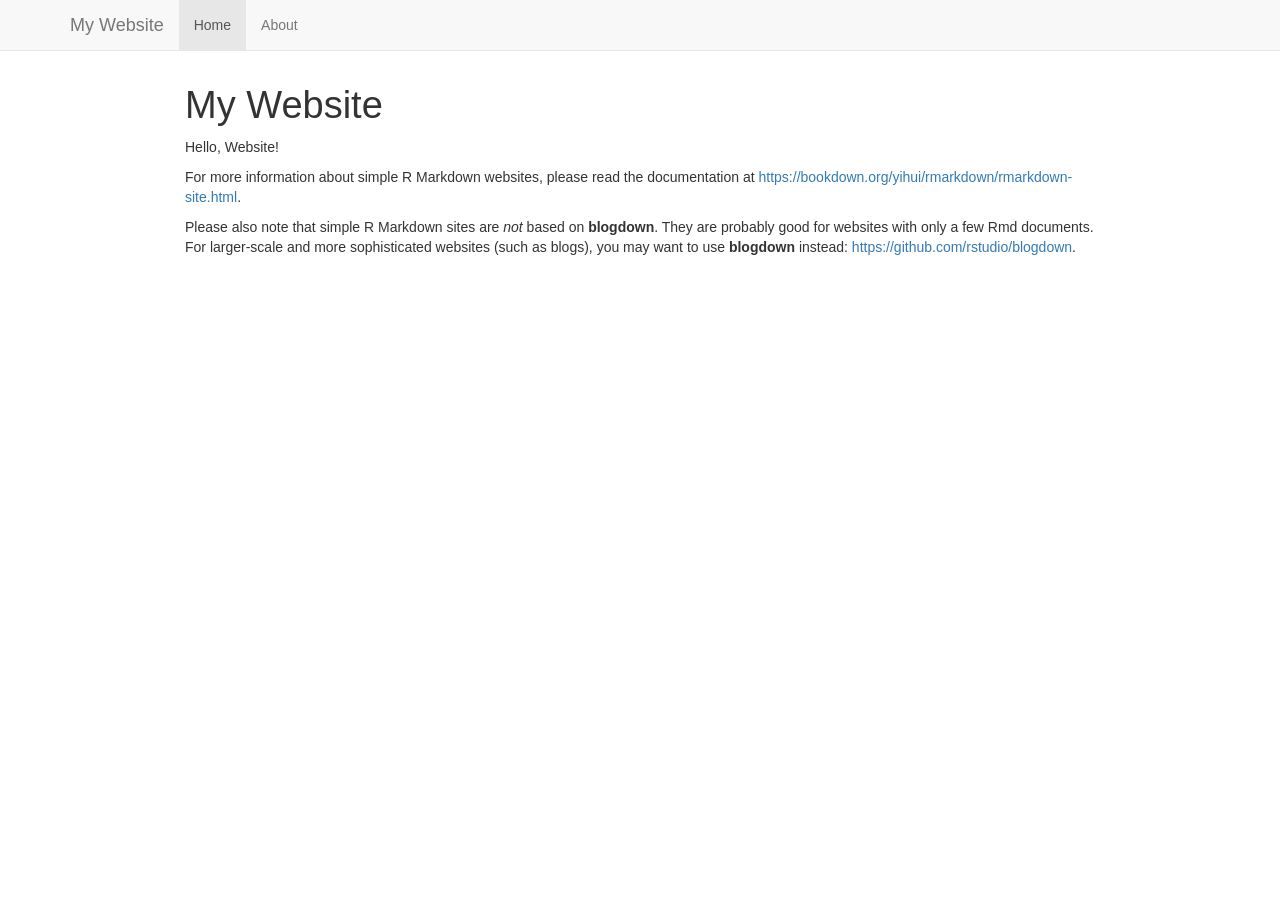
<file: _site/index.html>
<!DOCTYPE html>

<html>

<head>

<meta charset="utf-8" />
<meta name="generator" content="pandoc" />
<meta http-equiv="X-UA-Compatible" content="IE=EDGE" />




<title>My Website</title>

<script src="site_libs/header-attrs-2.29/header-attrs.js"></script>
<script src="site_libs/jquery-3.6.0/jquery-3.6.0.min.js"></script>
<meta name="viewport" content="width=device-width, initial-scale=1" />
<link href="site_libs/bootstrap-3.3.5/css/bootstrap.min.css" rel="stylesheet" />
<script src="site_libs/bootstrap-3.3.5/js/bootstrap.min.js"></script>
<script src="site_libs/bootstrap-3.3.5/shim/html5shiv.min.js"></script>
<script src="site_libs/bootstrap-3.3.5/shim/respond.min.js"></script>
<style>h1 {font-size: 34px;}
       h1.title {font-size: 38px;}
       h2 {font-size: 30px;}
       h3 {font-size: 24px;}
       h4 {font-size: 18px;}
       h5 {font-size: 16px;}
       h6 {font-size: 12px;}
       code {color: inherit; background-color: rgba(0, 0, 0, 0.04);}
       pre:not([class]) { background-color: white }</style>
<script src="site_libs/navigation-1.1/tabsets.js"></script>
<link href="site_libs/highlightjs-9.12.0/default.css" rel="stylesheet" />
<script src="site_libs/highlightjs-9.12.0/highlight.js"></script>

<style type="text/css">
  code{white-space: pre-wrap;}
  span.smallcaps{font-variant: small-caps;}
  span.underline{text-decoration: underline;}
  div.column{display: inline-block; vertical-align: top; width: 50%;}
  div.hanging-indent{margin-left: 1.5em; text-indent: -1.5em;}
  ul.task-list{list-style: none;}
    </style>

<style type="text/css">code{white-space: pre;}</style>
<script type="text/javascript">
if (window.hljs) {
  hljs.configure({languages: []});
  hljs.initHighlightingOnLoad();
  if (document.readyState && document.readyState === "complete") {
    window.setTimeout(function() { hljs.initHighlighting(); }, 0);
  }
}
</script>









<style type = "text/css">
.main-container {
  max-width: 940px;
  margin-left: auto;
  margin-right: auto;
}
img {
  max-width:100%;
}
.tabbed-pane {
  padding-top: 12px;
}
.html-widget {
  margin-bottom: 20px;
}
button.code-folding-btn:focus {
  outline: none;
}
summary {
  display: list-item;
}
details > summary > p:only-child {
  display: inline;
}
pre code {
  padding: 0;
}
</style>


<style type="text/css">
.dropdown-submenu {
  position: relative;
}
.dropdown-submenu>.dropdown-menu {
  top: 0;
  left: 100%;
  margin-top: -6px;
  margin-left: -1px;
  border-radius: 0 6px 6px 6px;
}
.dropdown-submenu:hover>.dropdown-menu {
  display: block;
}
.dropdown-submenu>a:after {
  display: block;
  content: " ";
  float: right;
  width: 0;
  height: 0;
  border-color: transparent;
  border-style: solid;
  border-width: 5px 0 5px 5px;
  border-left-color: #cccccc;
  margin-top: 5px;
  margin-right: -10px;
}
.dropdown-submenu:hover>a:after {
  border-left-color: #adb5bd;
}
.dropdown-submenu.pull-left {
  float: none;
}
.dropdown-submenu.pull-left>.dropdown-menu {
  left: -100%;
  margin-left: 10px;
  border-radius: 6px 0 6px 6px;
}
</style>

<script type="text/javascript">
// manage active state of menu based on current page
$(document).ready(function () {
  // active menu anchor
  href = window.location.pathname
  href = href.substr(href.lastIndexOf('/') + 1)
  if (href === "")
    href = "index.html";
  var menuAnchor = $('a[href="' + href + '"]');

  // mark the anchor link active (and if it's in a dropdown, also mark that active)
  var dropdown = menuAnchor.closest('li.dropdown');
  if (window.bootstrap) { // Bootstrap 4+
    menuAnchor.addClass('active');
    dropdown.find('> .dropdown-toggle').addClass('active');
  } else { // Bootstrap 3
    menuAnchor.parent().addClass('active');
    dropdown.addClass('active');
  }

  // Navbar adjustments
  var navHeight = $(".navbar").first().height() + 15;
  var style = document.createElement('style');
  var pt = "padding-top: " + navHeight + "px; ";
  var mt = "margin-top: -" + navHeight + "px; ";
  var css = "";
  // offset scroll position for anchor links (for fixed navbar)
  for (var i = 1; i <= 6; i++) {
    css += ".section h" + i + "{ " + pt + mt + "}\n";
  }
  style.innerHTML = "body {" + pt + "padding-bottom: 40px; }\n" + css;
  document.head.appendChild(style);
});
</script>

<!-- tabsets -->

<style type="text/css">
.tabset-dropdown > .nav-tabs {
  display: inline-table;
  max-height: 500px;
  min-height: 44px;
  overflow-y: auto;
  border: 1px solid #ddd;
  border-radius: 4px;
}

.tabset-dropdown > .nav-tabs > li.active:before, .tabset-dropdown > .nav-tabs.nav-tabs-open:before {
  content: "\e259";
  font-family: 'Glyphicons Halflings';
  display: inline-block;
  padding: 10px;
  border-right: 1px solid #ddd;
}

.tabset-dropdown > .nav-tabs.nav-tabs-open > li.active:before {
  content: "\e258";
  font-family: 'Glyphicons Halflings';
  border: none;
}

.tabset-dropdown > .nav-tabs > li.active {
  display: block;
}

.tabset-dropdown > .nav-tabs > li > a,
.tabset-dropdown > .nav-tabs > li > a:focus,
.tabset-dropdown > .nav-tabs > li > a:hover {
  border: none;
  display: inline-block;
  border-radius: 4px;
  background-color: transparent;
}

.tabset-dropdown > .nav-tabs.nav-tabs-open > li {
  display: block;
  float: none;
}

.tabset-dropdown > .nav-tabs > li {
  display: none;
}
</style>

<!-- code folding -->




</head>

<body>


<div class="container-fluid main-container">




<div class="navbar navbar-default  navbar-fixed-top" role="navigation">
  <div class="container">
    <div class="navbar-header">
      <button type="button" class="navbar-toggle collapsed" data-toggle="collapse" data-bs-toggle="collapse" data-target="#navbar" data-bs-target="#navbar">
        <span class="icon-bar"></span>
        <span class="icon-bar"></span>
        <span class="icon-bar"></span>
      </button>
      <a class="navbar-brand" href="index.html">My Website</a>
    </div>
    <div id="navbar" class="navbar-collapse collapse">
      <ul class="nav navbar-nav">
        <li>
  <a href="index.html">Home</a>
</li>
<li>
  <a href="about.html">About</a>
</li>
      </ul>
      <ul class="nav navbar-nav navbar-right">
        
      </ul>
    </div><!--/.nav-collapse -->
  </div><!--/.container -->
</div><!--/.navbar -->

<div id="header">



<h1 class="title toc-ignore">My Website</h1>

</div>


<p>Hello, Website!</p>
<p>For more information about simple R Markdown websites, please read
the documentation at <a
href="https://bookdown.org/yihui/rmarkdown/rmarkdown-site.html"
class="uri">https://bookdown.org/yihui/rmarkdown/rmarkdown-site.html</a>.</p>
<p>Please also note that simple R Markdown sites are <em>not</em> based
on <strong>blogdown</strong>. They are probably good for websites with
only a few Rmd documents. For larger-scale and more sophisticated
websites (such as blogs), you may want to use <strong>blogdown</strong>
instead: <a href="https://github.com/rstudio/blogdown"
class="uri">https://github.com/rstudio/blogdown</a>.</p>




</div>

<script>

// add bootstrap table styles to pandoc tables
function bootstrapStylePandocTables() {
  $('tr.odd').parent('tbody').parent('table').addClass('table table-condensed');
}
$(document).ready(function () {
  bootstrapStylePandocTables();
});


</script>

<!-- tabsets -->

<script>
$(document).ready(function () {
  window.buildTabsets("TOC");
});

$(document).ready(function () {
  $('.tabset-dropdown > .nav-tabs > li').click(function () {
    $(this).parent().toggleClass('nav-tabs-open');
  });
});
</script>

<!-- code folding -->


<!-- dynamically load mathjax for compatibility with self-contained -->
<script>
  (function () {
    var script = document.createElement("script");
    script.type = "text/javascript";
    script.src  = "https://mathjax.rstudio.com/latest/MathJax.js?config=TeX-AMS-MML_HTMLorMML";
    document.getElementsByTagName("head")[0].appendChild(script);
  })();
</script>

</body>
</html>
</file>
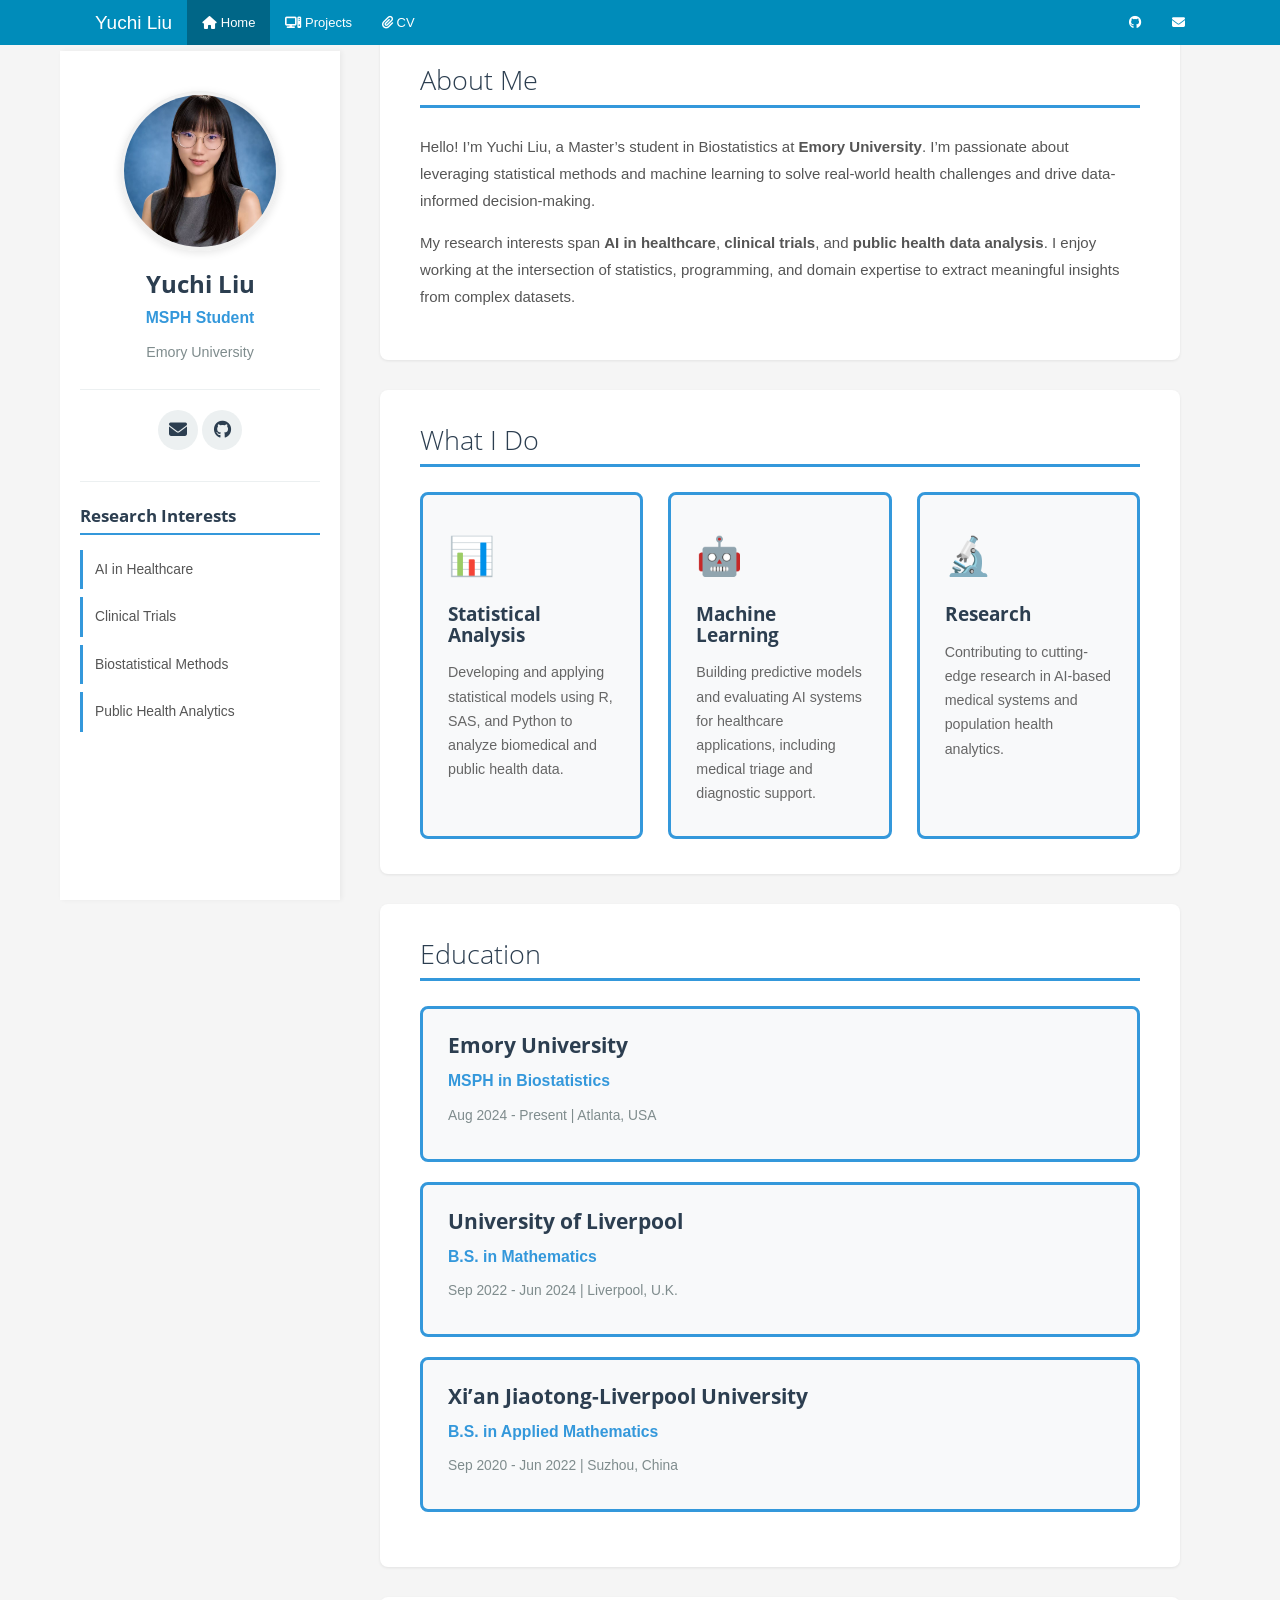
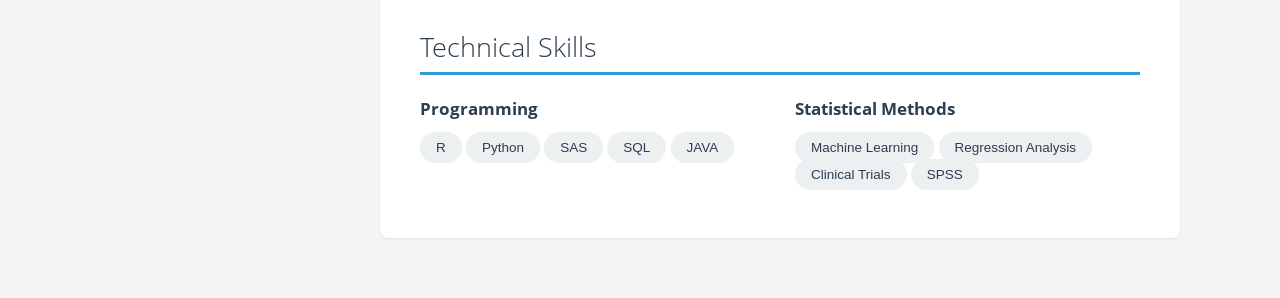
<file: docs/index.html>
<!DOCTYPE html>

<html>

<head>

<meta charset="utf-8" />
<meta name="generator" content="pandoc" />
<meta http-equiv="X-UA-Compatible" content="IE=EDGE" />




<title>Home</title>

<script src="site_libs/header-attrs-2.29/header-attrs.js"></script>
<script src="site_libs/jquery-3.6.0/jquery-3.6.0.min.js"></script>
<meta name="viewport" content="width=device-width, initial-scale=1" />
<link href="site_libs/bootstrap-3.3.5/css/yeti.min.css" rel="stylesheet" />
<script src="site_libs/bootstrap-3.3.5/js/bootstrap.min.js"></script>
<script src="site_libs/bootstrap-3.3.5/shim/html5shiv.min.js"></script>
<script src="site_libs/bootstrap-3.3.5/shim/respond.min.js"></script>
<style>h1 {font-size: 34px;}
       h1.title {font-size: 38px;}
       h2 {font-size: 30px;}
       h3 {font-size: 24px;}
       h4 {font-size: 18px;}
       h5 {font-size: 16px;}
       h6 {font-size: 12px;}
       code {color: inherit; background-color: rgba(0, 0, 0, 0.04);}
       pre:not([class]) { background-color: white }</style>
<script src="site_libs/navigation-1.1/tabsets.js"></script>
<link href="site_libs/highlightjs-9.12.0/default.css" rel="stylesheet" />
<script src="site_libs/highlightjs-9.12.0/highlight.js"></script>
<link href="site_libs/font-awesome-6.5.2/css/all.min.css" rel="stylesheet" />
<link href="site_libs/font-awesome-6.5.2/css/v4-shims.min.css" rel="stylesheet" />
<link rel="icon" type="image/png" href="images/favicon.ico"/>

<style type="text/css">
  code{white-space: pre-wrap;}
  span.smallcaps{font-variant: small-caps;}
  span.underline{text-decoration: underline;}
  div.column{display: inline-block; vertical-align: top; width: 50%;}
  div.hanging-indent{margin-left: 1.5em; text-indent: -1.5em;}
  ul.task-list{list-style: none;}
    </style>

<style type="text/css">code{white-space: pre;}</style>
<script type="text/javascript">
if (window.hljs) {
  hljs.configure({languages: []});
  hljs.initHighlightingOnLoad();
  if (document.readyState && document.readyState === "complete") {
    window.setTimeout(function() { hljs.initHighlighting(); }, 0);
  }
}
</script>






<link rel="stylesheet" href="style.css" type="text/css" />



<style type = "text/css">
.main-container {
  max-width: 940px;
  margin-left: auto;
  margin-right: auto;
}
img {
  max-width:100%;
}
.tabbed-pane {
  padding-top: 12px;
}
.html-widget {
  margin-bottom: 20px;
}
button.code-folding-btn:focus {
  outline: none;
}
summary {
  display: list-item;
}
details > summary > p:only-child {
  display: inline;
}
pre code {
  padding: 0;
}
</style>


<style type="text/css">
.dropdown-submenu {
  position: relative;
}
.dropdown-submenu>.dropdown-menu {
  top: 0;
  left: 100%;
  margin-top: -6px;
  margin-left: -1px;
  border-radius: 0 6px 6px 6px;
}
.dropdown-submenu:hover>.dropdown-menu {
  display: block;
}
.dropdown-submenu>a:after {
  display: block;
  content: " ";
  float: right;
  width: 0;
  height: 0;
  border-color: transparent;
  border-style: solid;
  border-width: 5px 0 5px 5px;
  border-left-color: #cccccc;
  margin-top: 5px;
  margin-right: -10px;
}
.dropdown-submenu:hover>a:after {
  border-left-color: #adb5bd;
}
.dropdown-submenu.pull-left {
  float: none;
}
.dropdown-submenu.pull-left>.dropdown-menu {
  left: -100%;
  margin-left: 10px;
  border-radius: 6px 0 6px 6px;
}
</style>

<script type="text/javascript">
// manage active state of menu based on current page
$(document).ready(function () {
  // active menu anchor
  href = window.location.pathname
  href = href.substr(href.lastIndexOf('/') + 1)
  if (href === "")
    href = "index.html";
  var menuAnchor = $('a[href="' + href + '"]');

  // mark the anchor link active (and if it's in a dropdown, also mark that active)
  var dropdown = menuAnchor.closest('li.dropdown');
  if (window.bootstrap) { // Bootstrap 4+
    menuAnchor.addClass('active');
    dropdown.find('> .dropdown-toggle').addClass('active');
  } else { // Bootstrap 3
    menuAnchor.parent().addClass('active');
    dropdown.addClass('active');
  }

  // Navbar adjustments
  var navHeight = $(".navbar").first().height() + 15;
  var style = document.createElement('style');
  var pt = "padding-top: " + navHeight + "px; ";
  var mt = "margin-top: -" + navHeight + "px; ";
  var css = "";
  // offset scroll position for anchor links (for fixed navbar)
  for (var i = 1; i <= 6; i++) {
    css += ".section h" + i + "{ " + pt + mt + "}\n";
  }
  style.innerHTML = "body {" + pt + "padding-bottom: 40px; }\n" + css;
  document.head.appendChild(style);
});
</script>

<!-- tabsets -->

<style type="text/css">
.tabset-dropdown > .nav-tabs {
  display: inline-table;
  max-height: 500px;
  min-height: 44px;
  overflow-y: auto;
  border: 1px solid #ddd;
  border-radius: 4px;
}

.tabset-dropdown > .nav-tabs > li.active:before, .tabset-dropdown > .nav-tabs.nav-tabs-open:before {
  content: "\e259";
  font-family: 'Glyphicons Halflings';
  display: inline-block;
  padding: 10px;
  border-right: 1px solid #ddd;
}

.tabset-dropdown > .nav-tabs.nav-tabs-open > li.active:before {
  content: "\e258";
  font-family: 'Glyphicons Halflings';
  border: none;
}

.tabset-dropdown > .nav-tabs > li.active {
  display: block;
}

.tabset-dropdown > .nav-tabs > li > a,
.tabset-dropdown > .nav-tabs > li > a:focus,
.tabset-dropdown > .nav-tabs > li > a:hover {
  border: none;
  display: inline-block;
  border-radius: 4px;
  background-color: transparent;
}

.tabset-dropdown > .nav-tabs.nav-tabs-open > li {
  display: block;
  float: none;
}

.tabset-dropdown > .nav-tabs > li {
  display: none;
}
</style>

<!-- code folding -->




</head>

<body>


<div class="container-fluid main-container">




<div class="navbar navbar-inverse  navbar-fixed-top" role="navigation">
  <div class="container">
    <div class="navbar-header">
      <button type="button" class="navbar-toggle collapsed" data-toggle="collapse" data-bs-toggle="collapse" data-target="#navbar" data-bs-target="#navbar">
        <span class="icon-bar"></span>
        <span class="icon-bar"></span>
        <span class="icon-bar"></span>
      </button>
      <a class="navbar-brand" href="index.html">Yuchi Liu</a>
    </div>
    <div id="navbar" class="navbar-collapse collapse">
      <ul class="nav navbar-nav">
        <li>
  <a href="index.html">
    <span class="fa fa-home"></span>
     
    Home
  </a>
</li>
<li>
  <a href="projects.html">
    <span class="fa fa-computer"></span>
     
    Projects
  </a>
</li>
<li>
  <a href="files/cv_full.pdf">
    <span class="fa fa-paperclip"></span>
     
    CV
  </a>
</li>
      </ul>
      <ul class="nav navbar-nav navbar-right">
        <li>
  <a href="https://github.com//yuchi-liu7">
    <span class="fa fa-github"></span>
     
  </a>
</li>
<li>
  <a href="mailto:yuchi.liu02@gmail.com">
    <span class="fa fa-envelope"></span>
     
  </a>
</li>
      </ul>
    </div><!--/.nav-collapse -->
  </div><!--/.container -->
</div><!--/.navbar -->

<div id="header">



<h1 class="title toc-ignore">Home</h1>

</div>


<div class="page-container">
<div class="sidebar">
<div class="profile-card">
<div class="profile-image">
<p><img src="images/profile.png" width="40%" style="display: block; margin: auto;" /></p>
</div>
<h2 class="profile-name">
Yuchi Liu
</h2>
<p class="profile-title">
MSPH Student
</p>
<p class="profile-affiliation">
Emory University
</p>
<div class="contact-links">
<p><a href="mailto:yuchi.liu02@gmail.com"
title="Email"><i class="fa fa-envelope"></i></a> <a
href="https://github.com/yuchi-liu7" target="_blank"
title="GitHub"><i class="fa fa-github"></i></a></p>
</div>
<div id="research-interests" class="section level3 research-interests">
<h3>Research Interests</h3>
<ul>
<li>AI in Healthcare</li>
<li>Clinical Trials</li>
<li>Biostatistical Methods</li>
<li>Public Health Analytics</li>
</ul>
</div>
</div>
</div>
<div class="main-content">
<div id="about-me" class="section level2 content-section">
<h2>About Me</h2>
<p>Hello! I’m Yuchi Liu, a Master’s student in Biostatistics at
<strong>Emory University</strong>. I’m passionate about leveraging
statistical methods and machine learning to solve real-world health
challenges and drive data-informed decision-making.</p>
<p>My research interests span <strong>AI in healthcare</strong>,
<strong>clinical trials</strong>, and <strong>public health data
analysis</strong>. I enjoy working at the intersection of statistics,
programming, and domain expertise to extract meaningful insights from
complex datasets.</p>
</div>
<div id="what-i-do" class="section level2 content-section">
<h2>What I Do</h2>
<div class="highlights-grid">
<div class="highlight-item">
<div class="highlight-icon">
📊
</div>
<div id="statistical-analysis" class="section level3">
<h3>Statistical Analysis</h3>
<p>Developing and applying statistical models using R, SAS, and Python
to analyze biomedical and public health data.</p>
</div>
</div>
<div class="highlight-item">
<div class="highlight-icon">
🤖
</div>
<div id="machine-learning" class="section level3">
<h3>Machine Learning</h3>
<p>Building predictive models and evaluating AI systems for healthcare
applications, including medical triage and diagnostic support.</p>
</div>
</div>
<div class="highlight-item">
<div class="highlight-icon">
🔬
</div>
<div id="research" class="section level3">
<h3>Research</h3>
<p>Contributing to cutting-edge research in AI-based medical systems and
population health analytics.</p>
</div>
</div>
</div>
</div>
<div id="education" class="section level2 content-section">
<h2>Education</h2>
<div class="education-list">
<div id="emory-university" class="section level3 education-item">
<h3>Emory University</h3>
<p class="degree">
MSPH in Biostatistics
</p>
<p class="date">
Aug 2024 - Present | Atlanta, USA
</p>
</div>
<div id="university-of-liverpool" class="section level3 education-item">
<h3>University of Liverpool</h3>
<p class="degree">
B.S. in Mathematics
</p>
<p class="date">
Sep 2022 - Jun 2024 | Liverpool, U.K.
</p>
</div>
<div id="xian-jiaotong-liverpool-university"
class="section level3 education-item">
<h3>Xi’an Jiaotong-Liverpool University</h3>
<p class="degree">
B.S. in Applied Mathematics
</p>
<p class="date">
Sep 2020 - Jun 2022 | Suzhou, China
</p>
</div>
</div>
</div>
<div id="technical-skills" class="section level2 content-section">
<h2>Technical Skills</h2>
<div class="skills-grid">
<div id="programming" class="section level4 skill-category">
<h4>Programming</h4>
<div class="skill-tags">
<p><span class="skill-tag">R</span> <span
class="skill-tag">Python</span> <span class="skill-tag">SAS</span> <span
class="skill-tag">SQL</span> <span class="skill-tag">JAVA</span></p>
</div>
</div>
<div id="statistical-methods" class="section level4 skill-category">
<h4>Statistical Methods</h4>
<div class="skill-tags">
<p><span class="skill-tag">Machine Learning</span> <span
class="skill-tag">Regression Analysis</span> <span
class="skill-tag">Clinical Trials</span> <span
class="skill-tag">SPSS</span></p>
</div>
</div>
</div>
</div>
</div>
</div>




</div>

<script>

// add bootstrap table styles to pandoc tables
function bootstrapStylePandocTables() {
  $('tr.odd').parent('tbody').parent('table').addClass('table table-condensed');
}
$(document).ready(function () {
  bootstrapStylePandocTables();
});


</script>

<!-- tabsets -->

<script>
$(document).ready(function () {
  window.buildTabsets("TOC");
});

$(document).ready(function () {
  $('.tabset-dropdown > .nav-tabs > li').click(function () {
    $(this).parent().toggleClass('nav-tabs-open');
  });
});
</script>

<!-- code folding -->


<!-- dynamically load mathjax for compatibility with self-contained -->
<script>
  (function () {
    var script = document.createElement("script");
    script.type = "text/javascript";
    script.src  = "https://mathjax.rstudio.com/latest/MathJax.js?config=TeX-AMS-MML_HTMLorMML";
    document.getElementsByTagName("head")[0].appendChild(script);
  })();
</script>

</body>
</html>
</file>
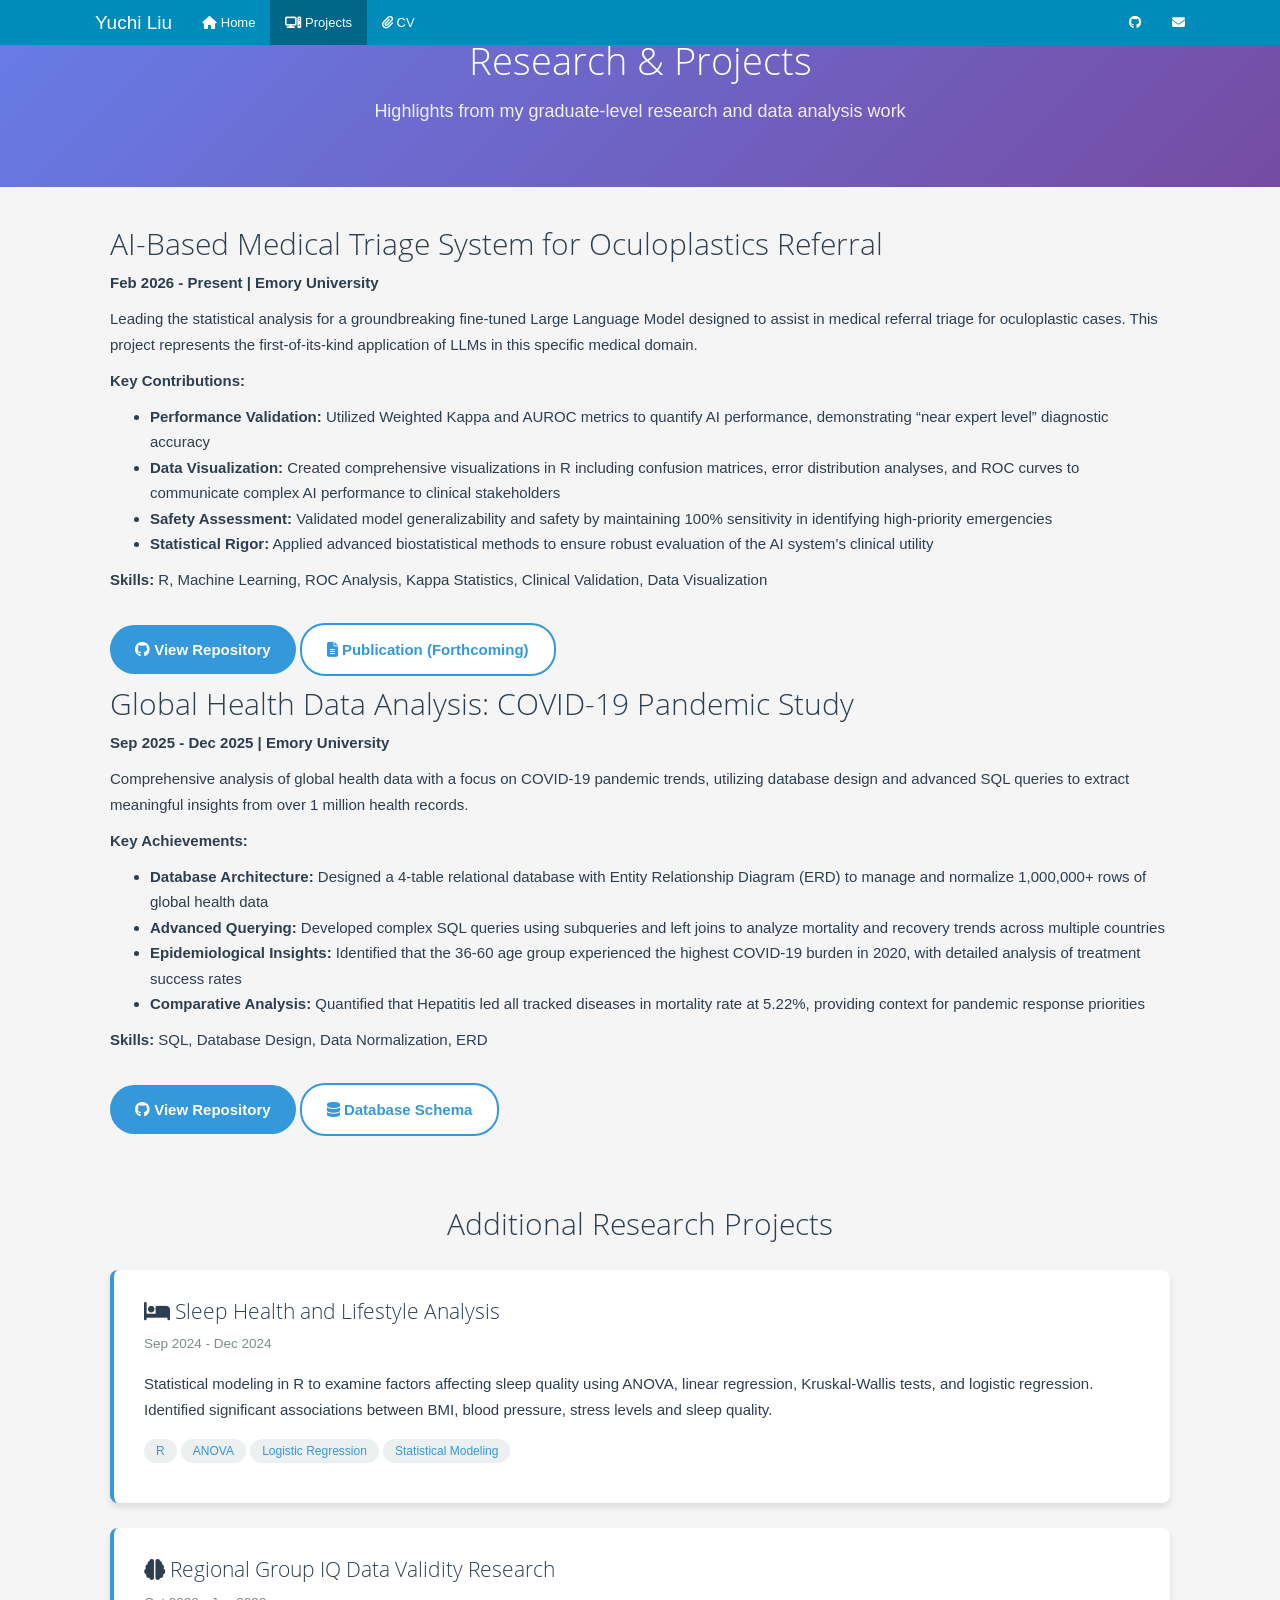
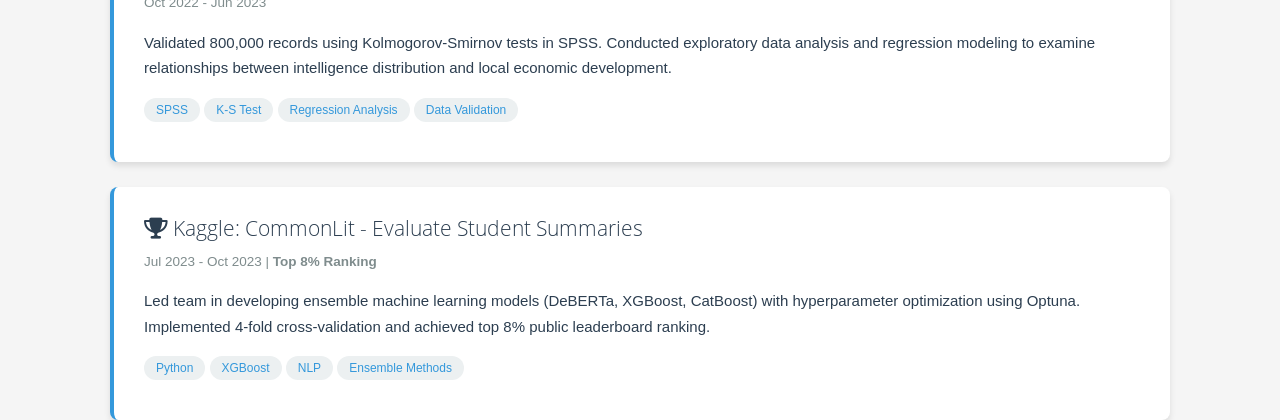
<file: docs/projects.html>
<!DOCTYPE html>

<html>

<head>

<meta charset="utf-8" />
<meta name="generator" content="pandoc" />
<meta http-equiv="X-UA-Compatible" content="IE=EDGE" />




<title>Projects</title>

<script src="site_libs/header-attrs-2.29/header-attrs.js"></script>
<script src="site_libs/jquery-3.6.0/jquery-3.6.0.min.js"></script>
<meta name="viewport" content="width=device-width, initial-scale=1" />
<link href="site_libs/bootstrap-3.3.5/css/yeti.min.css" rel="stylesheet" />
<script src="site_libs/bootstrap-3.3.5/js/bootstrap.min.js"></script>
<script src="site_libs/bootstrap-3.3.5/shim/html5shiv.min.js"></script>
<script src="site_libs/bootstrap-3.3.5/shim/respond.min.js"></script>
<style>h1 {font-size: 34px;}
       h1.title {font-size: 38px;}
       h2 {font-size: 30px;}
       h3 {font-size: 24px;}
       h4 {font-size: 18px;}
       h5 {font-size: 16px;}
       h6 {font-size: 12px;}
       code {color: inherit; background-color: rgba(0, 0, 0, 0.04);}
       pre:not([class]) { background-color: white }</style>
<script src="site_libs/navigation-1.1/tabsets.js"></script>
<link href="site_libs/highlightjs-9.12.0/default.css" rel="stylesheet" />
<script src="site_libs/highlightjs-9.12.0/highlight.js"></script>
<link href="site_libs/font-awesome-6.5.2/css/all.min.css" rel="stylesheet" />
<link href="site_libs/font-awesome-6.5.2/css/v4-shims.min.css" rel="stylesheet" />
<link rel="icon" type="image/png" href="images/favicon.ico"/>

<style type="text/css">
  code{white-space: pre-wrap;}
  span.smallcaps{font-variant: small-caps;}
  span.underline{text-decoration: underline;}
  div.column{display: inline-block; vertical-align: top; width: 50%;}
  div.hanging-indent{margin-left: 1.5em; text-indent: -1.5em;}
  ul.task-list{list-style: none;}
    </style>

<style type="text/css">code{white-space: pre;}</style>
<script type="text/javascript">
if (window.hljs) {
  hljs.configure({languages: []});
  hljs.initHighlightingOnLoad();
  if (document.readyState && document.readyState === "complete") {
    window.setTimeout(function() { hljs.initHighlighting(); }, 0);
  }
}
</script>






<link rel="stylesheet" href="style.css" type="text/css" />



<style type = "text/css">
.main-container {
  max-width: 940px;
  margin-left: auto;
  margin-right: auto;
}
img {
  max-width:100%;
}
.tabbed-pane {
  padding-top: 12px;
}
.html-widget {
  margin-bottom: 20px;
}
button.code-folding-btn:focus {
  outline: none;
}
summary {
  display: list-item;
}
details > summary > p:only-child {
  display: inline;
}
pre code {
  padding: 0;
}
</style>


<style type="text/css">
.dropdown-submenu {
  position: relative;
}
.dropdown-submenu>.dropdown-menu {
  top: 0;
  left: 100%;
  margin-top: -6px;
  margin-left: -1px;
  border-radius: 0 6px 6px 6px;
}
.dropdown-submenu:hover>.dropdown-menu {
  display: block;
}
.dropdown-submenu>a:after {
  display: block;
  content: " ";
  float: right;
  width: 0;
  height: 0;
  border-color: transparent;
  border-style: solid;
  border-width: 5px 0 5px 5px;
  border-left-color: #cccccc;
  margin-top: 5px;
  margin-right: -10px;
}
.dropdown-submenu:hover>a:after {
  border-left-color: #adb5bd;
}
.dropdown-submenu.pull-left {
  float: none;
}
.dropdown-submenu.pull-left>.dropdown-menu {
  left: -100%;
  margin-left: 10px;
  border-radius: 6px 0 6px 6px;
}
</style>

<script type="text/javascript">
// manage active state of menu based on current page
$(document).ready(function () {
  // active menu anchor
  href = window.location.pathname
  href = href.substr(href.lastIndexOf('/') + 1)
  if (href === "")
    href = "index.html";
  var menuAnchor = $('a[href="' + href + '"]');

  // mark the anchor link active (and if it's in a dropdown, also mark that active)
  var dropdown = menuAnchor.closest('li.dropdown');
  if (window.bootstrap) { // Bootstrap 4+
    menuAnchor.addClass('active');
    dropdown.find('> .dropdown-toggle').addClass('active');
  } else { // Bootstrap 3
    menuAnchor.parent().addClass('active');
    dropdown.addClass('active');
  }

  // Navbar adjustments
  var navHeight = $(".navbar").first().height() + 15;
  var style = document.createElement('style');
  var pt = "padding-top: " + navHeight + "px; ";
  var mt = "margin-top: -" + navHeight + "px; ";
  var css = "";
  // offset scroll position for anchor links (for fixed navbar)
  for (var i = 1; i <= 6; i++) {
    css += ".section h" + i + "{ " + pt + mt + "}\n";
  }
  style.innerHTML = "body {" + pt + "padding-bottom: 40px; }\n" + css;
  document.head.appendChild(style);
});
</script>

<!-- tabsets -->

<style type="text/css">
.tabset-dropdown > .nav-tabs {
  display: inline-table;
  max-height: 500px;
  min-height: 44px;
  overflow-y: auto;
  border: 1px solid #ddd;
  border-radius: 4px;
}

.tabset-dropdown > .nav-tabs > li.active:before, .tabset-dropdown > .nav-tabs.nav-tabs-open:before {
  content: "\e259";
  font-family: 'Glyphicons Halflings';
  display: inline-block;
  padding: 10px;
  border-right: 1px solid #ddd;
}

.tabset-dropdown > .nav-tabs.nav-tabs-open > li.active:before {
  content: "\e258";
  font-family: 'Glyphicons Halflings';
  border: none;
}

.tabset-dropdown > .nav-tabs > li.active {
  display: block;
}

.tabset-dropdown > .nav-tabs > li > a,
.tabset-dropdown > .nav-tabs > li > a:focus,
.tabset-dropdown > .nav-tabs > li > a:hover {
  border: none;
  display: inline-block;
  border-radius: 4px;
  background-color: transparent;
}

.tabset-dropdown > .nav-tabs.nav-tabs-open > li {
  display: block;
  float: none;
}

.tabset-dropdown > .nav-tabs > li {
  display: none;
}
</style>

<!-- code folding -->




</head>

<body>


<div class="container-fluid main-container">




<div class="navbar navbar-inverse  navbar-fixed-top" role="navigation">
  <div class="container">
    <div class="navbar-header">
      <button type="button" class="navbar-toggle collapsed" data-toggle="collapse" data-bs-toggle="collapse" data-target="#navbar" data-bs-target="#navbar">
        <span class="icon-bar"></span>
        <span class="icon-bar"></span>
        <span class="icon-bar"></span>
      </button>
      <a class="navbar-brand" href="index.html">Yuchi Liu</a>
    </div>
    <div id="navbar" class="navbar-collapse collapse">
      <ul class="nav navbar-nav">
        <li>
  <a href="index.html">
    <span class="fa fa-home"></span>
     
    Home
  </a>
</li>
<li>
  <a href="projects.html">
    <span class="fa fa-computer"></span>
     
    Projects
  </a>
</li>
<li>
  <a href="files/cv_full.pdf">
    <span class="fa fa-paperclip"></span>
     
    CV
  </a>
</li>
      </ul>
      <ul class="nav navbar-nav navbar-right">
        <li>
  <a href="https://github.com//yuchi-liu7">
    <span class="fa fa-github"></span>
     
  </a>
</li>
<li>
  <a href="mailto:yuchi.liu02@gmail.com">
    <span class="fa fa-envelope"></span>
     
  </a>
</li>
      </ul>
    </div><!--/.nav-collapse -->
  </div><!--/.container -->
</div><!--/.navbar -->

<div id="header">



<h1 class="title toc-ignore">Projects</h1>

</div>


<div class="projects-header">
<h1>
Research &amp; Projects
</h1>
<p class="projects-subtitle">
Highlights from my graduate-level research and data analysis work
</p>
</div>
<div id="ai-based-medical-triage-system-for-oculoplastics-referral"
class="section level2 projects-container">
<h2>AI-Based Medical Triage System for Oculoplastics Referral</h2>
<p><strong>Feb 2026 - Present | Emory University</strong></p>
<p>Leading the statistical analysis for a groundbreaking fine-tuned
Large Language Model designed to assist in medical referral triage for
oculoplastic cases. This project represents the first-of-its-kind
application of LLMs in this specific medical domain.</p>
<p><strong>Key Contributions:</strong></p>
<ul>
<li><strong>Performance Validation:</strong> Utilized Weighted Kappa and
AUROC metrics to quantify AI performance, demonstrating “near expert
level” diagnostic accuracy</li>
<li><strong>Data Visualization:</strong> Created comprehensive
visualizations in R including confusion matrices, error distribution
analyses, and ROC curves to communicate complex AI performance to
clinical stakeholders</li>
<li><strong>Safety Assessment:</strong> Validated model generalizability
and safety by maintaining 100% sensitivity in identifying high-priority
emergencies</li>
<li><strong>Statistical Rigor:</strong> Applied advanced biostatistical
methods to ensure robust evaluation of the AI system’s clinical
utility</li>
</ul>
<p><strong>Skills:</strong> R, Machine Learning, ROC Analysis, Kappa
Statistics, Clinical Validation, Data Visualization</p>
<div class="project-links">
<p><a href="https://github.com/yuchi-liu7" class="btn-project"
target="_blank"><i class="fa fa-github"></i> View Repository</a> <a
href="#" class="btn-project-secondary"><i class="fa fa-file-text"></i>
Publication (Forthcoming)</a></p>
</div>
</div>
<div class="projects-container">
<div id="global-health-data-analysis-covid-19-pandemic-study"
class="section level2">
<h2>Global Health Data Analysis: COVID-19 Pandemic Study</h2>
<p><strong>Sep 2025 - Dec 2025 | Emory University</strong></p>
<p>Comprehensive analysis of global health data with a focus on COVID-19
pandemic trends, utilizing database design and advanced SQL queries to
extract meaningful insights from over 1 million health records.</p>
<p><strong>Key Achievements:</strong></p>
<ul>
<li><strong>Database Architecture:</strong> Designed a 4-table
relational database with Entity Relationship Diagram (ERD) to manage and
normalize 1,000,000+ rows of global health data</li>
<li><strong>Advanced Querying:</strong> Developed complex SQL queries
using subqueries and left joins to analyze mortality and recovery trends
across multiple countries</li>
<li><strong>Epidemiological Insights:</strong> Identified that the 36-60
age group experienced the highest COVID-19 burden in 2020, with detailed
analysis of treatment success rates</li>
<li><strong>Comparative Analysis:</strong> Quantified that Hepatitis led
all tracked diseases in mortality rate at 5.22%, providing context for
pandemic response priorities</li>
</ul>
<p><strong>Skills:</strong> SQL, Database Design, Data Normalization,
ERD</p>
<div class="project-links">
<p><a href="https://github.com/yuchi-liu7" class="btn-project"
target="_blank"><i class="fa fa-github"></i> View Repository</a> <a
href="https://www.kaggle.com/datasets/uom190346a/sleep-health-and-lifestyle-dataset"
class="btn-project-secondary"><i class="fa fa-database"></i> Database
Schema</a></p>
</div>
</div>
<div id="additional-research-projects"
class="section level2 additional-projects">
<h2>Additional Research Projects</h2>
<div class="project-list">
<div id="sleep-health-and-lifestyle-analysis"
class="section level3 project-item">
<h3><i class="fa fa-bed"></i> Sleep Health and Lifestyle Analysis</h3>
<p class="project-date">
Sep 2024 - Dec 2024
</p>
<p>Statistical modeling in R to examine factors affecting sleep quality
using ANOVA, linear regression, Kruskal-Wallis tests, and logistic
regression. Identified significant associations between BMI, blood
pressure, stress levels and sleep quality.</p>
<div class="mini-tech-stack">
<p><span class="mini-tag">R</span> <span class="mini-tag">ANOVA</span>
<span class="mini-tag">Logistic Regression</span> <span
class="mini-tag">Statistical Modeling</span></p>
</div>
</div>
<div id="regional-group-iq-data-validity-research"
class="section level3 project-item">
<h3><i class="fa fa-brain"></i> Regional Group IQ Data Validity
Research</h3>
<p class="project-date">
Oct 2022 - Jun 2023
</p>
<p>Validated 800,000 records using Kolmogorov-Smirnov tests in SPSS.
Conducted exploratory data analysis and regression modeling to examine
relationships between intelligence distribution and local economic
development.</p>
<div class="mini-tech-stack">
<p><span class="mini-tag">SPSS</span> <span class="mini-tag">K-S
Test</span> <span class="mini-tag">Regression Analysis</span> <span
class="mini-tag">Data Validation</span></p>
</div>
</div>
<div id="kaggle-commonlit---evaluate-student-summaries"
class="section level3 project-item">
<h3><i class="fa fa-trophy"></i> Kaggle: CommonLit - Evaluate Student
Summaries</h3>
<p class="project-date">
Jul 2023 - Oct 2023 | <strong>Top 8% Ranking</strong>
</p>
<p>Led team in developing ensemble machine learning models (DeBERTa,
XGBoost, CatBoost) with hyperparameter optimization using Optuna.
Implemented 4-fold cross-validation and achieved top 8% public
leaderboard ranking.</p>
<div class="mini-tech-stack">
<p><span class="mini-tag">Python</span> <span
class="mini-tag">XGBoost</span> <span class="mini-tag">NLP</span> <span
class="mini-tag">Ensemble Methods</span></p>
</div>
</div>
</div>
</div>
</div>




</div>

<script>

// add bootstrap table styles to pandoc tables
function bootstrapStylePandocTables() {
  $('tr.odd').parent('tbody').parent('table').addClass('table table-condensed');
}
$(document).ready(function () {
  bootstrapStylePandocTables();
});


</script>

<!-- tabsets -->

<script>
$(document).ready(function () {
  window.buildTabsets("TOC");
});

$(document).ready(function () {
  $('.tabset-dropdown > .nav-tabs > li').click(function () {
    $(this).parent().toggleClass('nav-tabs-open');
  });
});
</script>

<!-- code folding -->


<!-- dynamically load mathjax for compatibility with self-contained -->
<script>
  (function () {
    var script = document.createElement("script");
    script.type = "text/javascript";
    script.src  = "https://mathjax.rstudio.com/latest/MathJax.js?config=TeX-AMS-MML_HTMLorMML";
    document.getElementsByTagName("head")[0].appendChild(script);
  })();
</script>

</body>
</html>
</file>
<file: _site/site_libs/highlightjs-9.12.0/default.css>
.hljs-literal {
  color: #990073;
}

.hljs-number {
  color: #099;
}

.hljs-comment {
  color: #998;
  font-style: italic;
}

.hljs-keyword {
  color: #900;
  font-weight: bold;
}

.hljs-string {
  color: #d14;
}
</file>
<file: docs/site_libs/highlightjs-9.12.0/default.css>
.hljs-literal {
  color: #990073;
}

.hljs-number {
  color: #099;
}

.hljs-comment {
  color: #998;
  font-style: italic;
}

.hljs-keyword {
  color: #900;
  font-weight: bold;
}

.hljs-string {
  color: #d14;
}
</file>
<file: docs/style.css>
:root {
  --primary-color: #2c3e50;
  --secondary-color: #3498db;
  --accent-color: #e74c3c;
  --light-bg: #ecf0f1;
  --dark-text: #2c3e50;
  --light-text: #7f8c8d;
  --card-shadow: 0 4px 6px rgba(0, 0, 0, 0.1);
  --card-shadow-hover: 0 8px 15px rgba(0, 0, 0, 0.15);
}

* {
  box-sizing: border-box;
}

body {
  font-family: 'Segoe UI', Tahoma, Geneva, Verdana, sans-serif;
  line-height: 1.7;
  color: var(--dark-text);
  margin: 0;
  padding: 0;
}

a {
  color: var(--secondary-color);
  text-decoration: none;
  transition: color 0.3s ease;
}

a:hover {
  color: var(--accent-color);
  text-decoration: underline;
}


.hero-section {
  background: linear-gradient(135deg, #667eea 0%, #764ba2 100%);
  color: white;
  padding: 80px 20px;
  text-align: center;
  margin: -20px -15px 40px -15px;
  box-shadow: 0 4px 6px rgba(0, 0, 0, 0.1);
}

.hero-title {
  font-size: 3em;
  margin: 0;
  font-weight: 700;
  text-shadow: 2px 2px 4px rgba(0, 0, 0, 0.2);
}

.hero-subtitle {
  font-size: 1.3em;
  margin: 10px 0 0 0;
  font-weight: 300;
  opacity: 0.95;
}


.intro-section {
  max-width: 800px;
  margin: 40px auto;
  padding: 0 20px;
}

.intro-card {
  background: white;
  padding: 40px;
  border-radius: 10px;
  box-shadow: var(--card-shadow);
  border-left: 5px solid var(--secondary-color);
}

.intro-card h2 {
  color: var(--primary-color);
  margin-top: 0;
}


.highlights-section {
  max-width: 1200px;
  margin: 60px auto;
  padding: 0 20px;
}

.section-title {
  text-align: center;
  color: var(--primary-color);
  font-size: 2.2em;
  margin-bottom: 40px;
  position: relative;
  padding-bottom: 15px;
}

.section-title::after {
  content: '';
  position: absolute;
  bottom: 0;
  left: 50%;
  transform: translateX(-50%);
  width: 80px;
  height: 4px;
  background: linear-gradient(90deg, var(--secondary-color), var(--accent-color));
  border-radius: 2px;
}

.card-container {
  display: grid;
  grid-template-columns: repeat(auto-fit, minmax(280px, 1fr));
  gap: 30px;
  margin-top: 40px;
}

.highlight-card {
  background: white;
  padding: 35px 25px;
  border-radius: 12px;
  box-shadow: var(--card-shadow);
  transition: transform 0.3s ease, box-shadow 0.3s ease;
  text-align: center;
  border-top: 4px solid var(--secondary-color);
}

.highlight-card:hover {
  transform: translateY(-8px);
  box-shadow: var(--card-shadow-hover);
}

.card-icon {
  font-size: 3em;
  margin-bottom: 15px;
}

.highlight-card h3 {
  color: var(--primary-color);
  margin: 15px 0;
}


.education-section {
  max-width: 900px;
  margin: 60px auto;
  padding: 0 20px;
}

.timeline {
  position: relative;
  padding-left: 40px;
  margin-top: 30px;
}

.timeline::before {
  content: '';
  position: absolute;
  left: 10px;
  top: 0;
  bottom: 0;
  width: 3px;
  background: linear-gradient(180deg, var(--secondary-color), var(--accent-color));
}

.timeline-item {
  position: relative;
  margin-bottom: 40px;
}

.timeline-marker {
  position: absolute;
  left: -35px;
  top: 5px;
  width: 20px;
  height: 20px;
  border-radius: 50%;
  background: var(--secondary-color);
  border: 4px solid white;
  box-shadow: 0 0 0 3px var(--secondary-color);
}

.timeline-content {
  background: white;
  padding: 25px;
  border-radius: 8px;
  box-shadow: var(--card-shadow);
  transition: transform 0.3s ease;
}

.timeline-content:hover {
  transform: translateX(5px);
}

.timeline-content h3 {
  color: var(--primary-color);
  margin: 0 0 10px 0;
  font-size: 1.3em;
}

.degree {
  color: var(--secondary-color);
  font-weight: 600;
  margin: 5px 0;
}

.date {
  color: var(--light-text);
  font-size: 0.9em;
  margin: 5px 0;
}


.skills-section {
  max-width: 1000px;
  margin: 60px auto;
  padding: 40px 20px;
  background: var(--light-bg);
  border-radius: 12px;
}

.skills-grid {
  display: grid;
  grid-template-columns: repeat(auto-fit, minmax(250px, 1fr));
  gap: 30px;
  margin-top: 30px;
}

.skill-category h4 {
  color: var(--primary-color);
  margin-bottom: 15px;
  font-size: 1.2em;
}

.skill-tags {
  display: flex;
  flex-wrap: wrap;
  gap: 10px;
}

.tag {
  background: white;
  color: var(--secondary-color);
  padding: 8px 16px;
  border-radius: 20px;
  font-size: 0.9em;
  font-weight: 500;
  box-shadow: 0 2px 4px rgba(0, 0, 0, 0.1);
  transition: all 0.3s ease;
}

.tag:hover {
  background: var(--secondary-color);
  color: white;
  transform: scale(1.05);
}


.contact-section {
  text-align: center;
  max-width: 800px;
  margin: 60px auto;
  padding: 50px 20px;
  background: linear-gradient(135deg, #667eea 0%, #764ba2 100%);
  color: white;
  border-radius: 12px;
  box-shadow: var(--card-shadow-hover);
}

.contact-section h2 {
  margin-top: 0;
  font-size: 2em;
}

.contact-buttons {
  display: flex;
  justify-content: center;
  gap: 20px;
  flex-wrap: wrap;
  margin-top: 30px;
}

.btn-contact {
  background: white;
  color: #667eea;
  padding: 12px 30px;
  border-radius: 25px;
  font-weight: 600;
  text-decoration: none;
  transition: all 0.3s ease;
  box-shadow: 0 4px 6px rgba(0, 0, 0, 0.1);
}

.btn-contact:hover {
  transform: translateY(-3px);
  box-shadow: 0 6px 12px rgba(0, 0, 0, 0.15);
  text-decoration: none;
}


.cv-header {
  text-align: center;
  padding: 40px 20px;
  background: linear-gradient(135deg, #667eea 0%, #764ba2 100%);
  color: white;
  margin: -20px -15px 30px -15px;
  border-radius: 0 0 12px 12px;
}

.cv-subtitle {
  font-size: 1.1em;
  margin: 10px 0 20px 0;
  opacity: 0.9;
}

.btn-download {
  display: inline-block;
  background: white;
  color: #667eea;
  padding: 12px 30px;
  border-radius: 25px;
  font-weight: 600;
  text-decoration: none;
  transition: all 0.3s ease;
  margin-top: 10px;
}

.btn-download:hover {
  transform: scale(1.05);
  box-shadow: 0 6px 12px rgba(0, 0, 0, 0.2);
  text-decoration: none;
}

.cv-embed-container {
  max-width: 900px;
  margin: 30px auto;
  padding: 0 20px;
  box-shadow: var(--card-shadow-hover);
  border-radius: 8px;
  overflow: hidden;
}

.cv-fallback {
  text-align: center;
  margin: 20px 0;
  color: var(--light-text);
}


.projects-header {
  text-align: center;
  padding: 60px 20px;
  background: linear-gradient(135deg, #667eea 0%, #764ba2 100%);
  color: white;
  margin: -20px -15px 40px -15px;
}

.projects-header h1 {
  margin: 0;
  font-size: 2.5em;
}

.projects-subtitle {
  font-size: 1.2em;
  margin: 15px 0 0 0;
  opacity: 0.9;
}

.projects-container {
  max-width: 1100px;
  margin: 0 auto;
  padding: 0 20px;
}

.project-card {
  background: white;
  border-radius: 12px;
  box-shadow: var(--card-shadow);
  padding: 40px;
  margin-bottom: 40px;
  transition: all 0.3s ease;
  border-left: 6px solid var(--secondary-color);
}

.project-card:hover {
  box-shadow: var(--card-shadow-hover);
  transform: translateX(5px);
}

.project-card.featured {
  border-left-color: var(--accent-color);
}

.project-header {
  display: flex;
  justify-content: space-between;
  align-items: flex-start;
  flex-wrap: wrap;
  gap: 15px;
  margin-bottom: 20px;
}

.project-header h2 {
  color: var(--primary-color);
  margin: 0;
  font-size: 1.8em;
}

.project-badge {
  background: linear-gradient(135deg, #667eea 0%, #764ba2 100%);
  color: white;
  padding: 6px 16px;
  border-radius: 20px;
  font-size: 0.85em;
  font-weight: 600;
  white-space: nowrap;
}

.project-meta {
  display: flex;
  gap: 25px;
  flex-wrap: wrap;
  margin-bottom: 20px;
  color: var(--light-text);
}

.meta-item i {
  margin-right: 5px;
  color: var(--secondary-color);
}

.project-description h3 {
  color: var(--primary-color);
  margin-top: 30px;
  margin-bottom: 15px;
  font-size: 1.3em;
}

.project-description ul {
  line-height: 1.8;
}

.project-description ul li {
  margin-bottom: 12px;
}

.tech-stack {
  display: flex;
  flex-wrap: wrap;
  gap: 10px;
  margin: 20px 0;
}

.tech-tag {
  background: var(--light-bg);
  color: var(--secondary-color);
  padding: 8px 16px;
  border-radius: 20px;
  font-size: 0.85em;
  font-weight: 600;
  border: 2px solid var(--secondary-color);
  transition: all 0.3s ease;
}

.tech-tag:hover {
  background: var(--secondary-color);
  color: white;
}

.impact-text {
  background: #f8f9fa;
  padding: 20px;
  border-left: 4px solid var(--accent-color);
  border-radius: 4px;
  font-style: italic;
  margin: 20px 0;
}

.project-links {
  display: flex;
  gap: 15px;
  flex-wrap: wrap;
  margin-top: 30px;
}

.btn-project {
  background: var(--secondary-color);
  color: white;
  padding: 12px 25px;
  border-radius: 25px;
  font-weight: 600;
  text-decoration: none;
  transition: all 0.3s ease;
  display: inline-block;
}

.btn-project:hover {
  background: var(--primary-color);
  transform: translateY(-2px);
  box-shadow: 0 4px 8px rgba(0, 0, 0, 0.2);
  text-decoration: none;
  color: white;
}

.btn-project-secondary {
  background: white;
  color: var(--secondary-color);
  padding: 12px 25px;
  border-radius: 25px;
  font-weight: 600;
  text-decoration: none;
  border: 2px solid var(--secondary-color);
  transition: all 0.3s ease;
  display: inline-block;
}

.btn-project-secondary:hover {
  background: var(--secondary-color);
  color: white;
  text-decoration: none;
}


.additional-projects {
  margin-top: 60px;
}

.additional-projects h2 {
  color: var(--primary-color);
  font-size: 2em;
  margin-bottom: 30px;
  text-align: center;
}

.project-list {
  display: grid;
  gap: 25px;
}

.project-item {
  background: white;
  padding: 30px;
  border-radius: 8px;
  box-shadow: var(--card-shadow);
  border-left: 4px solid var(--secondary-color);
  transition: all 0.3s ease;
}

.project-item:hover {
  box-shadow: var(--card-shadow-hover);
  transform: translateX(5px);
}

.project-item h3 {
  color: var(--primary-color);
  margin-top: 0;
  font-size: 1.4em;
}

.project-date {
  color: var(--light-text);
  font-size: 0.9em;
  margin: 5px 0 15px 0;
}

.mini-tech-stack {
  display: flex;
  flex-wrap: wrap;
  gap: 8px;
  margin-top: 15px;
}

.mini-tag {
  background: var(--light-bg);
  color: var(--secondary-color);
  padding: 5px 12px;
  border-radius: 15px;
  font-size: 0.8em;
  font-weight: 500;
}


.cta-section {
  text-align: center;
  max-width: 700px;
  margin: 80px auto 40px auto;
  padding: 50px 20px;
  background: linear-gradient(135deg, #667eea 0%, #764ba2 100%);
  color: white;
  border-radius: 12px;
  box-shadow: var(--card-shadow-hover);
}

.cta-section h2 {
  margin-top: 0;
  font-size: 2em;
}

.btn-cta {
  display: inline-block;
  background: white;
  color: #667eea;
  padding: 15px 40px;
  border-radius: 30px;
  font-weight: 700;
  text-decoration: none;
  margin-top: 20px;
  transition: all 0.3s ease;
  font-size: 1.1em;
}

.btn-cta:hover {
  transform: scale(1.05);
  box-shadow: 0 6px 15px rgba(0, 0, 0, 0.2);
  text-decoration: none;
}


@media (max-width: 768px) {
  .hero-title {
    font-size: 2em;
  }
  
  .hero-subtitle {
    font-size: 1.1em;
  }
  
  .section-title {
    font-size: 1.8em;
  }
  
  .card-container {
    grid-template-columns: 1fr;
  }
  
  .skills-grid {
    grid-template-columns: 1fr;
  }
  
  .timeline {
    padding-left: 30px;
  }
  
  .timeline-marker {
    left: -30px;
    width: 15px;
    height: 15px;
  }
  
  .contact-buttons {
    flex-direction: column;
    align-items: center;
  }
  
  .btn-contact {
    width: 100%;
    max-width: 300px;
  }
  
  .project-header {
    flex-direction: column;
  }
  
  .project-header h2 {
    font-size: 1.5em;
  }
  
  .project-meta {
    flex-direction: column;
    gap: 10px;
  }
}


footer {
  background: var(--primary-color);
  color: white;
  text-align: center;
  padding: 30px 20px;
  margin-top: 60px;
}

footer p {
  margin: 5px 0;
  opacity: 0.9;
}


@media (prefers-reduced-motion: reduce) {
  * {
    animation: none !important;
    transition: none !important;
  }
}

a:focus,
button:focus {
  outline: 3px solid var(--accent-color);
  outline-offset: 2px;
}




.container-fluid,
.container {
  padding-left: 0 !important;
  padding-right: 0 !important;
  max-width: 100% !important;
  width: 100% !important;
}

body {
  background: #f5f5f5 !important;
  margin: 0 !important;
  padding: 0 !important;
}


.page-container {
  display: flex;
  max-width: 100%;
  width: 100%;
  margin: 0;
  gap: 0;
  padding: 0 60px 0 0;  
  background: #f5f5f5;
  min-height: calc(100vh - 51px);
}


.sidebar {
  flex: 0 0 280px;
  background: white;
  padding: 40px 20px; 
  box-shadow: 2px 0 5px rgba(0, 0, 0, 0.05);
  position: sticky;
  top: 51px;
  height: calc(100vh - 51px);
  overflow-y: auto;
  margin-left: 60px;
}

.profile-card {
  text-align: center;
}


.profile-image {
  margin-bottom: 20px;
}

.profile-image img {
  width: 160px;
  height: 160px;
  border-radius: 50%;
  object-fit: cover;
  border: 4px solid #f0f0f0;
  box-shadow: 0 2px 8px rgba(0, 0, 0, 0.1);
}


.profile-name {
  font-size: 1.6em !important;
  margin: 15px 0 8px 0 !important;
  color: var(--primary-color);
  font-weight: 700;
}

.profile-title {
  font-size: 1.05em !important;
  color: var(--secondary-color);
  font-weight: 600;
  margin: 8px 0;
  display: block;
}

.profile-affiliation {
  color: var(--light-text);
  margin: 5px 0 20px 0;
  display: block;
  font-size: 0.95em;
}


.contact-links {
  display: flex;
  justify-content: center;
  gap: 15px;
  margin: 25px 0;
  padding: 20px 0;
  border-top: 1px solid #ecf0f1;
  border-bottom: 1px solid #ecf0f1;
}

.contact-links a {
  display: inline-flex;
  align-items: center;
  justify-content: center;
  width: 40px;
  height: 40px;
  border-radius: 50%;
  background: #ecf0f1;
  color: var(--primary-color);
  font-size: 1.2em;
  transition: all 0.3s ease;
  text-decoration: none;
}

.contact-links a:hover {
  background: var(--secondary-color);
  color: white;
  transform: translateY(-2px);
  text-decoration: none;
}


.research-interests {
  text-align: left;
  margin-top: 25px;
}

.research-interests h3 {
  font-size: 1.1em !important;
  color: var(--primary-color);
  margin-bottom: 15px;
  border-bottom: 2px solid var(--secondary-color);
  padding-bottom: 8px;
  font-weight: 600;
}

.research-interests ul {
  list-style: none;
  padding: 0;
  margin: 0;
}

.research-interests li {
  padding: 8px 0 8px 12px;
  color: #555;
  font-size: 0.92em;
  border-left: 3px solid var(--secondary-color);
  margin-bottom: 8px;
}


.main-content {
  flex: 1;
  padding: 40px 30px;  
  min-width: 0;
  background: #f5f5f5;
}

.content-section {
  background: white;
  padding: 35px 40px;
  margin-bottom: 30px;
  border-radius: 8px;
  box-shadow: 0 1px 3px rgba(0, 0, 0, 0.08);
}

.content-section h2 {
  color: var(--primary-color);
  font-size: 1.8em;
  margin-top: 0;
  margin-bottom: 25px;
  border-bottom: 3px solid var(--secondary-color);
  padding-bottom: 10px;
}

.content-section p {
  line-height: 1.8;
  color: #555;
  margin-bottom: 15px;
  font-size: 1em;
}


.highlights-grid {
  display: grid;
  grid-template-columns: repeat(3, 1fr);
  gap: 30px;
  margin-top: 25px;
}

.highlight-item {
  padding: 30px 25px;
  background: #f8f9fa;
  border-radius: 8px;
  border: 3px solid var(--secondary-color);  /* ← 全边框 */
  transition: transform 0.3s ease, box-shadow 0.3s ease;
}

.highlight-item:hover {
  transform: translateY(-5px);
  box-shadow: 0 4px 12px rgba(0, 0, 0, 0.1);
}

.highlight-icon {
  font-size: 2.5em;
  margin-bottom: 15px;
}

.highlight-item h3 {
  color: var(--primary-color);
  margin: 10px 0 15px 0;
  font-size: 1.25em;
  font-weight: 600;
}

.highlight-item p {
  color: #666;
  font-size: 0.95em;
  line-height: 1.7;
  margin: 0;
}


.education-list {
  margin-top: 20px;
}

.education-item {
  padding: 25px;
  margin-bottom: 20px;
  background: #f8f9fa;
  border-radius: 8px;
  border: 3px solid var(--secondary-color); 
  transition: transform 0.3s ease;
}

.education-item:hover {
  transform: translateX(3px);
}

.education-item h3 {
  color: var(--primary-color);
  margin: 0 0 10px 0;
  font-size: 1.4em;
  font-weight: 600;
}

.education-item .degree {
  color: var(--secondary-color);
  font-weight: 600;
  margin: 8px 0;
  display: block;
  font-size: 1.05em;
}

.education-item .date {
  color: var(--light-text);
  font-size: 0.92em;
  margin: 5px 0;
  display: block;
}

.content-section .skills-grid {
  display: grid;
  grid-template-columns: repeat(2, 1fr);
  gap: 30px;
  margin-top: 20px;
}

.content-section .skill-category h4 {
  color: var(--primary-color);
  margin-bottom: 15px;
  font-size: 1.1em;
  font-weight: 600;
}

.content-section .skill-tags {
  display: flex;
  flex-wrap: wrap;
  gap: 10px;
}

.skill-tag {
  background: #ecf0f1;
  color: var(--primary-color);
  padding: 8px 16px;
  border-radius: 18px;
  font-size: 0.9em;
  font-weight: 500;
  transition: all 0.3s ease;
}

.skill-tag:hover {
  background: var(--secondary-color);
  color: white;
  transform: scale(1.05);
}


.navbar-default {
  background-color: var(--secondary-color) !important;
  border-color: var(--secondary-color) !important;
  margin-bottom: 0 !important;
}

.navbar-default .navbar-brand,
.navbar-default .navbar-nav > li > a {
  color: white !important;
}

.navbar-default .navbar-brand:hover,
.navbar-default .navbar-nav > li > a:hover {
  color: #f0f0f0 !important;
}

.navbar-default .navbar-toggle {
  border-color: white !important;
}

.navbar-default .navbar-toggle .icon-bar {
  background-color: white !important;
}

.navbar-default .navbar-nav.navbar-right > li > a {
  color: white !important;
}


@media (max-width: 1400px) {
  .main-content {
    padding: 30px 40px;
  }
  
  .highlights-grid {
    gap: 25px;
  }
}

@media (max-width: 1200px) {
  .highlights-grid {
    grid-template-columns: repeat(2, 1fr);
  }
}

@media (max-width: 968px) {
  .page-container {
    flex-direction: column;
  }
  
  .sidebar {
    flex: none;
    width: 100%;
    position: relative;
    height: auto;
    padding: 30px 20px;
    top: 0;
  }
  
  .main-content {
    padding: 20px;
  }
  
  .highlights-grid {
    grid-template-columns: 1fr;
  }
  
  .skills-grid {
    grid-template-columns: 1fr !important;
  }
}

@media (max-width: 768px) {
  .highlights-grid {
    grid-template-columns: 1fr;
  }
}


h1.title {
  display: none;
}


.navbar {
  padding-left: 80px !important;
  padding-right: 80px !important; 
}

.navbar-default {
  padding-left: 80px !important;
  padding-right: 80px !important; 
}

.navbar > .container-fluid {
  padding-left: 0 !important;
  padding-right: 0 !important;  
  margin-left: 80px !important;
  margin-right: 80px !important;  
}

.navbar-brand {
  margin-left: 0 !important;
}

.navbar-nav.navbar-right {
  margin-right: 0 !important;
}
</file>
<file: docs/site_libs/bootstrap-3.3.5/css/yeti.min.css>
@font-face {
  font-family: 'Open Sans';
  font-style: normal;
  font-weight: 300;
  src: url(fonts/OpenSansLight.ttf) format('truetype');
}
@font-face {
  font-family: 'Open Sans';
  font-style: normal;
  font-weight: 400;
  src: url(fonts/OpenSans.ttf) format('truetype');
}
@font-face {
  font-family: 'Open Sans';
  font-style: normal;
  font-weight: 700;
  src: url(fonts/OpenSansBold.ttf) format('truetype');
}
@font-face {
  font-family: 'Open Sans';
  font-style: italic;
  font-weight: 300;
  src: url(fonts/OpenSansLightItalic.ttf) format('truetype');
}
@font-face {
  font-family: 'Open Sans';
  font-style: italic;
  font-weight: 400;
  src: url(fonts/OpenSansItalic.ttf) format('truetype');
}
@font-face {
  font-family: 'Open Sans';
  font-style: italic;
  font-weight: 700;
  src: url(fonts/OpenSansBoldItalic.ttf) format('truetype');
}


/*!
 * bootswatch v3.3.6
 * Homepage: http://bootswatch.com
 * Copyright 2012-2015 Thomas Park
 * Licensed under MIT
 * Based on Bootstrap
*//*!
 * Bootstrap v3.3.6 (http://getbootstrap.com)
 * Copyright 2011-2015 Twitter, Inc.
 * Licensed under MIT (https://github.com/twbs/bootstrap/blob/master/LICENSE)
 *//*! normalize.css v3.0.3 | MIT License | github.com/necolas/normalize.css */html{font-family:sans-serif;-ms-text-size-adjust:100%;-webkit-text-size-adjust:100%}body{margin:0}article,aside,details,figcaption,figure,footer,header,hgroup,main,menu,nav,section,summary{display:block}audio,canvas,progress,video{display:inline-block;vertical-align:baseline}audio:not([controls]){display:none;height:0}[hidden],template{display:none}a{background-color:transparent}a:active,a:hover{outline:0}abbr[title]{border-bottom:1px dotted}b,strong{font-weight:bold}dfn{font-style:italic}h1{font-size:2em;margin:0.67em 0}mark{background:#ff0;color:#000}small{font-size:80%}sub,sup{font-size:75%;line-height:0;position:relative;vertical-align:baseline}sup{top:-0.5em}sub{bottom:-0.25em}img{border:0}svg:not(:root){overflow:hidden}figure{margin:1em 40px}hr{-webkit-box-sizing:content-box;-moz-box-sizing:content-box;box-sizing:content-box;height:0}pre{overflow:auto}code,kbd,pre,samp{font-family:monospace, monospace;font-size:1em}button,input,optgroup,select,textarea{color:inherit;font:inherit;margin:0}button{overflow:visible}button,select{text-transform:none}button,html input[type="button"],input[type="reset"],input[type="submit"]{-webkit-appearance:button;cursor:pointer}button[disabled],html input[disabled]{cursor:default}button::-moz-focus-inner,input::-moz-focus-inner{border:0;padding:0}input{line-height:normal}input[type="checkbox"],input[type="radio"]{-webkit-box-sizing:border-box;-moz-box-sizing:border-box;box-sizing:border-box;padding:0}input[type="number"]::-webkit-inner-spin-button,input[type="number"]::-webkit-outer-spin-button{height:auto}input[type="search"]{-webkit-appearance:textfield;-webkit-box-sizing:content-box;-moz-box-sizing:content-box;box-sizing:content-box}input[type="search"]::-webkit-search-cancel-button,input[type="search"]::-webkit-search-decoration{-webkit-appearance:none}fieldset{border:1px solid #c0c0c0;margin:0 2px;padding:0.35em 0.625em 0.75em}legend{border:0;padding:0}textarea{overflow:auto}optgroup{font-weight:bold}table{border-collapse:collapse;border-spacing:0}td,th{padding:0}/*! Source: https://github.com/h5bp/html5-boilerplate/blob/master/src/css/main.css */@media print{*,*:before,*:after{background:transparent !important;color:#000 !important;-webkit-box-shadow:none !important;box-shadow:none !important;text-shadow:none !important}a,a:visited{text-decoration:underline}a[href]:after{content:" (" attr(href) ")"}abbr[title]:after{content:" (" attr(title) ")"}a[href^="#"]:after,a[href^="javascript:"]:after{content:""}pre,blockquote{border:1px solid #999;page-break-inside:avoid}thead{display:table-header-group}tr,img{page-break-inside:avoid}img{max-width:100% !important}p,h2,h3{orphans:3;widows:3}h2,h3{page-break-after:avoid}.navbar{display:none}.btn>.caret,.dropup>.btn>.caret{border-top-color:#000 !important}.label{border:1px solid #000}.table{border-collapse:collapse !important}.table td,.table th{background-color:#fff !important}.table-bordered th,.table-bordered td{border:1px solid #ddd !important}}@font-face{font-family:'Glyphicons Halflings';src:url('../fonts/glyphicons-halflings-regular.eot');src:url('../fonts/glyphicons-halflings-regular.eot?#iefix') format('embedded-opentype'),url('../fonts/glyphicons-halflings-regular.woff') format('woff'),url('../fonts/glyphicons-halflings-regular.ttf') format('truetype'),url('../fonts/glyphicons-halflings-regular.svg#glyphicons_halflingsregular') format('svg')}.glyphicon{position:relative;top:1px;display:inline-block;font-family:'Glyphicons Halflings';font-style:normal;font-weight:normal;line-height:1;-webkit-font-smoothing:antialiased;-moz-osx-font-smoothing:grayscale}.glyphicon-asterisk:before{content:"\002a"}.glyphicon-plus:before{content:"\002b"}.glyphicon-euro:before,.glyphicon-eur:before{content:"\20ac"}.glyphicon-minus:before{content:"\2212"}.glyphicon-cloud:before{content:"\2601"}.glyphicon-envelope:before{content:"\2709"}.glyphicon-pencil:before{content:"\270f"}.glyphicon-glass:before{content:"\e001"}.glyphicon-music:before{content:"\e002"}.glyphicon-search:before{content:"\e003"}.glyphicon-heart:before{content:"\e005"}.glyphicon-star:before{content:"\e006"}.glyphicon-star-empty:before{content:"\e007"}.glyphicon-user:before{content:"\e008"}.glyphicon-film:before{content:"\e009"}.glyphicon-th-large:before{content:"\e010"}.glyphicon-th:before{content:"\e011"}.glyphicon-th-list:before{content:"\e012"}.glyphicon-ok:before{content:"\e013"}.glyphicon-remove:before{content:"\e014"}.glyphicon-zoom-in:before{content:"\e015"}.glyphicon-zoom-out:before{content:"\e016"}.glyphicon-off:before{content:"\e017"}.glyphicon-signal:before{content:"\e018"}.glyphicon-cog:before{content:"\e019"}.glyphicon-trash:before{content:"\e020"}.glyphicon-home:before{content:"\e021"}.glyphicon-file:before{content:"\e022"}.glyphicon-time:before{content:"\e023"}.glyphicon-road:before{content:"\e024"}.glyphicon-download-alt:before{content:"\e025"}.glyphicon-download:before{content:"\e026"}.glyphicon-upload:before{content:"\e027"}.glyphicon-inbox:before{content:"\e028"}.glyphicon-play-circle:before{content:"\e029"}.glyphicon-repeat:before{content:"\e030"}.glyphicon-refresh:before{content:"\e031"}.glyphicon-list-alt:before{content:"\e032"}.glyphicon-lock:before{content:"\e033"}.glyphicon-flag:before{content:"\e034"}.glyphicon-headphones:before{content:"\e035"}.glyphicon-volume-off:before{content:"\e036"}.glyphicon-volume-down:before{content:"\e037"}.glyphicon-volume-up:before{content:"\e038"}.glyphicon-qrcode:before{content:"\e039"}.glyphicon-barcode:before{content:"\e040"}.glyphicon-tag:before{content:"\e041"}.glyphicon-tags:before{content:"\e042"}.glyphicon-book:before{content:"\e043"}.glyphicon-bookmark:before{content:"\e044"}.glyphicon-print:before{content:"\e045"}.glyphicon-camera:before{content:"\e046"}.glyphicon-font:before{content:"\e047"}.glyphicon-bold:before{content:"\e048"}.glyphicon-italic:before{content:"\e049"}.glyphicon-text-height:before{content:"\e050"}.glyphicon-text-width:before{content:"\e051"}.glyphicon-align-left:before{content:"\e052"}.glyphicon-align-center:before{content:"\e053"}.glyphicon-align-right:before{content:"\e054"}.glyphicon-align-justify:before{content:"\e055"}.glyphicon-list:before{content:"\e056"}.glyphicon-indent-left:before{content:"\e057"}.glyphicon-indent-right:before{content:"\e058"}.glyphicon-facetime-video:before{content:"\e059"}.glyphicon-picture:before{content:"\e060"}.glyphicon-map-marker:before{content:"\e062"}.glyphicon-adjust:before{content:"\e063"}.glyphicon-tint:before{content:"\e064"}.glyphicon-edit:before{content:"\e065"}.glyphicon-share:before{content:"\e066"}.glyphicon-check:before{content:"\e067"}.glyphicon-move:before{content:"\e068"}.glyphicon-step-backward:before{content:"\e069"}.glyphicon-fast-backward:before{content:"\e070"}.glyphicon-backward:before{content:"\e071"}.glyphicon-play:before{content:"\e072"}.glyphicon-pause:before{content:"\e073"}.glyphicon-stop:before{content:"\e074"}.glyphicon-forward:before{content:"\e075"}.glyphicon-fast-forward:before{content:"\e076"}.glyphicon-step-forward:before{content:"\e077"}.glyphicon-eject:before{content:"\e078"}.glyphicon-chevron-left:before{content:"\e079"}.glyphicon-chevron-right:before{content:"\e080"}.glyphicon-plus-sign:before{content:"\e081"}.glyphicon-minus-sign:before{content:"\e082"}.glyphicon-remove-sign:before{content:"\e083"}.glyphicon-ok-sign:before{content:"\e084"}.glyphicon-question-sign:before{content:"\e085"}.glyphicon-info-sign:before{content:"\e086"}.glyphicon-screenshot:before{content:"\e087"}.glyphicon-remove-circle:before{content:"\e088"}.glyphicon-ok-circle:before{content:"\e089"}.glyphicon-ban-circle:before{content:"\e090"}.glyphicon-arrow-left:before{content:"\e091"}.glyphicon-arrow-right:before{content:"\e092"}.glyphicon-arrow-up:before{content:"\e093"}.glyphicon-arrow-down:before{content:"\e094"}.glyphicon-share-alt:before{content:"\e095"}.glyphicon-resize-full:before{content:"\e096"}.glyphicon-resize-small:before{content:"\e097"}.glyphicon-exclamation-sign:before{content:"\e101"}.glyphicon-gift:before{content:"\e102"}.glyphicon-leaf:before{content:"\e103"}.glyphicon-fire:before{content:"\e104"}.glyphicon-eye-open:before{content:"\e105"}.glyphicon-eye-close:before{content:"\e106"}.glyphicon-warning-sign:before{content:"\e107"}.glyphicon-plane:before{content:"\e108"}.glyphicon-calendar:before{content:"\e109"}.glyphicon-random:before{content:"\e110"}.glyphicon-comment:before{content:"\e111"}.glyphicon-magnet:before{content:"\e112"}.glyphicon-chevron-up:before{content:"\e113"}.glyphicon-chevron-down:before{content:"\e114"}.glyphicon-retweet:before{content:"\e115"}.glyphicon-shopping-cart:before{content:"\e116"}.glyphicon-folder-close:before{content:"\e117"}.glyphicon-folder-open:before{content:"\e118"}.glyphicon-resize-vertical:before{content:"\e119"}.glyphicon-resize-horizontal:before{content:"\e120"}.glyphicon-hdd:before{content:"\e121"}.glyphicon-bullhorn:before{content:"\e122"}.glyphicon-bell:before{content:"\e123"}.glyphicon-certificate:before{content:"\e124"}.glyphicon-thumbs-up:before{content:"\e125"}.glyphicon-thumbs-down:before{content:"\e126"}.glyphicon-hand-right:before{content:"\e127"}.glyphicon-hand-left:before{content:"\e128"}.glyphicon-hand-up:before{content:"\e129"}.glyphicon-hand-down:before{content:"\e130"}.glyphicon-circle-arrow-right:before{content:"\e131"}.glyphicon-circle-arrow-left:before{content:"\e132"}.glyphicon-circle-arrow-up:before{content:"\e133"}.glyphicon-circle-arrow-down:before{content:"\e134"}.glyphicon-globe:before{content:"\e135"}.glyphicon-wrench:before{content:"\e136"}.glyphicon-tasks:before{content:"\e137"}.glyphicon-filter:before{content:"\e138"}.glyphicon-briefcase:before{content:"\e139"}.glyphicon-fullscreen:before{content:"\e140"}.glyphicon-dashboard:before{content:"\e141"}.glyphicon-paperclip:before{content:"\e142"}.glyphicon-heart-empty:before{content:"\e143"}.glyphicon-link:before{content:"\e144"}.glyphicon-phone:before{content:"\e145"}.glyphicon-pushpin:before{content:"\e146"}.glyphicon-usd:before{content:"\e148"}.glyphicon-gbp:before{content:"\e149"}.glyphicon-sort:before{content:"\e150"}.glyphicon-sort-by-alphabet:before{content:"\e151"}.glyphicon-sort-by-alphabet-alt:before{content:"\e152"}.glyphicon-sort-by-order:before{content:"\e153"}.glyphicon-sort-by-order-alt:before{content:"\e154"}.glyphicon-sort-by-attributes:before{content:"\e155"}.glyphicon-sort-by-attributes-alt:before{content:"\e156"}.glyphicon-unchecked:before{content:"\e157"}.glyphicon-expand:before{content:"\e158"}.glyphicon-collapse-down:before{content:"\e159"}.glyphicon-collapse-up:before{content:"\e160"}.glyphicon-log-in:before{content:"\e161"}.glyphicon-flash:before{content:"\e162"}.glyphicon-log-out:before{content:"\e163"}.glyphicon-new-window:before{content:"\e164"}.glyphicon-record:before{content:"\e165"}.glyphicon-save:before{content:"\e166"}.glyphicon-open:before{content:"\e167"}.glyphicon-saved:before{content:"\e168"}.glyphicon-import:before{content:"\e169"}.glyphicon-export:before{content:"\e170"}.glyphicon-send:before{content:"\e171"}.glyphicon-floppy-disk:before{content:"\e172"}.glyphicon-floppy-saved:before{content:"\e173"}.glyphicon-floppy-remove:before{content:"\e174"}.glyphicon-floppy-save:before{content:"\e175"}.glyphicon-floppy-open:before{content:"\e176"}.glyphicon-credit-card:before{content:"\e177"}.glyphicon-transfer:before{content:"\e178"}.glyphicon-cutlery:before{content:"\e179"}.glyphicon-header:before{content:"\e180"}.glyphicon-compressed:before{content:"\e181"}.glyphicon-earphone:before{content:"\e182"}.glyphicon-phone-alt:before{content:"\e183"}.glyphicon-tower:before{content:"\e184"}.glyphicon-stats:before{content:"\e185"}.glyphicon-sd-video:before{content:"\e186"}.glyphicon-hd-video:before{content:"\e187"}.glyphicon-subtitles:before{content:"\e188"}.glyphicon-sound-stereo:before{content:"\e189"}.glyphicon-sound-dolby:before{content:"\e190"}.glyphicon-sound-5-1:before{content:"\e191"}.glyphicon-sound-6-1:before{content:"\e192"}.glyphicon-sound-7-1:before{content:"\e193"}.glyphicon-copyright-mark:before{content:"\e194"}.glyphicon-registration-mark:before{content:"\e195"}.glyphicon-cloud-download:before{content:"\e197"}.glyphicon-cloud-upload:before{content:"\e198"}.glyphicon-tree-conifer:before{content:"\e199"}.glyphicon-tree-deciduous:before{content:"\e200"}.glyphicon-cd:before{content:"\e201"}.glyphicon-save-file:before{content:"\e202"}.glyphicon-open-file:before{content:"\e203"}.glyphicon-level-up:before{content:"\e204"}.glyphicon-copy:before{content:"\e205"}.glyphicon-paste:before{content:"\e206"}.glyphicon-alert:before{content:"\e209"}.glyphicon-equalizer:before{content:"\e210"}.glyphicon-king:before{content:"\e211"}.glyphicon-queen:before{content:"\e212"}.glyphicon-pawn:before{content:"\e213"}.glyphicon-bishop:before{content:"\e214"}.glyphicon-knight:before{content:"\e215"}.glyphicon-baby-formula:before{content:"\e216"}.glyphicon-tent:before{content:"\26fa"}.glyphicon-blackboard:before{content:"\e218"}.glyphicon-bed:before{content:"\e219"}.glyphicon-apple:before{content:"\f8ff"}.glyphicon-erase:before{content:"\e221"}.glyphicon-hourglass:before{content:"\231b"}.glyphicon-lamp:before{content:"\e223"}.glyphicon-duplicate:before{content:"\e224"}.glyphicon-piggy-bank:before{content:"\e225"}.glyphicon-scissors:before{content:"\e226"}.glyphicon-bitcoin:before{content:"\e227"}.glyphicon-btc:before{content:"\e227"}.glyphicon-xbt:before{content:"\e227"}.glyphicon-yen:before{content:"\00a5"}.glyphicon-jpy:before{content:"\00a5"}.glyphicon-ruble:before{content:"\20bd"}.glyphicon-rub:before{content:"\20bd"}.glyphicon-scale:before{content:"\e230"}.glyphicon-ice-lolly:before{content:"\e231"}.glyphicon-ice-lolly-tasted:before{content:"\e232"}.glyphicon-education:before{content:"\e233"}.glyphicon-option-horizontal:before{content:"\e234"}.glyphicon-option-vertical:before{content:"\e235"}.glyphicon-menu-hamburger:before{content:"\e236"}.glyphicon-modal-window:before{content:"\e237"}.glyphicon-oil:before{content:"\e238"}.glyphicon-grain:before{content:"\e239"}.glyphicon-sunglasses:before{content:"\e240"}.glyphicon-text-size:before{content:"\e241"}.glyphicon-text-color:before{content:"\e242"}.glyphicon-text-background:before{content:"\e243"}.glyphicon-object-align-top:before{content:"\e244"}.glyphicon-object-align-bottom:before{content:"\e245"}.glyphicon-object-align-horizontal:before{content:"\e246"}.glyphicon-object-align-left:before{content:"\e247"}.glyphicon-object-align-vertical:before{content:"\e248"}.glyphicon-object-align-right:before{content:"\e249"}.glyphicon-triangle-right:before{content:"\e250"}.glyphicon-triangle-left:before{content:"\e251"}.glyphicon-triangle-bottom:before{content:"\e252"}.glyphicon-triangle-top:before{content:"\e253"}.glyphicon-console:before{content:"\e254"}.glyphicon-superscript:before{content:"\e255"}.glyphicon-subscript:before{content:"\e256"}.glyphicon-menu-left:before{content:"\e257"}.glyphicon-menu-right:before{content:"\e258"}.glyphicon-menu-down:before{content:"\e259"}.glyphicon-menu-up:before{content:"\e260"}*{-webkit-box-sizing:border-box;-moz-box-sizing:border-box;box-sizing:border-box}*:before,*:after{-webkit-box-sizing:border-box;-moz-box-sizing:border-box;box-sizing:border-box}html{font-size:10px;-webkit-tap-highlight-color:rgba(0,0,0,0)}body{font-family:"Open Sans","Helvetica Neue",Helvetica,Arial,sans-serif;font-size:15px;line-height:1.4;color:#222222;background-color:#ffffff}input,button,select,textarea{font-family:inherit;font-size:inherit;line-height:inherit}a{color:#008cba;text-decoration:none}a:hover,a:focus{color:#008cba;text-decoration:underline}a:focus{outline:thin dotted;outline:5px auto -webkit-focus-ring-color;outline-offset:-2px}figure{margin:0}img{vertical-align:middle}.img-responsive,.thumbnail>img,.thumbnail a>img,.carousel-inner>.item>img,.carousel-inner>.item>a>img{display:block;max-width:100%;height:auto}.img-rounded{border-radius:0}.img-thumbnail{padding:4px;line-height:1.4;background-color:#ffffff;border:1px solid #dddddd;border-radius:0;-webkit-transition:all .2s ease-in-out;-o-transition:all .2s ease-in-out;transition:all .2s ease-in-out;display:inline-block;max-width:100%;height:auto}.img-circle{border-radius:50%}hr{margin-top:21px;margin-bottom:21px;border:0;border-top:1px solid #dddddd}.sr-only{position:absolute;width:1px;height:1px;margin:-1px;padding:0;overflow:hidden;clip:rect(0, 0, 0, 0);border:0}.sr-only-focusable:active,.sr-only-focusable:focus{position:static;width:auto;height:auto;margin:0;overflow:visible;clip:auto}[role="button"]{cursor:pointer}h1,h2,h3,h4,h5,h6,.h1,.h2,.h3,.h4,.h5,.h6{font-family:"Open Sans","Helvetica Neue",Helvetica,Arial,sans-serif;font-weight:300;line-height:1.1;color:inherit}h1 small,h2 small,h3 small,h4 small,h5 small,h6 small,.h1 small,.h2 small,.h3 small,.h4 small,.h5 small,.h6 small,h1 .small,h2 .small,h3 .small,h4 .small,h5 .small,h6 .small,.h1 .small,.h2 .small,.h3 .small,.h4 .small,.h5 .small,.h6 .small{font-weight:normal;line-height:1;color:#999999}h1,.h1,h2,.h2,h3,.h3{margin-top:21px;margin-bottom:10.5px}h1 small,.h1 small,h2 small,.h2 small,h3 small,.h3 small,h1 .small,.h1 .small,h2 .small,.h2 .small,h3 .small,.h3 .small{font-size:65%}h4,.h4,h5,.h5,h6,.h6{margin-top:10.5px;margin-bottom:10.5px}h4 small,.h4 small,h5 small,.h5 small,h6 small,.h6 small,h4 .small,.h4 .small,h5 .small,.h5 .small,h6 .small,.h6 .small{font-size:75%}h1,.h1{font-size:39px}h2,.h2{font-size:32px}h3,.h3{font-size:26px}h4,.h4{font-size:19px}h5,.h5{font-size:15px}h6,.h6{font-size:13px}p{margin:0 0 10.5px}.lead{margin-bottom:21px;font-size:17px;font-weight:300;line-height:1.4}@media (min-width:768px){.lead{font-size:22.5px}}small,.small{font-size:80%}mark,.mark{background-color:#fcf8e3;padding:.2em}.text-left{text-align:left}.text-right{text-align:right}.text-center{text-align:center}.text-justify{text-align:justify}.text-nowrap{white-space:nowrap}.text-lowercase{text-transform:lowercase}.text-uppercase{text-transform:uppercase}.text-capitalize{text-transform:capitalize}.text-muted{color:#999999}.text-primary{color:#008cba}a.text-primary:hover,a.text-primary:focus{color:#006687}.text-success{color:#43ac6a}a.text-success:hover,a.text-success:focus{color:#358753}.text-info{color:#5bc0de}a.text-info:hover,a.text-info:focus{color:#31b0d5}.text-warning{color:#e99002}a.text-warning:hover,a.text-warning:focus{color:#b67102}.text-danger{color:#f04124}a.text-danger:hover,a.text-danger:focus{color:#d32a0e}.bg-primary{color:#fff;background-color:#008cba}a.bg-primary:hover,a.bg-primary:focus{background-color:#006687}.bg-success{background-color:#dff0d8}a.bg-success:hover,a.bg-success:focus{background-color:#c1e2b3}.bg-info{background-color:#d9edf7}a.bg-info:hover,a.bg-info:focus{background-color:#afd9ee}.bg-warning{background-color:#fcf8e3}a.bg-warning:hover,a.bg-warning:focus{background-color:#f7ecb5}.bg-danger{background-color:#f2dede}a.bg-danger:hover,a.bg-danger:focus{background-color:#e4b9b9}.page-header{padding-bottom:9.5px;margin:42px 0 21px;border-bottom:1px solid #dddddd}ul,ol{margin-top:0;margin-bottom:10.5px}ul ul,ol ul,ul ol,ol ol{margin-bottom:0}.list-unstyled{padding-left:0;list-style:none}.list-inline{padding-left:0;list-style:none;margin-left:-5px}.list-inline>li{display:inline-block;padding-left:5px;padding-right:5px}dl{margin-top:0;margin-bottom:21px}dt,dd{line-height:1.4}dt{font-weight:bold}dd{margin-left:0}@media (min-width:768px){.dl-horizontal dt{float:left;width:160px;clear:left;text-align:right;overflow:hidden;text-overflow:ellipsis;white-space:nowrap}.dl-horizontal dd{margin-left:180px}}abbr[title],abbr[data-original-title]{cursor:help;border-bottom:1px dotted #999999}.initialism{font-size:90%;text-transform:uppercase}blockquote{padding:10.5px 21px;margin:0 0 21px;font-size:18.75px;border-left:5px solid #dddddd}blockquote p:last-child,blockquote ul:last-child,blockquote ol:last-child{margin-bottom:0}blockquote footer,blockquote small,blockquote .small{display:block;font-size:80%;line-height:1.4;color:#6f6f6f}blockquote footer:before,blockquote small:before,blockquote .small:before{content:'\2014 \00A0'}.blockquote-reverse,blockquote.pull-right{padding-right:15px;padding-left:0;border-right:5px solid #dddddd;border-left:0;text-align:right}.blockquote-reverse footer:before,blockquote.pull-right footer:before,.blockquote-reverse small:before,blockquote.pull-right small:before,.blockquote-reverse .small:before,blockquote.pull-right .small:before{content:''}.blockquote-reverse footer:after,blockquote.pull-right footer:after,.blockquote-reverse small:after,blockquote.pull-right small:after,.blockquote-reverse .small:after,blockquote.pull-right .small:after{content:'\00A0 \2014'}address{margin-bottom:21px;font-style:normal;line-height:1.4}code,kbd,pre,samp{font-family:monospace}code{padding:2px 4px;font-size:90%;color:#c7254e;background-color:#f9f2f4;border-radius:0}kbd{padding:2px 4px;font-size:90%;color:#ffffff;background-color:#333333;border-radius:0;-webkit-box-shadow:inset 0 -1px 0 rgba(0,0,0,0.25);box-shadow:inset 0 -1px 0 rgba(0,0,0,0.25)}kbd kbd{padding:0;font-size:100%;font-weight:bold;-webkit-box-shadow:none;box-shadow:none}pre{display:block;padding:10px;margin:0 0 10.5px;font-size:14px;line-height:1.4;word-break:break-all;word-wrap:break-word;color:#333333;background-color:#f5f5f5;border:1px solid #cccccc;border-radius:0}pre code{padding:0;font-size:inherit;color:inherit;white-space:pre-wrap;background-color:transparent;border-radius:0}.pre-scrollable{max-height:340px;overflow-y:scroll}.container{margin-right:auto;margin-left:auto;padding-left:15px;padding-right:15px}@media (min-width:768px){.container{width:750px}}@media (min-width:992px){.container{width:970px}}@media (min-width:1200px){.container{width:1170px}}.container-fluid{margin-right:auto;margin-left:auto;padding-left:15px;padding-right:15px}.row{margin-left:-15px;margin-right:-15px}.col-xs-1,.col-sm-1,.col-md-1,.col-lg-1,.col-xs-2,.col-sm-2,.col-md-2,.col-lg-2,.col-xs-3,.col-sm-3,.col-md-3,.col-lg-3,.col-xs-4,.col-sm-4,.col-md-4,.col-lg-4,.col-xs-5,.col-sm-5,.col-md-5,.col-lg-5,.col-xs-6,.col-sm-6,.col-md-6,.col-lg-6,.col-xs-7,.col-sm-7,.col-md-7,.col-lg-7,.col-xs-8,.col-sm-8,.col-md-8,.col-lg-8,.col-xs-9,.col-sm-9,.col-md-9,.col-lg-9,.col-xs-10,.col-sm-10,.col-md-10,.col-lg-10,.col-xs-11,.col-sm-11,.col-md-11,.col-lg-11,.col-xs-12,.col-sm-12,.col-md-12,.col-lg-12{position:relative;min-height:1px;padding-left:15px;padding-right:15px}.col-xs-1,.col-xs-2,.col-xs-3,.col-xs-4,.col-xs-5,.col-xs-6,.col-xs-7,.col-xs-8,.col-xs-9,.col-xs-10,.col-xs-11,.col-xs-12{float:left}.col-xs-12{width:100%}.col-xs-11{width:91.66666667%}.col-xs-10{width:83.33333333%}.col-xs-9{width:75%}.col-xs-8{width:66.66666667%}.col-xs-7{width:58.33333333%}.col-xs-6{width:50%}.col-xs-5{width:41.66666667%}.col-xs-4{width:33.33333333%}.col-xs-3{width:25%}.col-xs-2{width:16.66666667%}.col-xs-1{width:8.33333333%}.col-xs-pull-12{right:100%}.col-xs-pull-11{right:91.66666667%}.col-xs-pull-10{right:83.33333333%}.col-xs-pull-9{right:75%}.col-xs-pull-8{right:66.66666667%}.col-xs-pull-7{right:58.33333333%}.col-xs-pull-6{right:50%}.col-xs-pull-5{right:41.66666667%}.col-xs-pull-4{right:33.33333333%}.col-xs-pull-3{right:25%}.col-xs-pull-2{right:16.66666667%}.col-xs-pull-1{right:8.33333333%}.col-xs-pull-0{right:auto}.col-xs-push-12{left:100%}.col-xs-push-11{left:91.66666667%}.col-xs-push-10{left:83.33333333%}.col-xs-push-9{left:75%}.col-xs-push-8{left:66.66666667%}.col-xs-push-7{left:58.33333333%}.col-xs-push-6{left:50%}.col-xs-push-5{left:41.66666667%}.col-xs-push-4{left:33.33333333%}.col-xs-push-3{left:25%}.col-xs-push-2{left:16.66666667%}.col-xs-push-1{left:8.33333333%}.col-xs-push-0{left:auto}.col-xs-offset-12{margin-left:100%}.col-xs-offset-11{margin-left:91.66666667%}.col-xs-offset-10{margin-left:83.33333333%}.col-xs-offset-9{margin-left:75%}.col-xs-offset-8{margin-left:66.66666667%}.col-xs-offset-7{margin-left:58.33333333%}.col-xs-offset-6{margin-left:50%}.col-xs-offset-5{margin-left:41.66666667%}.col-xs-offset-4{margin-left:33.33333333%}.col-xs-offset-3{margin-left:25%}.col-xs-offset-2{margin-left:16.66666667%}.col-xs-offset-1{margin-left:8.33333333%}.col-xs-offset-0{margin-left:0%}@media (min-width:768px){.col-sm-1,.col-sm-2,.col-sm-3,.col-sm-4,.col-sm-5,.col-sm-6,.col-sm-7,.col-sm-8,.col-sm-9,.col-sm-10,.col-sm-11,.col-sm-12{float:left}.col-sm-12{width:100%}.col-sm-11{width:91.66666667%}.col-sm-10{width:83.33333333%}.col-sm-9{width:75%}.col-sm-8{width:66.66666667%}.col-sm-7{width:58.33333333%}.col-sm-6{width:50%}.col-sm-5{width:41.66666667%}.col-sm-4{width:33.33333333%}.col-sm-3{width:25%}.col-sm-2{width:16.66666667%}.col-sm-1{width:8.33333333%}.col-sm-pull-12{right:100%}.col-sm-pull-11{right:91.66666667%}.col-sm-pull-10{right:83.33333333%}.col-sm-pull-9{right:75%}.col-sm-pull-8{right:66.66666667%}.col-sm-pull-7{right:58.33333333%}.col-sm-pull-6{right:50%}.col-sm-pull-5{right:41.66666667%}.col-sm-pull-4{right:33.33333333%}.col-sm-pull-3{right:25%}.col-sm-pull-2{right:16.66666667%}.col-sm-pull-1{right:8.33333333%}.col-sm-pull-0{right:auto}.col-sm-push-12{left:100%}.col-sm-push-11{left:91.66666667%}.col-sm-push-10{left:83.33333333%}.col-sm-push-9{left:75%}.col-sm-push-8{left:66.66666667%}.col-sm-push-7{left:58.33333333%}.col-sm-push-6{left:50%}.col-sm-push-5{left:41.66666667%}.col-sm-push-4{left:33.33333333%}.col-sm-push-3{left:25%}.col-sm-push-2{left:16.66666667%}.col-sm-push-1{left:8.33333333%}.col-sm-push-0{left:auto}.col-sm-offset-12{margin-left:100%}.col-sm-offset-11{margin-left:91.66666667%}.col-sm-offset-10{margin-left:83.33333333%}.col-sm-offset-9{margin-left:75%}.col-sm-offset-8{margin-left:66.66666667%}.col-sm-offset-7{margin-left:58.33333333%}.col-sm-offset-6{margin-left:50%}.col-sm-offset-5{margin-left:41.66666667%}.col-sm-offset-4{margin-left:33.33333333%}.col-sm-offset-3{margin-left:25%}.col-sm-offset-2{margin-left:16.66666667%}.col-sm-offset-1{margin-left:8.33333333%}.col-sm-offset-0{margin-left:0%}}@media (min-width:992px){.col-md-1,.col-md-2,.col-md-3,.col-md-4,.col-md-5,.col-md-6,.col-md-7,.col-md-8,.col-md-9,.col-md-10,.col-md-11,.col-md-12{float:left}.col-md-12{width:100%}.col-md-11{width:91.66666667%}.col-md-10{width:83.33333333%}.col-md-9{width:75%}.col-md-8{width:66.66666667%}.col-md-7{width:58.33333333%}.col-md-6{width:50%}.col-md-5{width:41.66666667%}.col-md-4{width:33.33333333%}.col-md-3{width:25%}.col-md-2{width:16.66666667%}.col-md-1{width:8.33333333%}.col-md-pull-12{right:100%}.col-md-pull-11{right:91.66666667%}.col-md-pull-10{right:83.33333333%}.col-md-pull-9{right:75%}.col-md-pull-8{right:66.66666667%}.col-md-pull-7{right:58.33333333%}.col-md-pull-6{right:50%}.col-md-pull-5{right:41.66666667%}.col-md-pull-4{right:33.33333333%}.col-md-pull-3{right:25%}.col-md-pull-2{right:16.66666667%}.col-md-pull-1{right:8.33333333%}.col-md-pull-0{right:auto}.col-md-push-12{left:100%}.col-md-push-11{left:91.66666667%}.col-md-push-10{left:83.33333333%}.col-md-push-9{left:75%}.col-md-push-8{left:66.66666667%}.col-md-push-7{left:58.33333333%}.col-md-push-6{left:50%}.col-md-push-5{left:41.66666667%}.col-md-push-4{left:33.33333333%}.col-md-push-3{left:25%}.col-md-push-2{left:16.66666667%}.col-md-push-1{left:8.33333333%}.col-md-push-0{left:auto}.col-md-offset-12{margin-left:100%}.col-md-offset-11{margin-left:91.66666667%}.col-md-offset-10{margin-left:83.33333333%}.col-md-offset-9{margin-left:75%}.col-md-offset-8{margin-left:66.66666667%}.col-md-offset-7{margin-left:58.33333333%}.col-md-offset-6{margin-left:50%}.col-md-offset-5{margin-left:41.66666667%}.col-md-offset-4{margin-left:33.33333333%}.col-md-offset-3{margin-left:25%}.col-md-offset-2{margin-left:16.66666667%}.col-md-offset-1{margin-left:8.33333333%}.col-md-offset-0{margin-left:0%}}@media (min-width:1200px){.col-lg-1,.col-lg-2,.col-lg-3,.col-lg-4,.col-lg-5,.col-lg-6,.col-lg-7,.col-lg-8,.col-lg-9,.col-lg-10,.col-lg-11,.col-lg-12{float:left}.col-lg-12{width:100%}.col-lg-11{width:91.66666667%}.col-lg-10{width:83.33333333%}.col-lg-9{width:75%}.col-lg-8{width:66.66666667%}.col-lg-7{width:58.33333333%}.col-lg-6{width:50%}.col-lg-5{width:41.66666667%}.col-lg-4{width:33.33333333%}.col-lg-3{width:25%}.col-lg-2{width:16.66666667%}.col-lg-1{width:8.33333333%}.col-lg-pull-12{right:100%}.col-lg-pull-11{right:91.66666667%}.col-lg-pull-10{right:83.33333333%}.col-lg-pull-9{right:75%}.col-lg-pull-8{right:66.66666667%}.col-lg-pull-7{right:58.33333333%}.col-lg-pull-6{right:50%}.col-lg-pull-5{right:41.66666667%}.col-lg-pull-4{right:33.33333333%}.col-lg-pull-3{right:25%}.col-lg-pull-2{right:16.66666667%}.col-lg-pull-1{right:8.33333333%}.col-lg-pull-0{right:auto}.col-lg-push-12{left:100%}.col-lg-push-11{left:91.66666667%}.col-lg-push-10{left:83.33333333%}.col-lg-push-9{left:75%}.col-lg-push-8{left:66.66666667%}.col-lg-push-7{left:58.33333333%}.col-lg-push-6{left:50%}.col-lg-push-5{left:41.66666667%}.col-lg-push-4{left:33.33333333%}.col-lg-push-3{left:25%}.col-lg-push-2{left:16.66666667%}.col-lg-push-1{left:8.33333333%}.col-lg-push-0{left:auto}.col-lg-offset-12{margin-left:100%}.col-lg-offset-11{margin-left:91.66666667%}.col-lg-offset-10{margin-left:83.33333333%}.col-lg-offset-9{margin-left:75%}.col-lg-offset-8{margin-left:66.66666667%}.col-lg-offset-7{margin-left:58.33333333%}.col-lg-offset-6{margin-left:50%}.col-lg-offset-5{margin-left:41.66666667%}.col-lg-offset-4{margin-left:33.33333333%}.col-lg-offset-3{margin-left:25%}.col-lg-offset-2{margin-left:16.66666667%}.col-lg-offset-1{margin-left:8.33333333%}.col-lg-offset-0{margin-left:0%}}table{background-color:transparent}caption{padding-top:8px;padding-bottom:8px;color:#999999;text-align:left}th{}.table{width:100%;max-width:100%;margin-bottom:21px}.table>thead>tr>th,.table>tbody>tr>th,.table>tfoot>tr>th,.table>thead>tr>td,.table>tbody>tr>td,.table>tfoot>tr>td{padding:8px;line-height:1.4;vertical-align:top;border-top:1px solid #dddddd}.table>thead>tr>th{vertical-align:bottom;border-bottom:2px solid #dddddd}.table>caption+thead>tr:first-child>th,.table>colgroup+thead>tr:first-child>th,.table>thead:first-child>tr:first-child>th,.table>caption+thead>tr:first-child>td,.table>colgroup+thead>tr:first-child>td,.table>thead:first-child>tr:first-child>td{border-top:0}.table>tbody+tbody{border-top:2px solid #dddddd}.table .table{background-color:#ffffff}.table-condensed>thead>tr>th,.table-condensed>tbody>tr>th,.table-condensed>tfoot>tr>th,.table-condensed>thead>tr>td,.table-condensed>tbody>tr>td,.table-condensed>tfoot>tr>td{padding:5px}.table-bordered{border:1px solid #dddddd}.table-bordered>thead>tr>th,.table-bordered>tbody>tr>th,.table-bordered>tfoot>tr>th,.table-bordered>thead>tr>td,.table-bordered>tbody>tr>td,.table-bordered>tfoot>tr>td{border:1px solid #dddddd}.table-bordered>thead>tr>th,.table-bordered>thead>tr>td{border-bottom-width:2px}.table-striped>tbody>tr:nth-of-type(odd){background-color:#f9f9f9}.table-hover>tbody>tr:hover{background-color:#f5f5f5}table col[class*="col-"]{position:static;float:none;display:table-column}table td[class*="col-"],table th[class*="col-"]{position:static;float:none;display:table-cell}.table>thead>tr>td.active,.table>tbody>tr>td.active,.table>tfoot>tr>td.active,.table>thead>tr>th.active,.table>tbody>tr>th.active,.table>tfoot>tr>th.active,.table>thead>tr.active>td,.table>tbody>tr.active>td,.table>tfoot>tr.active>td,.table>thead>tr.active>th,.table>tbody>tr.active>th,.table>tfoot>tr.active>th{background-color:#f5f5f5}.table-hover>tbody>tr>td.active:hover,.table-hover>tbody>tr>th.active:hover,.table-hover>tbody>tr.active:hover>td,.table-hover>tbody>tr:hover>.active,.table-hover>tbody>tr.active:hover>th{background-color:#e8e8e8}.table>thead>tr>td.success,.table>tbody>tr>td.success,.table>tfoot>tr>td.success,.table>thead>tr>th.success,.table>tbody>tr>th.success,.table>tfoot>tr>th.success,.table>thead>tr.success>td,.table>tbody>tr.success>td,.table>tfoot>tr.success>td,.table>thead>tr.success>th,.table>tbody>tr.success>th,.table>tfoot>tr.success>th{background-color:#dff0d8}.table-hover>tbody>tr>td.success:hover,.table-hover>tbody>tr>th.success:hover,.table-hover>tbody>tr.success:hover>td,.table-hover>tbody>tr:hover>.success,.table-hover>tbody>tr.success:hover>th{background-color:#d0e9c6}.table>thead>tr>td.info,.table>tbody>tr>td.info,.table>tfoot>tr>td.info,.table>thead>tr>th.info,.table>tbody>tr>th.info,.table>tfoot>tr>th.info,.table>thead>tr.info>td,.table>tbody>tr.info>td,.table>tfoot>tr.info>td,.table>thead>tr.info>th,.table>tbody>tr.info>th,.table>tfoot>tr.info>th{background-color:#d9edf7}.table-hover>tbody>tr>td.info:hover,.table-hover>tbody>tr>th.info:hover,.table-hover>tbody>tr.info:hover>td,.table-hover>tbody>tr:hover>.info,.table-hover>tbody>tr.info:hover>th{background-color:#c4e3f3}.table>thead>tr>td.warning,.table>tbody>tr>td.warning,.table>tfoot>tr>td.warning,.table>thead>tr>th.warning,.table>tbody>tr>th.warning,.table>tfoot>tr>th.warning,.table>thead>tr.warning>td,.table>tbody>tr.warning>td,.table>tfoot>tr.warning>td,.table>thead>tr.warning>th,.table>tbody>tr.warning>th,.table>tfoot>tr.warning>th{background-color:#fcf8e3}.table-hover>tbody>tr>td.warning:hover,.table-hover>tbody>tr>th.warning:hover,.table-hover>tbody>tr.warning:hover>td,.table-hover>tbody>tr:hover>.warning,.table-hover>tbody>tr.warning:hover>th{background-color:#faf2cc}.table>thead>tr>td.danger,.table>tbody>tr>td.danger,.table>tfoot>tr>td.danger,.table>thead>tr>th.danger,.table>tbody>tr>th.danger,.table>tfoot>tr>th.danger,.table>thead>tr.danger>td,.table>tbody>tr.danger>td,.table>tfoot>tr.danger>td,.table>thead>tr.danger>th,.table>tbody>tr.danger>th,.table>tfoot>tr.danger>th{background-color:#f2dede}.table-hover>tbody>tr>td.danger:hover,.table-hover>tbody>tr>th.danger:hover,.table-hover>tbody>tr.danger:hover>td,.table-hover>tbody>tr:hover>.danger,.table-hover>tbody>tr.danger:hover>th{background-color:#ebcccc}.table-responsive{overflow-x:auto;min-height:0.01%}@media screen and (max-width:767px){.table-responsive{width:100%;margin-bottom:15.75px;overflow-y:hidden;-ms-overflow-style:-ms-autohiding-scrollbar;border:1px solid #dddddd}.table-responsive>.table{margin-bottom:0}.table-responsive>.table>thead>tr>th,.table-responsive>.table>tbody>tr>th,.table-responsive>.table>tfoot>tr>th,.table-responsive>.table>thead>tr>td,.table-responsive>.table>tbody>tr>td,.table-responsive>.table>tfoot>tr>td{white-space:nowrap}.table-responsive>.table-bordered{border:0}.table-responsive>.table-bordered>thead>tr>th:first-child,.table-responsive>.table-bordered>tbody>tr>th:first-child,.table-responsive>.table-bordered>tfoot>tr>th:first-child,.table-responsive>.table-bordered>thead>tr>td:first-child,.table-responsive>.table-bordered>tbody>tr>td:first-child,.table-responsive>.table-bordered>tfoot>tr>td:first-child{border-left:0}.table-responsive>.table-bordered>thead>tr>th:last-child,.table-responsive>.table-bordered>tbody>tr>th:last-child,.table-responsive>.table-bordered>tfoot>tr>th:last-child,.table-responsive>.table-bordered>thead>tr>td:last-child,.table-responsive>.table-bordered>tbody>tr>td:last-child,.table-responsive>.table-bordered>tfoot>tr>td:last-child{border-right:0}.table-responsive>.table-bordered>tbody>tr:last-child>th,.table-responsive>.table-bordered>tfoot>tr:last-child>th,.table-responsive>.table-bordered>tbody>tr:last-child>td,.table-responsive>.table-bordered>tfoot>tr:last-child>td{border-bottom:0}}fieldset{padding:0;margin:0;border:0;min-width:0}legend{display:block;width:100%;padding:0;margin-bottom:21px;font-size:22.5px;line-height:inherit;color:#333333;border:0;border-bottom:1px solid #e5e5e5}label{display:inline-block;max-width:100%;margin-bottom:5px;font-weight:bold}input[type="search"]{-webkit-box-sizing:border-box;-moz-box-sizing:border-box;box-sizing:border-box}input[type="radio"],input[type="checkbox"]{margin:4px 0 0;margin-top:1px \9;line-height:normal}input[type="file"]{display:block}input[type="range"]{display:block;width:100%}select[multiple],select[size]{height:auto}input[type="file"]:focus,input[type="radio"]:focus,input[type="checkbox"]:focus{outline:thin dotted;outline:5px auto -webkit-focus-ring-color;outline-offset:-2px}output{display:block;padding-top:9px;font-size:15px;line-height:1.4;color:#6f6f6f}.form-control{display:block;width:100%;height:39px;padding:8px 12px;font-size:15px;line-height:1.4;color:#6f6f6f;background-color:#ffffff;background-image:none;border:1px solid #cccccc;border-radius:0;-webkit-box-shadow:inset 0 1px 1px rgba(0,0,0,0.075);box-shadow:inset 0 1px 1px rgba(0,0,0,0.075);-webkit-transition:border-color ease-in-out .15s,-webkit-box-shadow ease-in-out .15s;-o-transition:border-color ease-in-out .15s,box-shadow ease-in-out .15s;transition:border-color ease-in-out .15s,box-shadow ease-in-out .15s}.form-control:focus{border-color:#66afe9;outline:0;-webkit-box-shadow:inset 0 1px 1px rgba(0,0,0,0.075),0 0 8px rgba(102,175,233,0.6);box-shadow:inset 0 1px 1px rgba(0,0,0,0.075),0 0 8px rgba(102,175,233,0.6)}.form-control::-moz-placeholder{color:#999999;opacity:1}.form-control:-ms-input-placeholder{color:#999999}.form-control::-webkit-input-placeholder{color:#999999}.form-control::-ms-expand{border:0;background-color:transparent}.form-control[disabled],.form-control[readonly],fieldset[disabled] .form-control{background-color:#eeeeee;opacity:1}.form-control[disabled],fieldset[disabled] .form-control{cursor:not-allowed}textarea.form-control{height:auto}input[type="search"]{-webkit-appearance:none}@media screen and (-webkit-min-device-pixel-ratio:0){input[type="date"].form-control,input[type="time"].form-control,input[type="datetime-local"].form-control,input[type="month"].form-control{line-height:39px}input[type="date"].input-sm,input[type="time"].input-sm,input[type="datetime-local"].input-sm,input[type="month"].input-sm,.input-group-sm input[type="date"],.input-group-sm input[type="time"],.input-group-sm input[type="datetime-local"],.input-group-sm input[type="month"]{line-height:36px}input[type="date"].input-lg,input[type="time"].input-lg,input[type="datetime-local"].input-lg,input[type="month"].input-lg,.input-group-lg input[type="date"],.input-group-lg input[type="time"],.input-group-lg input[type="datetime-local"],.input-group-lg input[type="month"]{line-height:60px}}.form-group{margin-bottom:15px}.radio,.checkbox{position:relative;display:block;margin-top:10px;margin-bottom:10px}.radio label,.checkbox label{min-height:21px;padding-left:20px;margin-bottom:0;font-weight:normal;cursor:pointer}.radio input[type="radio"],.radio-inline input[type="radio"],.checkbox input[type="checkbox"],.checkbox-inline input[type="checkbox"]{position:absolute;margin-left:-20px;margin-top:4px \9}.radio+.radio,.checkbox+.checkbox{margin-top:-5px}.radio-inline,.checkbox-inline{position:relative;display:inline-block;padding-left:20px;margin-bottom:0;vertical-align:middle;font-weight:normal;cursor:pointer}.radio-inline+.radio-inline,.checkbox-inline+.checkbox-inline{margin-top:0;margin-left:10px}input[type="radio"][disabled],input[type="checkbox"][disabled],input[type="radio"].disabled,input[type="checkbox"].disabled,fieldset[disabled] input[type="radio"],fieldset[disabled] input[type="checkbox"]{cursor:not-allowed}.radio-inline.disabled,.checkbox-inline.disabled,fieldset[disabled] .radio-inline,fieldset[disabled] .checkbox-inline{cursor:not-allowed}.radio.disabled label,.checkbox.disabled label,fieldset[disabled] .radio label,fieldset[disabled] .checkbox label{cursor:not-allowed}.form-control-static{padding-top:9px;padding-bottom:9px;margin-bottom:0;min-height:36px}.form-control-static.input-lg,.form-control-static.input-sm{padding-left:0;padding-right:0}.input-sm{height:36px;padding:8px 12px;font-size:12px;line-height:1.5;border-radius:0}select.input-sm{height:36px;line-height:36px}textarea.input-sm,select[multiple].input-sm{height:auto}.form-group-sm .form-control{height:36px;padding:8px 12px;font-size:12px;line-height:1.5;border-radius:0}.form-group-sm select.form-control{height:36px;line-height:36px}.form-group-sm textarea.form-control,.form-group-sm select[multiple].form-control{height:auto}.form-group-sm .form-control-static{height:36px;min-height:33px;padding:9px 12px;font-size:12px;line-height:1.5}.input-lg{height:60px;padding:16px 20px;font-size:19px;line-height:1.3333333;border-radius:0}select.input-lg{height:60px;line-height:60px}textarea.input-lg,select[multiple].input-lg{height:auto}.form-group-lg .form-control{height:60px;padding:16px 20px;font-size:19px;line-height:1.3333333;border-radius:0}.form-group-lg select.form-control{height:60px;line-height:60px}.form-group-lg textarea.form-control,.form-group-lg select[multiple].form-control{height:auto}.form-group-lg .form-control-static{height:60px;min-height:40px;padding:17px 20px;font-size:19px;line-height:1.3333333}.has-feedback{position:relative}.has-feedback .form-control{padding-right:48.75px}.form-control-feedback{position:absolute;top:0;right:0;z-index:2;display:block;width:39px;height:39px;line-height:39px;text-align:center;pointer-events:none}.input-lg+.form-control-feedback,.input-group-lg+.form-control-feedback,.form-group-lg .form-control+.form-control-feedback{width:60px;height:60px;line-height:60px}.input-sm+.form-control-feedback,.input-group-sm+.form-control-feedback,.form-group-sm .form-control+.form-control-feedback{width:36px;height:36px;line-height:36px}.has-success .help-block,.has-success .control-label,.has-success .radio,.has-success .checkbox,.has-success .radio-inline,.has-success .checkbox-inline,.has-success.radio label,.has-success.checkbox label,.has-success.radio-inline label,.has-success.checkbox-inline label{color:#43ac6a}.has-success .form-control{border-color:#43ac6a;-webkit-box-shadow:inset 0 1px 1px rgba(0,0,0,0.075);box-shadow:inset 0 1px 1px rgba(0,0,0,0.075)}.has-success .form-control:focus{border-color:#358753;-webkit-box-shadow:inset 0 1px 1px rgba(0,0,0,0.075),0 0 6px #85d0a1;box-shadow:inset 0 1px 1px rgba(0,0,0,0.075),0 0 6px #85d0a1}.has-success .input-group-addon{color:#43ac6a;border-color:#43ac6a;background-color:#dff0d8}.has-success .form-control-feedback{color:#43ac6a}.has-warning .help-block,.has-warning .control-label,.has-warning .radio,.has-warning .checkbox,.has-warning .radio-inline,.has-warning .checkbox-inline,.has-warning.radio label,.has-warning.checkbox label,.has-warning.radio-inline label,.has-warning.checkbox-inline label{color:#e99002}.has-warning .form-control{border-color:#e99002;-webkit-box-shadow:inset 0 1px 1px rgba(0,0,0,0.075);box-shadow:inset 0 1px 1px rgba(0,0,0,0.075)}.has-warning .form-control:focus{border-color:#b67102;-webkit-box-shadow:inset 0 1px 1px rgba(0,0,0,0.075),0 0 6px #febc53;box-shadow:inset 0 1px 1px rgba(0,0,0,0.075),0 0 6px #febc53}.has-warning .input-group-addon{color:#e99002;border-color:#e99002;background-color:#fcf8e3}.has-warning .form-control-feedback{color:#e99002}.has-error .help-block,.has-error .control-label,.has-error .radio,.has-error .checkbox,.has-error .radio-inline,.has-error .checkbox-inline,.has-error.radio label,.has-error.checkbox label,.has-error.radio-inline label,.has-error.checkbox-inline label{color:#f04124}.has-error .form-control{border-color:#f04124;-webkit-box-shadow:inset 0 1px 1px rgba(0,0,0,0.075);box-shadow:inset 0 1px 1px rgba(0,0,0,0.075)}.has-error .form-control:focus{border-color:#d32a0e;-webkit-box-shadow:inset 0 1px 1px rgba(0,0,0,0.075),0 0 6px #f79483;box-shadow:inset 0 1px 1px rgba(0,0,0,0.075),0 0 6px #f79483}.has-error .input-group-addon{color:#f04124;border-color:#f04124;background-color:#f2dede}.has-error .form-control-feedback{color:#f04124}.has-feedback label~.form-control-feedback{top:26px}.has-feedback label.sr-only~.form-control-feedback{top:0}.help-block{display:block;margin-top:5px;margin-bottom:10px;color:#626262}@media (min-width:768px){.form-inline .form-group{display:inline-block;margin-bottom:0;vertical-align:middle}.form-inline .form-control{display:inline-block;width:auto;vertical-align:middle}.form-inline .form-control-static{display:inline-block}.form-inline .input-group{display:inline-table;vertical-align:middle}.form-inline .input-group .input-group-addon,.form-inline .input-group .input-group-btn,.form-inline .input-group .form-control{width:auto}.form-inline .input-group>.form-control{width:100%}.form-inline .control-label{margin-bottom:0;vertical-align:middle}.form-inline .radio,.form-inline .checkbox{display:inline-block;margin-top:0;margin-bottom:0;vertical-align:middle}.form-inline .radio label,.form-inline .checkbox label{padding-left:0}.form-inline .radio input[type="radio"],.form-inline .checkbox input[type="checkbox"]{position:relative;margin-left:0}.form-inline .has-feedback .form-control-feedback{top:0}}.form-horizontal .radio,.form-horizontal .checkbox,.form-horizontal .radio-inline,.form-horizontal .checkbox-inline{margin-top:0;margin-bottom:0;padding-top:9px}.form-horizontal .radio,.form-horizontal .checkbox{min-height:30px}.form-horizontal .form-group{margin-left:-15px;margin-right:-15px}@media (min-width:768px){.form-horizontal .control-label{text-align:right;margin-bottom:0;padding-top:9px}}.form-horizontal .has-feedback .form-control-feedback{right:15px}@media (min-width:768px){.form-horizontal .form-group-lg .control-label{padding-top:17px;font-size:19px}}@media (min-width:768px){.form-horizontal .form-group-sm .control-label{padding-top:9px;font-size:12px}}.btn{display:inline-block;margin-bottom:0;font-weight:normal;text-align:center;vertical-align:middle;-ms-touch-action:manipulation;touch-action:manipulation;cursor:pointer;background-image:none;border:1px solid transparent;white-space:nowrap;padding:8px 12px;font-size:15px;line-height:1.4;border-radius:0;-webkit-user-select:none;-moz-user-select:none;-ms-user-select:none;user-select:none}.btn:focus,.btn:active:focus,.btn.active:focus,.btn.focus,.btn:active.focus,.btn.active.focus{outline:thin dotted;outline:5px auto -webkit-focus-ring-color;outline-offset:-2px}.btn:hover,.btn:focus,.btn.focus{color:#333333;text-decoration:none}.btn:active,.btn.active{outline:0;background-image:none;-webkit-box-shadow:inset 0 3px 5px rgba(0,0,0,0.125);box-shadow:inset 0 3px 5px rgba(0,0,0,0.125)}.btn.disabled,.btn[disabled],fieldset[disabled] .btn{cursor:not-allowed;opacity:0.65;filter:alpha(opacity=65);-webkit-box-shadow:none;box-shadow:none}a.btn.disabled,fieldset[disabled] a.btn{pointer-events:none}.btn-default{color:#333333;background-color:#e7e7e7;border-color:#cccccc}.btn-default:focus,.btn-default.focus{color:#333333;background-color:#cecece;border-color:#8c8c8c}.btn-default:hover{color:#333333;background-color:#cecece;border-color:#adadad}.btn-default:active,.btn-default.active,.open>.dropdown-toggle.btn-default{color:#333333;background-color:#cecece;border-color:#adadad}.btn-default:active:hover,.btn-default.active:hover,.open>.dropdown-toggle.btn-default:hover,.btn-default:active:focus,.btn-default.active:focus,.open>.dropdown-toggle.btn-default:focus,.btn-default:active.focus,.btn-default.active.focus,.open>.dropdown-toggle.btn-default.focus{color:#333333;background-color:#bcbcbc;border-color:#8c8c8c}.btn-default:active,.btn-default.active,.open>.dropdown-toggle.btn-default{background-image:none}.btn-default.disabled:hover,.btn-default[disabled]:hover,fieldset[disabled] .btn-default:hover,.btn-default.disabled:focus,.btn-default[disabled]:focus,fieldset[disabled] .btn-default:focus,.btn-default.disabled.focus,.btn-default[disabled].focus,fieldset[disabled] .btn-default.focus{background-color:#e7e7e7;border-color:#cccccc}.btn-default .badge{color:#e7e7e7;background-color:#333333}.btn-primary{color:#ffffff;background-color:#008cba;border-color:#0079a1}.btn-primary:focus,.btn-primary.focus{color:#ffffff;background-color:#006687;border-color:#001921}.btn-primary:hover{color:#ffffff;background-color:#006687;border-color:#004b63}.btn-primary:active,.btn-primary.active,.open>.dropdown-toggle.btn-primary{color:#ffffff;background-color:#006687;border-color:#004b63}.btn-primary:active:hover,.btn-primary.active:hover,.open>.dropdown-toggle.btn-primary:hover,.btn-primary:active:focus,.btn-primary.active:focus,.open>.dropdown-toggle.btn-primary:focus,.btn-primary:active.focus,.btn-primary.active.focus,.open>.dropdown-toggle.btn-primary.focus{color:#ffffff;background-color:#004b63;border-color:#001921}.btn-primary:active,.btn-primary.active,.open>.dropdown-toggle.btn-primary{background-image:none}.btn-primary.disabled:hover,.btn-primary[disabled]:hover,fieldset[disabled] .btn-primary:hover,.btn-primary.disabled:focus,.btn-primary[disabled]:focus,fieldset[disabled] .btn-primary:focus,.btn-primary.disabled.focus,.btn-primary[disabled].focus,fieldset[disabled] .btn-primary.focus{background-color:#008cba;border-color:#0079a1}.btn-primary .badge{color:#008cba;background-color:#ffffff}.btn-success{color:#ffffff;background-color:#43ac6a;border-color:#3c9a5f}.btn-success:focus,.btn-success.focus{color:#ffffff;background-color:#358753;border-color:#183e26}.btn-success:hover{color:#ffffff;background-color:#358753;border-color:#2b6e44}.btn-success:active,.btn-success.active,.open>.dropdown-toggle.btn-success{color:#ffffff;background-color:#358753;border-color:#2b6e44}.btn-success:active:hover,.btn-success.active:hover,.open>.dropdown-toggle.btn-success:hover,.btn-success:active:focus,.btn-success.active:focus,.open>.dropdown-toggle.btn-success:focus,.btn-success:active.focus,.btn-success.active.focus,.open>.dropdown-toggle.btn-success.focus{color:#ffffff;background-color:#2b6e44;border-color:#183e26}.btn-success:active,.btn-success.active,.open>.dropdown-toggle.btn-success{background-image:none}.btn-success.disabled:hover,.btn-success[disabled]:hover,fieldset[disabled] .btn-success:hover,.btn-success.disabled:focus,.btn-success[disabled]:focus,fieldset[disabled] .btn-success:focus,.btn-success.disabled.focus,.btn-success[disabled].focus,fieldset[disabled] .btn-success.focus{background-color:#43ac6a;border-color:#3c9a5f}.btn-success .badge{color:#43ac6a;background-color:#ffffff}.btn-info{color:#ffffff;background-color:#5bc0de;border-color:#46b8da}.btn-info:focus,.btn-info.focus{color:#ffffff;background-color:#31b0d5;border-color:#1b6d85}.btn-info:hover{color:#ffffff;background-color:#31b0d5;border-color:#269abc}.btn-info:active,.btn-info.active,.open>.dropdown-toggle.btn-info{color:#ffffff;background-color:#31b0d5;border-color:#269abc}.btn-info:active:hover,.btn-info.active:hover,.open>.dropdown-toggle.btn-info:hover,.btn-info:active:focus,.btn-info.active:focus,.open>.dropdown-toggle.btn-info:focus,.btn-info:active.focus,.btn-info.active.focus,.open>.dropdown-toggle.btn-info.focus{color:#ffffff;background-color:#269abc;border-color:#1b6d85}.btn-info:active,.btn-info.active,.open>.dropdown-toggle.btn-info{background-image:none}.btn-info.disabled:hover,.btn-info[disabled]:hover,fieldset[disabled] .btn-info:hover,.btn-info.disabled:focus,.btn-info[disabled]:focus,fieldset[disabled] .btn-info:focus,.btn-info.disabled.focus,.btn-info[disabled].focus,fieldset[disabled] .btn-info.focus{background-color:#5bc0de;border-color:#46b8da}.btn-info .badge{color:#5bc0de;background-color:#ffffff}.btn-warning{color:#ffffff;background-color:#e99002;border-color:#d08002}.btn-warning:focus,.btn-warning.focus{color:#ffffff;background-color:#b67102;border-color:#513201}.btn-warning:hover{color:#ffffff;background-color:#b67102;border-color:#935b01}.btn-warning:active,.btn-warning.active,.open>.dropdown-toggle.btn-warning{color:#ffffff;background-color:#b67102;border-color:#935b01}.btn-warning:active:hover,.btn-warning.active:hover,.open>.dropdown-toggle.btn-warning:hover,.btn-warning:active:focus,.btn-warning.active:focus,.open>.dropdown-toggle.btn-warning:focus,.btn-warning:active.focus,.btn-warning.active.focus,.open>.dropdown-toggle.btn-warning.focus{color:#ffffff;background-color:#935b01;border-color:#513201}.btn-warning:active,.btn-warning.active,.open>.dropdown-toggle.btn-warning{background-image:none}.btn-warning.disabled:hover,.btn-warning[disabled]:hover,fieldset[disabled] .btn-warning:hover,.btn-warning.disabled:focus,.btn-warning[disabled]:focus,fieldset[disabled] .btn-warning:focus,.btn-warning.disabled.focus,.btn-warning[disabled].focus,fieldset[disabled] .btn-warning.focus{background-color:#e99002;border-color:#d08002}.btn-warning .badge{color:#e99002;background-color:#ffffff}.btn-danger{color:#ffffff;background-color:#f04124;border-color:#ea2f10}.btn-danger:focus,.btn-danger.focus{color:#ffffff;background-color:#d32a0e;border-color:#731708}.btn-danger:hover{color:#ffffff;background-color:#d32a0e;border-color:#b1240c}.btn-danger:active,.btn-danger.active,.open>.dropdown-toggle.btn-danger{color:#ffffff;background-color:#d32a0e;border-color:#b1240c}.btn-danger:active:hover,.btn-danger.active:hover,.open>.dropdown-toggle.btn-danger:hover,.btn-danger:active:focus,.btn-danger.active:focus,.open>.dropdown-toggle.btn-danger:focus,.btn-danger:active.focus,.btn-danger.active.focus,.open>.dropdown-toggle.btn-danger.focus{color:#ffffff;background-color:#b1240c;border-color:#731708}.btn-danger:active,.btn-danger.active,.open>.dropdown-toggle.btn-danger{background-image:none}.btn-danger.disabled:hover,.btn-danger[disabled]:hover,fieldset[disabled] .btn-danger:hover,.btn-danger.disabled:focus,.btn-danger[disabled]:focus,fieldset[disabled] .btn-danger:focus,.btn-danger.disabled.focus,.btn-danger[disabled].focus,fieldset[disabled] .btn-danger.focus{background-color:#f04124;border-color:#ea2f10}.btn-danger .badge{color:#f04124;background-color:#ffffff}.btn-link{color:#008cba;font-weight:normal;border-radius:0}.btn-link,.btn-link:active,.btn-link.active,.btn-link[disabled],fieldset[disabled] .btn-link{background-color:transparent;-webkit-box-shadow:none;box-shadow:none}.btn-link,.btn-link:hover,.btn-link:focus,.btn-link:active{border-color:transparent}.btn-link:hover,.btn-link:focus{color:#008cba;text-decoration:underline;background-color:transparent}.btn-link[disabled]:hover,fieldset[disabled] .btn-link:hover,.btn-link[disabled]:focus,fieldset[disabled] .btn-link:focus{color:#999999;text-decoration:none}.btn-lg,.btn-group-lg>.btn{padding:16px 20px;font-size:19px;line-height:1.3333333;border-radius:0}.btn-sm,.btn-group-sm>.btn{padding:8px 12px;font-size:12px;line-height:1.5;border-radius:0}.btn-xs,.btn-group-xs>.btn{padding:4px 6px;font-size:12px;line-height:1.5;border-radius:0}.btn-block{display:block;width:100%}.btn-block+.btn-block{margin-top:5px}input[type="submit"].btn-block,input[type="reset"].btn-block,input[type="button"].btn-block{width:100%}.fade{opacity:0;-webkit-transition:opacity 0.15s linear;-o-transition:opacity 0.15s linear;transition:opacity 0.15s linear}.fade.in{opacity:1}.collapse{display:none}.collapse.in{display:block}tr.collapse.in{display:table-row}tbody.collapse.in{display:table-row-group}.collapsing{position:relative;height:0;overflow:hidden;-webkit-transition-property:height, visibility;-o-transition-property:height, visibility;transition-property:height, visibility;-webkit-transition-duration:0.35s;-o-transition-duration:0.35s;transition-duration:0.35s;-webkit-transition-timing-function:ease;-o-transition-timing-function:ease;transition-timing-function:ease}.caret{display:inline-block;width:0;height:0;margin-left:2px;vertical-align:middle;border-top:4px dashed;border-top:4px solid \9;border-right:4px solid transparent;border-left:4px solid transparent}.dropup,.dropdown{position:relative}.dropdown-toggle:focus{outline:0}.dropdown-menu{position:absolute;top:100%;left:0;z-index:1000;display:none;float:left;min-width:160px;padding:5px 0;margin:2px 0 0;list-style:none;font-size:15px;text-align:left;background-color:#ffffff;border:1px solid #cccccc;border:1px solid rgba(0,0,0,0.15);border-radius:0;-webkit-box-shadow:0 6px 12px rgba(0,0,0,0.175);box-shadow:0 6px 12px rgba(0,0,0,0.175);-webkit-background-clip:padding-box;background-clip:padding-box}.dropdown-menu.pull-right{right:0;left:auto}.dropdown-menu .divider{height:1px;margin:9.5px 0;overflow:hidden;background-color:rgba(0,0,0,0.2)}.dropdown-menu>li>a{display:block;padding:3px 20px;clear:both;font-weight:normal;line-height:1.4;color:#555555;white-space:nowrap}.dropdown-menu>li>a:hover,.dropdown-menu>li>a:focus{text-decoration:none;color:#262626;background-color:#eeeeee}.dropdown-menu>.active>a,.dropdown-menu>.active>a:hover,.dropdown-menu>.active>a:focus{color:#ffffff;text-decoration:none;outline:0;background-color:#008cba}.dropdown-menu>.disabled>a,.dropdown-menu>.disabled>a:hover,.dropdown-menu>.disabled>a:focus{color:#999999}.dropdown-menu>.disabled>a:hover,.dropdown-menu>.disabled>a:focus{text-decoration:none;background-color:transparent;background-image:none;filter:progid:DXImageTransform.Microsoft.gradient(enabled=false);cursor:not-allowed}.open>.dropdown-menu{display:block}.open>a{outline:0}.dropdown-menu-right{left:auto;right:0}.dropdown-menu-left{left:0;right:auto}.dropdown-header{display:block;padding:3px 20px;font-size:12px;line-height:1.4;color:#999999;white-space:nowrap}.dropdown-backdrop{position:fixed;left:0;right:0;bottom:0;top:0;z-index:990}.pull-right>.dropdown-menu{right:0;left:auto}.dropup .caret,.navbar-fixed-bottom .dropdown .caret{border-top:0;border-bottom:4px dashed;border-bottom:4px solid \9;content:""}.dropup .dropdown-menu,.navbar-fixed-bottom .dropdown .dropdown-menu{top:auto;bottom:100%;margin-bottom:2px}@media (min-width:768px){.navbar-right .dropdown-menu{left:auto;right:0}.navbar-right .dropdown-menu-left{left:0;right:auto}}.btn-group,.btn-group-vertical{position:relative;display:inline-block;vertical-align:middle}.btn-group>.btn,.btn-group-vertical>.btn{position:relative;float:left}.btn-group>.btn:hover,.btn-group-vertical>.btn:hover,.btn-group>.btn:focus,.btn-group-vertical>.btn:focus,.btn-group>.btn:active,.btn-group-vertical>.btn:active,.btn-group>.btn.active,.btn-group-vertical>.btn.active{z-index:2}.btn-group .btn+.btn,.btn-group .btn+.btn-group,.btn-group .btn-group+.btn,.btn-group .btn-group+.btn-group{margin-left:-1px}.btn-toolbar{margin-left:-5px}.btn-toolbar .btn,.btn-toolbar .btn-group,.btn-toolbar .input-group{float:left}.btn-toolbar>.btn,.btn-toolbar>.btn-group,.btn-toolbar>.input-group{margin-left:5px}.btn-group>.btn:not(:first-child):not(:last-child):not(.dropdown-toggle){border-radius:0}.btn-group>.btn:first-child{margin-left:0}.btn-group>.btn:first-child:not(:last-child):not(.dropdown-toggle){border-bottom-right-radius:0;border-top-right-radius:0}.btn-group>.btn:last-child:not(:first-child),.btn-group>.dropdown-toggle:not(:first-child){border-bottom-left-radius:0;border-top-left-radius:0}.btn-group>.btn-group{float:left}.btn-group>.btn-group:not(:first-child):not(:last-child)>.btn{border-radius:0}.btn-group>.btn-group:first-child:not(:last-child)>.btn:last-child,.btn-group>.btn-group:first-child:not(:last-child)>.dropdown-toggle{border-bottom-right-radius:0;border-top-right-radius:0}.btn-group>.btn-group:last-child:not(:first-child)>.btn:first-child{border-bottom-left-radius:0;border-top-left-radius:0}.btn-group .dropdown-toggle:active,.btn-group.open .dropdown-toggle{outline:0}.btn-group>.btn+.dropdown-toggle{padding-left:8px;padding-right:8px}.btn-group>.btn-lg+.dropdown-toggle{padding-left:12px;padding-right:12px}.btn-group.open .dropdown-toggle{-webkit-box-shadow:inset 0 3px 5px rgba(0,0,0,0.125);box-shadow:inset 0 3px 5px rgba(0,0,0,0.125)}.btn-group.open .dropdown-toggle.btn-link{-webkit-box-shadow:none;box-shadow:none}.btn .caret{margin-left:0}.btn-lg .caret{border-width:5px 5px 0;border-bottom-width:0}.dropup .btn-lg .caret{border-width:0 5px 5px}.btn-group-vertical>.btn,.btn-group-vertical>.btn-group,.btn-group-vertical>.btn-group>.btn{display:block;float:none;width:100%;max-width:100%}.btn-group-vertical>.btn-group>.btn{float:none}.btn-group-vertical>.btn+.btn,.btn-group-vertical>.btn+.btn-group,.btn-group-vertical>.btn-group+.btn,.btn-group-vertical>.btn-group+.btn-group{margin-top:-1px;margin-left:0}.btn-group-vertical>.btn:not(:first-child):not(:last-child){border-radius:0}.btn-group-vertical>.btn:first-child:not(:last-child){border-top-right-radius:0;border-top-left-radius:0;border-bottom-right-radius:0;border-bottom-left-radius:0}.btn-group-vertical>.btn:last-child:not(:first-child){border-top-right-radius:0;border-top-left-radius:0;border-bottom-right-radius:0;border-bottom-left-radius:0}.btn-group-vertical>.btn-group:not(:first-child):not(:last-child)>.btn{border-radius:0}.btn-group-vertical>.btn-group:first-child:not(:last-child)>.btn:last-child,.btn-group-vertical>.btn-group:first-child:not(:last-child)>.dropdown-toggle{border-bottom-right-radius:0;border-bottom-left-radius:0}.btn-group-vertical>.btn-group:last-child:not(:first-child)>.btn:first-child{border-top-right-radius:0;border-top-left-radius:0}.btn-group-justified{display:table;width:100%;table-layout:fixed;border-collapse:separate}.btn-group-justified>.btn,.btn-group-justified>.btn-group{float:none;display:table-cell;width:1%}.btn-group-justified>.btn-group .btn{width:100%}.btn-group-justified>.btn-group .dropdown-menu{left:auto}[data-toggle="buttons"]>.btn input[type="radio"],[data-toggle="buttons"]>.btn-group>.btn input[type="radio"],[data-toggle="buttons"]>.btn input[type="checkbox"],[data-toggle="buttons"]>.btn-group>.btn input[type="checkbox"]{position:absolute;clip:rect(0, 0, 0, 0);pointer-events:none}.input-group{position:relative;display:table;border-collapse:separate}.input-group[class*="col-"]{float:none;padding-left:0;padding-right:0}.input-group .form-control{position:relative;z-index:2;float:left;width:100%;margin-bottom:0}.input-group .form-control:focus{z-index:3}.input-group-lg>.form-control,.input-group-lg>.input-group-addon,.input-group-lg>.input-group-btn>.btn{height:60px;padding:16px 20px;font-size:19px;line-height:1.3333333;border-radius:0}select.input-group-lg>.form-control,select.input-group-lg>.input-group-addon,select.input-group-lg>.input-group-btn>.btn{height:60px;line-height:60px}textarea.input-group-lg>.form-control,textarea.input-group-lg>.input-group-addon,textarea.input-group-lg>.input-group-btn>.btn,select[multiple].input-group-lg>.form-control,select[multiple].input-group-lg>.input-group-addon,select[multiple].input-group-lg>.input-group-btn>.btn{height:auto}.input-group-sm>.form-control,.input-group-sm>.input-group-addon,.input-group-sm>.input-group-btn>.btn{height:36px;padding:8px 12px;font-size:12px;line-height:1.5;border-radius:0}select.input-group-sm>.form-control,select.input-group-sm>.input-group-addon,select.input-group-sm>.input-group-btn>.btn{height:36px;line-height:36px}textarea.input-group-sm>.form-control,textarea.input-group-sm>.input-group-addon,textarea.input-group-sm>.input-group-btn>.btn,select[multiple].input-group-sm>.form-control,select[multiple].input-group-sm>.input-group-addon,select[multiple].input-group-sm>.input-group-btn>.btn{height:auto}.input-group-addon,.input-group-btn,.input-group .form-control{display:table-cell}.input-group-addon:not(:first-child):not(:last-child),.input-group-btn:not(:first-child):not(:last-child),.input-group .form-control:not(:first-child):not(:last-child){border-radius:0}.input-group-addon,.input-group-btn{width:1%;white-space:nowrap;vertical-align:middle}.input-group-addon{padding:8px 12px;font-size:15px;font-weight:normal;line-height:1;color:#6f6f6f;text-align:center;background-color:#eeeeee;border:1px solid #cccccc;border-radius:0}.input-group-addon.input-sm{padding:8px 12px;font-size:12px;border-radius:0}.input-group-addon.input-lg{padding:16px 20px;font-size:19px;border-radius:0}.input-group-addon input[type="radio"],.input-group-addon input[type="checkbox"]{margin-top:0}.input-group .form-control:first-child,.input-group-addon:first-child,.input-group-btn:first-child>.btn,.input-group-btn:first-child>.btn-group>.btn,.input-group-btn:first-child>.dropdown-toggle,.input-group-btn:last-child>.btn:not(:last-child):not(.dropdown-toggle),.input-group-btn:last-child>.btn-group:not(:last-child)>.btn{border-bottom-right-radius:0;border-top-right-radius:0}.input-group-addon:first-child{border-right:0}.input-group .form-control:last-child,.input-group-addon:last-child,.input-group-btn:last-child>.btn,.input-group-btn:last-child>.btn-group>.btn,.input-group-btn:last-child>.dropdown-toggle,.input-group-btn:first-child>.btn:not(:first-child),.input-group-btn:first-child>.btn-group:not(:first-child)>.btn{border-bottom-left-radius:0;border-top-left-radius:0}.input-group-addon:last-child{border-left:0}.input-group-btn{position:relative;font-size:0;white-space:nowrap}.input-group-btn>.btn{position:relative}.input-group-btn>.btn+.btn{margin-left:-1px}.input-group-btn>.btn:hover,.input-group-btn>.btn:focus,.input-group-btn>.btn:active{z-index:2}.input-group-btn:first-child>.btn,.input-group-btn:first-child>.btn-group{margin-right:-1px}.input-group-btn:last-child>.btn,.input-group-btn:last-child>.btn-group{z-index:2;margin-left:-1px}.nav{margin-bottom:0;padding-left:0;list-style:none}.nav>li{position:relative;display:block}.nav>li>a{position:relative;display:block;padding:10px 15px}.nav>li>a:hover,.nav>li>a:focus{text-decoration:none;background-color:#eeeeee}.nav>li.disabled>a{color:#999999}.nav>li.disabled>a:hover,.nav>li.disabled>a:focus{color:#999999;text-decoration:none;background-color:transparent;cursor:not-allowed}.nav .open>a,.nav .open>a:hover,.nav .open>a:focus{background-color:#eeeeee;border-color:#008cba}.nav .nav-divider{height:1px;margin:9.5px 0;overflow:hidden;background-color:#e5e5e5}.nav>li>a>img{max-width:none}.nav-tabs{border-bottom:1px solid #dddddd}.nav-tabs>li{float:left;margin-bottom:-1px}.nav-tabs>li>a{margin-right:2px;line-height:1.4;border:1px solid transparent;border-radius:0 0 0 0}.nav-tabs>li>a:hover{border-color:#eeeeee #eeeeee #dddddd}.nav-tabs>li.active>a,.nav-tabs>li.active>a:hover,.nav-tabs>li.active>a:focus{color:#6f6f6f;background-color:#ffffff;border:1px solid #dddddd;border-bottom-color:transparent;cursor:default}.nav-tabs.nav-justified{width:100%;border-bottom:0}.nav-tabs.nav-justified>li{float:none}.nav-tabs.nav-justified>li>a{text-align:center;margin-bottom:5px}.nav-tabs.nav-justified>.dropdown .dropdown-menu{top:auto;left:auto}@media (min-width:768px){.nav-tabs.nav-justified>li{display:table-cell;width:1%}.nav-tabs.nav-justified>li>a{margin-bottom:0}}.nav-tabs.nav-justified>li>a{margin-right:0;border-radius:0}.nav-tabs.nav-justified>.active>a,.nav-tabs.nav-justified>.active>a:hover,.nav-tabs.nav-justified>.active>a:focus{border:1px solid #dddddd}@media (min-width:768px){.nav-tabs.nav-justified>li>a{border-bottom:1px solid #dddddd;border-radius:0 0 0 0}.nav-tabs.nav-justified>.active>a,.nav-tabs.nav-justified>.active>a:hover,.nav-tabs.nav-justified>.active>a:focus{border-bottom-color:#ffffff}}.nav-pills>li{float:left}.nav-pills>li>a{border-radius:0}.nav-pills>li+li{margin-left:2px}.nav-pills>li.active>a,.nav-pills>li.active>a:hover,.nav-pills>li.active>a:focus{color:#ffffff;background-color:#008cba}.nav-stacked>li{float:none}.nav-stacked>li+li{margin-top:2px;margin-left:0}.nav-justified{width:100%}.nav-justified>li{float:none}.nav-justified>li>a{text-align:center;margin-bottom:5px}.nav-justified>.dropdown .dropdown-menu{top:auto;left:auto}@media (min-width:768px){.nav-justified>li{display:table-cell;width:1%}.nav-justified>li>a{margin-bottom:0}}.nav-tabs-justified{border-bottom:0}.nav-tabs-justified>li>a{margin-right:0;border-radius:0}.nav-tabs-justified>.active>a,.nav-tabs-justified>.active>a:hover,.nav-tabs-justified>.active>a:focus{border:1px solid #dddddd}@media (min-width:768px){.nav-tabs-justified>li>a{border-bottom:1px solid #dddddd;border-radius:0 0 0 0}.nav-tabs-justified>.active>a,.nav-tabs-justified>.active>a:hover,.nav-tabs-justified>.active>a:focus{border-bottom-color:#ffffff}}.tab-content>.tab-pane{display:none}.tab-content>.active{display:block}.nav-tabs .dropdown-menu{margin-top:-1px;border-top-right-radius:0;border-top-left-radius:0}.navbar{position:relative;min-height:45px;margin-bottom:21px;border:1px solid transparent}@media (min-width:768px){.navbar{border-radius:0}}@media (min-width:768px){.navbar-header{float:left}}.navbar-collapse{overflow-x:visible;padding-right:15px;padding-left:15px;border-top:1px solid transparent;-webkit-box-shadow:inset 0 1px 0 rgba(255,255,255,0.1);box-shadow:inset 0 1px 0 rgba(255,255,255,0.1);-webkit-overflow-scrolling:touch}.navbar-collapse.in{overflow-y:auto}@media (min-width:768px){.navbar-collapse{width:auto;border-top:0;-webkit-box-shadow:none;box-shadow:none}.navbar-collapse.collapse{display:block !important;height:auto !important;padding-bottom:0;overflow:visible !important}.navbar-collapse.in{overflow-y:visible}.navbar-fixed-top .navbar-collapse,.navbar-static-top .navbar-collapse,.navbar-fixed-bottom .navbar-collapse{padding-left:0;padding-right:0}}.navbar-fixed-top .navbar-collapse,.navbar-fixed-bottom .navbar-collapse{max-height:340px}@media (max-device-width:480px) and (orientation:landscape){.navbar-fixed-top .navbar-collapse,.navbar-fixed-bottom .navbar-collapse{max-height:200px}}.container>.navbar-header,.container-fluid>.navbar-header,.container>.navbar-collapse,.container-fluid>.navbar-collapse{margin-right:-15px;margin-left:-15px}@media (min-width:768px){.container>.navbar-header,.container-fluid>.navbar-header,.container>.navbar-collapse,.container-fluid>.navbar-collapse{margin-right:0;margin-left:0}}.navbar-static-top{z-index:1000;border-width:0 0 1px}@media (min-width:768px){.navbar-static-top{border-radius:0}}.navbar-fixed-top,.navbar-fixed-bottom{position:fixed;right:0;left:0;z-index:1030}@media (min-width:768px){.navbar-fixed-top,.navbar-fixed-bottom{border-radius:0}}.navbar-fixed-top{top:0;border-width:0 0 1px}.navbar-fixed-bottom{bottom:0;margin-bottom:0;border-width:1px 0 0}.navbar-brand{float:left;padding:12px 15px;font-size:19px;line-height:21px;height:45px}.navbar-brand:hover,.navbar-brand:focus{text-decoration:none}.navbar-brand>img{display:block}@media (min-width:768px){.navbar>.container .navbar-brand,.navbar>.container-fluid .navbar-brand{margin-left:-15px}}.navbar-toggle{position:relative;float:right;margin-right:15px;padding:9px 10px;margin-top:5.5px;margin-bottom:5.5px;background-color:transparent;background-image:none;border:1px solid transparent;border-radius:0}.navbar-toggle:focus{outline:0}.navbar-toggle .icon-bar{display:block;width:22px;height:2px;border-radius:1px}.navbar-toggle .icon-bar+.icon-bar{margin-top:4px}@media (min-width:768px){.navbar-toggle{display:none}}.navbar-nav{margin:6px -15px}.navbar-nav>li>a{padding-top:10px;padding-bottom:10px;line-height:21px}@media (max-width:767px){.navbar-nav .open .dropdown-menu{position:static;float:none;width:auto;margin-top:0;background-color:transparent;border:0;-webkit-box-shadow:none;box-shadow:none}.navbar-nav .open .dropdown-menu>li>a,.navbar-nav .open .dropdown-menu .dropdown-header{padding:5px 15px 5px 25px}.navbar-nav .open .dropdown-menu>li>a{line-height:21px}.navbar-nav .open .dropdown-menu>li>a:hover,.navbar-nav .open .dropdown-menu>li>a:focus{background-image:none}}@media (min-width:768px){.navbar-nav{float:left;margin:0}.navbar-nav>li{float:left}.navbar-nav>li>a{padding-top:12px;padding-bottom:12px}}.navbar-form{margin-left:-15px;margin-right:-15px;padding:10px 15px;border-top:1px solid transparent;border-bottom:1px solid transparent;-webkit-box-shadow:inset 0 1px 0 rgba(255,255,255,0.1),0 1px 0 rgba(255,255,255,0.1);box-shadow:inset 0 1px 0 rgba(255,255,255,0.1),0 1px 0 rgba(255,255,255,0.1);margin-top:3px;margin-bottom:3px}@media (min-width:768px){.navbar-form .form-group{display:inline-block;margin-bottom:0;vertical-align:middle}.navbar-form .form-control{display:inline-block;width:auto;vertical-align:middle}.navbar-form .form-control-static{display:inline-block}.navbar-form .input-group{display:inline-table;vertical-align:middle}.navbar-form .input-group .input-group-addon,.navbar-form .input-group .input-group-btn,.navbar-form .input-group .form-control{width:auto}.navbar-form .input-group>.form-control{width:100%}.navbar-form .control-label{margin-bottom:0;vertical-align:middle}.navbar-form .radio,.navbar-form .checkbox{display:inline-block;margin-top:0;margin-bottom:0;vertical-align:middle}.navbar-form .radio label,.navbar-form .checkbox label{padding-left:0}.navbar-form .radio input[type="radio"],.navbar-form .checkbox input[type="checkbox"]{position:relative;margin-left:0}.navbar-form .has-feedback .form-control-feedback{top:0}}@media (max-width:767px){.navbar-form .form-group{margin-bottom:5px}.navbar-form .form-group:last-child{margin-bottom:0}}@media (min-width:768px){.navbar-form{width:auto;border:0;margin-left:0;margin-right:0;padding-top:0;padding-bottom:0;-webkit-box-shadow:none;box-shadow:none}}.navbar-nav>li>.dropdown-menu{margin-top:0;border-top-right-radius:0;border-top-left-radius:0}.navbar-fixed-bottom .navbar-nav>li>.dropdown-menu{margin-bottom:0;border-top-right-radius:0;border-top-left-radius:0;border-bottom-right-radius:0;border-bottom-left-radius:0}.navbar-btn{margin-top:3px;margin-bottom:3px}.navbar-btn.btn-sm{margin-top:4.5px;margin-bottom:4.5px}.navbar-btn.btn-xs{margin-top:11.5px;margin-bottom:11.5px}.navbar-text{margin-top:12px;margin-bottom:12px}@media (min-width:768px){.navbar-text{float:left;margin-left:15px;margin-right:15px}}@media (min-width:768px){.navbar-left{float:left !important}.navbar-right{float:right !important;margin-right:-15px}.navbar-right~.navbar-right{margin-right:0}}.navbar-default{background-color:#333333;border-color:#222222}.navbar-default .navbar-brand{color:#ffffff}.navbar-default .navbar-brand:hover,.navbar-default .navbar-brand:focus{color:#ffffff;background-color:transparent}.navbar-default .navbar-text{color:#ffffff}.navbar-default .navbar-nav>li>a{color:#ffffff}.navbar-default .navbar-nav>li>a:hover,.navbar-default .navbar-nav>li>a:focus{color:#ffffff;background-color:#272727}.navbar-default .navbar-nav>.active>a,.navbar-default .navbar-nav>.active>a:hover,.navbar-default .navbar-nav>.active>a:focus{color:#ffffff;background-color:#272727}.navbar-default .navbar-nav>.disabled>a,.navbar-default .navbar-nav>.disabled>a:hover,.navbar-default .navbar-nav>.disabled>a:focus{color:#cccccc;background-color:transparent}.navbar-default .navbar-toggle{border-color:transparent}.navbar-default .navbar-toggle:hover,.navbar-default .navbar-toggle:focus{background-color:transparent}.navbar-default .navbar-toggle .icon-bar{background-color:#ffffff}.navbar-default .navbar-collapse,.navbar-default .navbar-form{border-color:#222222}.navbar-default .navbar-nav>.open>a,.navbar-default .navbar-nav>.open>a:hover,.navbar-default .navbar-nav>.open>a:focus{background-color:#272727;color:#ffffff}@media (max-width:767px){.navbar-default .navbar-nav .open .dropdown-menu>li>a{color:#ffffff}.navbar-default .navbar-nav .open .dropdown-menu>li>a:hover,.navbar-default .navbar-nav .open .dropdown-menu>li>a:focus{color:#ffffff;background-color:#272727}.navbar-default .navbar-nav .open .dropdown-menu>.active>a,.navbar-default .navbar-nav .open .dropdown-menu>.active>a:hover,.navbar-default .navbar-nav .open .dropdown-menu>.active>a:focus{color:#ffffff;background-color:#272727}.navbar-default .navbar-nav .open .dropdown-menu>.disabled>a,.navbar-default .navbar-nav .open .dropdown-menu>.disabled>a:hover,.navbar-default .navbar-nav .open .dropdown-menu>.disabled>a:focus{color:#cccccc;background-color:transparent}}.navbar-default .navbar-link{color:#ffffff}.navbar-default .navbar-link:hover{color:#ffffff}.navbar-default .btn-link{color:#ffffff}.navbar-default .btn-link:hover,.navbar-default .btn-link:focus{color:#ffffff}.navbar-default .btn-link[disabled]:hover,fieldset[disabled] .navbar-default .btn-link:hover,.navbar-default .btn-link[disabled]:focus,fieldset[disabled] .navbar-default .btn-link:focus{color:#cccccc}.navbar-inverse{background-color:#008cba;border-color:#006687}.navbar-inverse .navbar-brand{color:#ffffff}.navbar-inverse .navbar-brand:hover,.navbar-inverse .navbar-brand:focus{color:#ffffff;background-color:transparent}.navbar-inverse .navbar-text{color:#ffffff}.navbar-inverse .navbar-nav>li>a{color:#ffffff}.navbar-inverse .navbar-nav>li>a:hover,.navbar-inverse .navbar-nav>li>a:focus{color:#ffffff;background-color:#006687}.navbar-inverse .navbar-nav>.active>a,.navbar-inverse .navbar-nav>.active>a:hover,.navbar-inverse .navbar-nav>.active>a:focus{color:#ffffff;background-color:#006687}.navbar-inverse .navbar-nav>.disabled>a,.navbar-inverse .navbar-nav>.disabled>a:hover,.navbar-inverse .navbar-nav>.disabled>a:focus{color:#444444;background-color:transparent}.navbar-inverse .navbar-toggle{border-color:transparent}.navbar-inverse .navbar-toggle:hover,.navbar-inverse .navbar-toggle:focus{background-color:transparent}.navbar-inverse .navbar-toggle .icon-bar{background-color:#ffffff}.navbar-inverse .navbar-collapse,.navbar-inverse .navbar-form{border-color:#007196}.navbar-inverse .navbar-nav>.open>a,.navbar-inverse .navbar-nav>.open>a:hover,.navbar-inverse .navbar-nav>.open>a:focus{background-color:#006687;color:#ffffff}@media (max-width:767px){.navbar-inverse .navbar-nav .open .dropdown-menu>.dropdown-header{border-color:#006687}.navbar-inverse .navbar-nav .open .dropdown-menu .divider{background-color:#006687}.navbar-inverse .navbar-nav .open .dropdown-menu>li>a{color:#ffffff}.navbar-inverse .navbar-nav .open .dropdown-menu>li>a:hover,.navbar-inverse .navbar-nav .open .dropdown-menu>li>a:focus{color:#ffffff;background-color:#006687}.navbar-inverse .navbar-nav .open .dropdown-menu>.active>a,.navbar-inverse .navbar-nav .open .dropdown-menu>.active>a:hover,.navbar-inverse .navbar-nav .open .dropdown-menu>.active>a:focus{color:#ffffff;background-color:#006687}.navbar-inverse .navbar-nav .open .dropdown-menu>.disabled>a,.navbar-inverse .navbar-nav .open .dropdown-menu>.disabled>a:hover,.navbar-inverse .navbar-nav .open .dropdown-menu>.disabled>a:focus{color:#444444;background-color:transparent}}.navbar-inverse .navbar-link{color:#ffffff}.navbar-inverse .navbar-link:hover{color:#ffffff}.navbar-inverse .btn-link{color:#ffffff}.navbar-inverse .btn-link:hover,.navbar-inverse .btn-link:focus{color:#ffffff}.navbar-inverse .btn-link[disabled]:hover,fieldset[disabled] .navbar-inverse .btn-link:hover,.navbar-inverse .btn-link[disabled]:focus,fieldset[disabled] .navbar-inverse .btn-link:focus{color:#444444}.breadcrumb{padding:8px 15px;margin-bottom:21px;list-style:none;background-color:#f5f5f5;border-radius:0}.breadcrumb>li{display:inline-block}.breadcrumb>li+li:before{content:"/\00a0";padding:0 5px;color:#999999}.breadcrumb>.active{color:#333333}.pagination{display:inline-block;padding-left:0;margin:21px 0;border-radius:0}.pagination>li{display:inline}.pagination>li>a,.pagination>li>span{position:relative;float:left;padding:8px 12px;line-height:1.4;text-decoration:none;color:#008cba;background-color:transparent;border:1px solid transparent;margin-left:-1px}.pagination>li:first-child>a,.pagination>li:first-child>span{margin-left:0;border-bottom-left-radius:0;border-top-left-radius:0}.pagination>li:last-child>a,.pagination>li:last-child>span{border-bottom-right-radius:0;border-top-right-radius:0}.pagination>li>a:hover,.pagination>li>span:hover,.pagination>li>a:focus,.pagination>li>span:focus{z-index:2;color:#008cba;background-color:#eeeeee;border-color:transparent}.pagination>.active>a,.pagination>.active>span,.pagination>.active>a:hover,.pagination>.active>span:hover,.pagination>.active>a:focus,.pagination>.active>span:focus{z-index:3;color:#ffffff;background-color:#008cba;border-color:transparent;cursor:default}.pagination>.disabled>span,.pagination>.disabled>span:hover,.pagination>.disabled>span:focus,.pagination>.disabled>a,.pagination>.disabled>a:hover,.pagination>.disabled>a:focus{color:#999999;background-color:#ffffff;border-color:transparent;cursor:not-allowed}.pagination-lg>li>a,.pagination-lg>li>span{padding:16px 20px;font-size:19px;line-height:1.3333333}.pagination-lg>li:first-child>a,.pagination-lg>li:first-child>span{border-bottom-left-radius:0;border-top-left-radius:0}.pagination-lg>li:last-child>a,.pagination-lg>li:last-child>span{border-bottom-right-radius:0;border-top-right-radius:0}.pagination-sm>li>a,.pagination-sm>li>span{padding:8px 12px;font-size:12px;line-height:1.5}.pagination-sm>li:first-child>a,.pagination-sm>li:first-child>span{border-bottom-left-radius:0;border-top-left-radius:0}.pagination-sm>li:last-child>a,.pagination-sm>li:last-child>span{border-bottom-right-radius:0;border-top-right-radius:0}.pager{padding-left:0;margin:21px 0;list-style:none;text-align:center}.pager li{display:inline}.pager li>a,.pager li>span{display:inline-block;padding:5px 14px;background-color:transparent;border:1px solid transparent;border-radius:3px}.pager li>a:hover,.pager li>a:focus{text-decoration:none;background-color:#eeeeee}.pager .next>a,.pager .next>span{float:right}.pager .previous>a,.pager .previous>span{float:left}.pager .disabled>a,.pager .disabled>a:hover,.pager .disabled>a:focus,.pager .disabled>span{color:#999999;background-color:transparent;cursor:not-allowed}.label{display:inline;padding:.2em .6em .3em;font-size:75%;font-weight:bold;line-height:1;color:#ffffff;text-align:center;white-space:nowrap;vertical-align:baseline;border-radius:.25em}a.label:hover,a.label:focus{color:#ffffff;text-decoration:none;cursor:pointer}.label:empty{display:none}.btn .label{position:relative;top:-1px}.label-default{background-color:#999999}.label-default[href]:hover,.label-default[href]:focus{background-color:#808080}.label-primary{background-color:#008cba}.label-primary[href]:hover,.label-primary[href]:focus{background-color:#006687}.label-success{background-color:#43ac6a}.label-success[href]:hover,.label-success[href]:focus{background-color:#358753}.label-info{background-color:#5bc0de}.label-info[href]:hover,.label-info[href]:focus{background-color:#31b0d5}.label-warning{background-color:#e99002}.label-warning[href]:hover,.label-warning[href]:focus{background-color:#b67102}.label-danger{background-color:#f04124}.label-danger[href]:hover,.label-danger[href]:focus{background-color:#d32a0e}.badge{display:inline-block;min-width:10px;padding:3px 7px;font-size:12px;font-weight:bold;color:#ffffff;line-height:1;vertical-align:middle;white-space:nowrap;text-align:center;background-color:#008cba;border-radius:10px}.badge:empty{display:none}.btn .badge{position:relative;top:-1px}.btn-xs .badge,.btn-group-xs>.btn .badge{top:0;padding:1px 5px}a.badge:hover,a.badge:focus{color:#ffffff;text-decoration:none;cursor:pointer}.list-group-item.active>.badge,.nav-pills>.active>a>.badge{color:#008cba;background-color:#ffffff}.list-group-item>.badge{float:right}.list-group-item>.badge+.badge{margin-right:5px}.nav-pills>li>a>.badge{margin-left:3px}.jumbotron{padding-top:30px;padding-bottom:30px;margin-bottom:30px;color:inherit;background-color:#fafafa}.jumbotron h1,.jumbotron .h1{color:inherit}.jumbotron p{margin-bottom:15px;font-size:23px;font-weight:200}.jumbotron>hr{border-top-color:#e1e1e1}.container .jumbotron,.container-fluid .jumbotron{border-radius:0;padding-left:15px;padding-right:15px}.jumbotron .container{max-width:100%}@media screen and (min-width:768px){.jumbotron{padding-top:48px;padding-bottom:48px}.container .jumbotron,.container-fluid .jumbotron{padding-left:60px;padding-right:60px}.jumbotron h1,.jumbotron .h1{font-size:68px}}.thumbnail{display:block;padding:4px;margin-bottom:21px;line-height:1.4;background-color:#ffffff;border:1px solid #dddddd;border-radius:0;-webkit-transition:border .2s ease-in-out;-o-transition:border .2s ease-in-out;transition:border .2s ease-in-out}.thumbnail>img,.thumbnail a>img{margin-left:auto;margin-right:auto}a.thumbnail:hover,a.thumbnail:focus,a.thumbnail.active{border-color:#008cba}.thumbnail .caption{padding:9px;color:#222222}.alert{padding:15px;margin-bottom:21px;border:1px solid transparent;border-radius:0}.alert h4{margin-top:0;color:inherit}.alert .alert-link{font-weight:bold}.alert>p,.alert>ul{margin-bottom:0}.alert>p+p{margin-top:5px}.alert-dismissable,.alert-dismissible{padding-right:35px}.alert-dismissable .close,.alert-dismissible .close{position:relative;top:-2px;right:-21px;color:inherit}.alert-success{background-color:#43ac6a;border-color:#3c9a5f;color:#ffffff}.alert-success hr{border-top-color:#358753}.alert-success .alert-link{color:#e6e6e6}.alert-info{background-color:#5bc0de;border-color:#3db5d8;color:#ffffff}.alert-info hr{border-top-color:#2aabd2}.alert-info .alert-link{color:#e6e6e6}.alert-warning{background-color:#e99002;border-color:#d08002;color:#ffffff}.alert-warning hr{border-top-color:#b67102}.alert-warning .alert-link{color:#e6e6e6}.alert-danger{background-color:#f04124;border-color:#ea2f10;color:#ffffff}.alert-danger hr{border-top-color:#d32a0e}.alert-danger .alert-link{color:#e6e6e6}@-webkit-keyframes progress-bar-stripes{from{background-position:40px 0}to{background-position:0 0}}@-o-keyframes progress-bar-stripes{from{background-position:40px 0}to{background-position:0 0}}@keyframes progress-bar-stripes{from{background-position:40px 0}to{background-position:0 0}}.progress{overflow:hidden;height:21px;margin-bottom:21px;background-color:#f5f5f5;border-radius:0;-webkit-box-shadow:inset 0 1px 2px rgba(0,0,0,0.1);box-shadow:inset 0 1px 2px rgba(0,0,0,0.1)}.progress-bar{float:left;width:0%;height:100%;font-size:12px;line-height:21px;color:#ffffff;text-align:center;background-color:#008cba;-webkit-box-shadow:inset 0 -1px 0 rgba(0,0,0,0.15);box-shadow:inset 0 -1px 0 rgba(0,0,0,0.15);-webkit-transition:width 0.6s ease;-o-transition:width 0.6s ease;transition:width 0.6s ease}.progress-striped .progress-bar,.progress-bar-striped{background-image:-webkit-linear-gradient(45deg, rgba(255,255,255,0.15) 25%, transparent 25%, transparent 50%, rgba(255,255,255,0.15) 50%, rgba(255,255,255,0.15) 75%, transparent 75%, transparent);background-image:-o-linear-gradient(45deg, rgba(255,255,255,0.15) 25%, transparent 25%, transparent 50%, rgba(255,255,255,0.15) 50%, rgba(255,255,255,0.15) 75%, transparent 75%, transparent);background-image:linear-gradient(45deg, rgba(255,255,255,0.15) 25%, transparent 25%, transparent 50%, rgba(255,255,255,0.15) 50%, rgba(255,255,255,0.15) 75%, transparent 75%, transparent);-webkit-background-size:40px 40px;background-size:40px 40px}.progress.active .progress-bar,.progress-bar.active{-webkit-animation:progress-bar-stripes 2s linear infinite;-o-animation:progress-bar-stripes 2s linear infinite;animation:progress-bar-stripes 2s linear infinite}.progress-bar-success{background-color:#43ac6a}.progress-striped .progress-bar-success{background-image:-webkit-linear-gradient(45deg, rgba(255,255,255,0.15) 25%, transparent 25%, transparent 50%, rgba(255,255,255,0.15) 50%, rgba(255,255,255,0.15) 75%, transparent 75%, transparent);background-image:-o-linear-gradient(45deg, rgba(255,255,255,0.15) 25%, transparent 25%, transparent 50%, rgba(255,255,255,0.15) 50%, rgba(255,255,255,0.15) 75%, transparent 75%, transparent);background-image:linear-gradient(45deg, rgba(255,255,255,0.15) 25%, transparent 25%, transparent 50%, rgba(255,255,255,0.15) 50%, rgba(255,255,255,0.15) 75%, transparent 75%, transparent)}.progress-bar-info{background-color:#5bc0de}.progress-striped .progress-bar-info{background-image:-webkit-linear-gradient(45deg, rgba(255,255,255,0.15) 25%, transparent 25%, transparent 50%, rgba(255,255,255,0.15) 50%, rgba(255,255,255,0.15) 75%, transparent 75%, transparent);background-image:-o-linear-gradient(45deg, rgba(255,255,255,0.15) 25%, transparent 25%, transparent 50%, rgba(255,255,255,0.15) 50%, rgba(255,255,255,0.15) 75%, transparent 75%, transparent);background-image:linear-gradient(45deg, rgba(255,255,255,0.15) 25%, transparent 25%, transparent 50%, rgba(255,255,255,0.15) 50%, rgba(255,255,255,0.15) 75%, transparent 75%, transparent)}.progress-bar-warning{background-color:#e99002}.progress-striped .progress-bar-warning{background-image:-webkit-linear-gradient(45deg, rgba(255,255,255,0.15) 25%, transparent 25%, transparent 50%, rgba(255,255,255,0.15) 50%, rgba(255,255,255,0.15) 75%, transparent 75%, transparent);background-image:-o-linear-gradient(45deg, rgba(255,255,255,0.15) 25%, transparent 25%, transparent 50%, rgba(255,255,255,0.15) 50%, rgba(255,255,255,0.15) 75%, transparent 75%, transparent);background-image:linear-gradient(45deg, rgba(255,255,255,0.15) 25%, transparent 25%, transparent 50%, rgba(255,255,255,0.15) 50%, rgba(255,255,255,0.15) 75%, transparent 75%, transparent)}.progress-bar-danger{background-color:#f04124}.progress-striped .progress-bar-danger{background-image:-webkit-linear-gradient(45deg, rgba(255,255,255,0.15) 25%, transparent 25%, transparent 50%, rgba(255,255,255,0.15) 50%, rgba(255,255,255,0.15) 75%, transparent 75%, transparent);background-image:-o-linear-gradient(45deg, rgba(255,255,255,0.15) 25%, transparent 25%, transparent 50%, rgba(255,255,255,0.15) 50%, rgba(255,255,255,0.15) 75%, transparent 75%, transparent);background-image:linear-gradient(45deg, rgba(255,255,255,0.15) 25%, transparent 25%, transparent 50%, rgba(255,255,255,0.15) 50%, rgba(255,255,255,0.15) 75%, transparent 75%, transparent)}.media{margin-top:15px}.media:first-child{margin-top:0}.media,.media-body{zoom:1;overflow:hidden}.media-body{width:10000px}.media-object{display:block}.media-object.img-thumbnail{max-width:none}.media-right,.media>.pull-right{padding-left:10px}.media-left,.media>.pull-left{padding-right:10px}.media-left,.media-right,.media-body{display:table-cell;vertical-align:top}.media-middle{vertical-align:middle}.media-bottom{vertical-align:bottom}.media-heading{margin-top:0;margin-bottom:5px}.media-list{padding-left:0;list-style:none}.list-group{margin-bottom:20px;padding-left:0}.list-group-item{position:relative;display:block;padding:10px 15px;margin-bottom:-1px;background-color:#ffffff;border:1px solid #dddddd}.list-group-item:first-child{border-top-right-radius:0;border-top-left-radius:0}.list-group-item:last-child{margin-bottom:0;border-bottom-right-radius:0;border-bottom-left-radius:0}a.list-group-item,button.list-group-item{color:#555555}a.list-group-item .list-group-item-heading,button.list-group-item .list-group-item-heading{color:#333333}a.list-group-item:hover,button.list-group-item:hover,a.list-group-item:focus,button.list-group-item:focus{text-decoration:none;color:#555555;background-color:#f5f5f5}button.list-group-item{width:100%;text-align:left}.list-group-item.disabled,.list-group-item.disabled:hover,.list-group-item.disabled:focus{background-color:#eeeeee;color:#999999;cursor:not-allowed}.list-group-item.disabled .list-group-item-heading,.list-group-item.disabled:hover .list-group-item-heading,.list-group-item.disabled:focus .list-group-item-heading{color:inherit}.list-group-item.disabled .list-group-item-text,.list-group-item.disabled:hover .list-group-item-text,.list-group-item.disabled:focus .list-group-item-text{color:#999999}.list-group-item.active,.list-group-item.active:hover,.list-group-item.active:focus{z-index:2;color:#ffffff;background-color:#008cba;border-color:#008cba}.list-group-item.active .list-group-item-heading,.list-group-item.active:hover .list-group-item-heading,.list-group-item.active:focus .list-group-item-heading,.list-group-item.active .list-group-item-heading>small,.list-group-item.active:hover .list-group-item-heading>small,.list-group-item.active:focus .list-group-item-heading>small,.list-group-item.active .list-group-item-heading>.small,.list-group-item.active:hover .list-group-item-heading>.small,.list-group-item.active:focus .list-group-item-heading>.small{color:inherit}.list-group-item.active .list-group-item-text,.list-group-item.active:hover .list-group-item-text,.list-group-item.active:focus .list-group-item-text{color:#87e1ff}.list-group-item-success{color:#43ac6a;background-color:#dff0d8}a.list-group-item-success,button.list-group-item-success{color:#43ac6a}a.list-group-item-success .list-group-item-heading,button.list-group-item-success .list-group-item-heading{color:inherit}a.list-group-item-success:hover,button.list-group-item-success:hover,a.list-group-item-success:focus,button.list-group-item-success:focus{color:#43ac6a;background-color:#d0e9c6}a.list-group-item-success.active,button.list-group-item-success.active,a.list-group-item-success.active:hover,button.list-group-item-success.active:hover,a.list-group-item-success.active:focus,button.list-group-item-success.active:focus{color:#fff;background-color:#43ac6a;border-color:#43ac6a}.list-group-item-info{color:#5bc0de;background-color:#d9edf7}a.list-group-item-info,button.list-group-item-info{color:#5bc0de}a.list-group-item-info .list-group-item-heading,button.list-group-item-info .list-group-item-heading{color:inherit}a.list-group-item-info:hover,button.list-group-item-info:hover,a.list-group-item-info:focus,button.list-group-item-info:focus{color:#5bc0de;background-color:#c4e3f3}a.list-group-item-info.active,button.list-group-item-info.active,a.list-group-item-info.active:hover,button.list-group-item-info.active:hover,a.list-group-item-info.active:focus,button.list-group-item-info.active:focus{color:#fff;background-color:#5bc0de;border-color:#5bc0de}.list-group-item-warning{color:#e99002;background-color:#fcf8e3}a.list-group-item-warning,button.list-group-item-warning{color:#e99002}a.list-group-item-warning .list-group-item-heading,button.list-group-item-warning .list-group-item-heading{color:inherit}a.list-group-item-warning:hover,button.list-group-item-warning:hover,a.list-group-item-warning:focus,button.list-group-item-warning:focus{color:#e99002;background-color:#faf2cc}a.list-group-item-warning.active,button.list-group-item-warning.active,a.list-group-item-warning.active:hover,button.list-group-item-warning.active:hover,a.list-group-item-warning.active:focus,button.list-group-item-warning.active:focus{color:#fff;background-color:#e99002;border-color:#e99002}.list-group-item-danger{color:#f04124;background-color:#f2dede}a.list-group-item-danger,button.list-group-item-danger{color:#f04124}a.list-group-item-danger .list-group-item-heading,button.list-group-item-danger .list-group-item-heading{color:inherit}a.list-group-item-danger:hover,button.list-group-item-danger:hover,a.list-group-item-danger:focus,button.list-group-item-danger:focus{color:#f04124;background-color:#ebcccc}a.list-group-item-danger.active,button.list-group-item-danger.active,a.list-group-item-danger.active:hover,button.list-group-item-danger.active:hover,a.list-group-item-danger.active:focus,button.list-group-item-danger.active:focus{color:#fff;background-color:#f04124;border-color:#f04124}.list-group-item-heading{margin-top:0;margin-bottom:5px}.list-group-item-text{margin-bottom:0;line-height:1.3}.panel{margin-bottom:21px;background-color:#ffffff;border:1px solid transparent;border-radius:0;-webkit-box-shadow:0 1px 1px rgba(0,0,0,0.05);box-shadow:0 1px 1px rgba(0,0,0,0.05)}.panel-body{padding:15px}.panel-heading{padding:10px 15px;border-bottom:1px solid transparent;border-top-right-radius:-1;border-top-left-radius:-1}.panel-heading>.dropdown .dropdown-toggle{color:inherit}.panel-title{margin-top:0;margin-bottom:0;font-size:17px;color:inherit}.panel-title>a,.panel-title>small,.panel-title>.small,.panel-title>small>a,.panel-title>.small>a{color:inherit}.panel-footer{padding:10px 15px;background-color:#f5f5f5;border-top:1px solid #dddddd;border-bottom-right-radius:-1;border-bottom-left-radius:-1}.panel>.list-group,.panel>.panel-collapse>.list-group{margin-bottom:0}.panel>.list-group .list-group-item,.panel>.panel-collapse>.list-group .list-group-item{border-width:1px 0;border-radius:0}.panel>.list-group:first-child .list-group-item:first-child,.panel>.panel-collapse>.list-group:first-child .list-group-item:first-child{border-top:0;border-top-right-radius:-1;border-top-left-radius:-1}.panel>.list-group:last-child .list-group-item:last-child,.panel>.panel-collapse>.list-group:last-child .list-group-item:last-child{border-bottom:0;border-bottom-right-radius:-1;border-bottom-left-radius:-1}.panel>.panel-heading+.panel-collapse>.list-group .list-group-item:first-child{border-top-right-radius:0;border-top-left-radius:0}.panel-heading+.list-group .list-group-item:first-child{border-top-width:0}.list-group+.panel-footer{border-top-width:0}.panel>.table,.panel>.table-responsive>.table,.panel>.panel-collapse>.table{margin-bottom:0}.panel>.table caption,.panel>.table-responsive>.table caption,.panel>.panel-collapse>.table caption{padding-left:15px;padding-right:15px}.panel>.table:first-child,.panel>.table-responsive:first-child>.table:first-child{border-top-right-radius:-1;border-top-left-radius:-1}.panel>.table:first-child>thead:first-child>tr:first-child,.panel>.table-responsive:first-child>.table:first-child>thead:first-child>tr:first-child,.panel>.table:first-child>tbody:first-child>tr:first-child,.panel>.table-responsive:first-child>.table:first-child>tbody:first-child>tr:first-child{border-top-left-radius:-1;border-top-right-radius:-1}.panel>.table:first-child>thead:first-child>tr:first-child td:first-child,.panel>.table-responsive:first-child>.table:first-child>thead:first-child>tr:first-child td:first-child,.panel>.table:first-child>tbody:first-child>tr:first-child td:first-child,.panel>.table-responsive:first-child>.table:first-child>tbody:first-child>tr:first-child td:first-child,.panel>.table:first-child>thead:first-child>tr:first-child th:first-child,.panel>.table-responsive:first-child>.table:first-child>thead:first-child>tr:first-child th:first-child,.panel>.table:first-child>tbody:first-child>tr:first-child th:first-child,.panel>.table-responsive:first-child>.table:first-child>tbody:first-child>tr:first-child th:first-child{border-top-left-radius:-1}.panel>.table:first-child>thead:first-child>tr:first-child td:last-child,.panel>.table-responsive:first-child>.table:first-child>thead:first-child>tr:first-child td:last-child,.panel>.table:first-child>tbody:first-child>tr:first-child td:last-child,.panel>.table-responsive:first-child>.table:first-child>tbody:first-child>tr:first-child td:last-child,.panel>.table:first-child>thead:first-child>tr:first-child th:last-child,.panel>.table-responsive:first-child>.table:first-child>thead:first-child>tr:first-child th:last-child,.panel>.table:first-child>tbody:first-child>tr:first-child th:last-child,.panel>.table-responsive:first-child>.table:first-child>tbody:first-child>tr:first-child th:last-child{border-top-right-radius:-1}.panel>.table:last-child,.panel>.table-responsive:last-child>.table:last-child{border-bottom-right-radius:-1;border-bottom-left-radius:-1}.panel>.table:last-child>tbody:last-child>tr:last-child,.panel>.table-responsive:last-child>.table:last-child>tbody:last-child>tr:last-child,.panel>.table:last-child>tfoot:last-child>tr:last-child,.panel>.table-responsive:last-child>.table:last-child>tfoot:last-child>tr:last-child{border-bottom-left-radius:-1;border-bottom-right-radius:-1}.panel>.table:last-child>tbody:last-child>tr:last-child td:first-child,.panel>.table-responsive:last-child>.table:last-child>tbody:last-child>tr:last-child td:first-child,.panel>.table:last-child>tfoot:last-child>tr:last-child td:first-child,.panel>.table-responsive:last-child>.table:last-child>tfoot:last-child>tr:last-child td:first-child,.panel>.table:last-child>tbody:last-child>tr:last-child th:first-child,.panel>.table-responsive:last-child>.table:last-child>tbody:last-child>tr:last-child th:first-child,.panel>.table:last-child>tfoot:last-child>tr:last-child th:first-child,.panel>.table-responsive:last-child>.table:last-child>tfoot:last-child>tr:last-child th:first-child{border-bottom-left-radius:-1}.panel>.table:last-child>tbody:last-child>tr:last-child td:last-child,.panel>.table-responsive:last-child>.table:last-child>tbody:last-child>tr:last-child td:last-child,.panel>.table:last-child>tfoot:last-child>tr:last-child td:last-child,.panel>.table-responsive:last-child>.table:last-child>tfoot:last-child>tr:last-child td:last-child,.panel>.table:last-child>tbody:last-child>tr:last-child th:last-child,.panel>.table-responsive:last-child>.table:last-child>tbody:last-child>tr:last-child th:last-child,.panel>.table:last-child>tfoot:last-child>tr:last-child th:last-child,.panel>.table-responsive:last-child>.table:last-child>tfoot:last-child>tr:last-child th:last-child{border-bottom-right-radius:-1}.panel>.panel-body+.table,.panel>.panel-body+.table-responsive,.panel>.table+.panel-body,.panel>.table-responsive+.panel-body{border-top:1px solid #dddddd}.panel>.table>tbody:first-child>tr:first-child th,.panel>.table>tbody:first-child>tr:first-child td{border-top:0}.panel>.table-bordered,.panel>.table-responsive>.table-bordered{border:0}.panel>.table-bordered>thead>tr>th:first-child,.panel>.table-responsive>.table-bordered>thead>tr>th:first-child,.panel>.table-bordered>tbody>tr>th:first-child,.panel>.table-responsive>.table-bordered>tbody>tr>th:first-child,.panel>.table-bordered>tfoot>tr>th:first-child,.panel>.table-responsive>.table-bordered>tfoot>tr>th:first-child,.panel>.table-bordered>thead>tr>td:first-child,.panel>.table-responsive>.table-bordered>thead>tr>td:first-child,.panel>.table-bordered>tbody>tr>td:first-child,.panel>.table-responsive>.table-bordered>tbody>tr>td:first-child,.panel>.table-bordered>tfoot>tr>td:first-child,.panel>.table-responsive>.table-bordered>tfoot>tr>td:first-child{border-left:0}.panel>.table-bordered>thead>tr>th:last-child,.panel>.table-responsive>.table-bordered>thead>tr>th:last-child,.panel>.table-bordered>tbody>tr>th:last-child,.panel>.table-responsive>.table-bordered>tbody>tr>th:last-child,.panel>.table-bordered>tfoot>tr>th:last-child,.panel>.table-responsive>.table-bordered>tfoot>tr>th:last-child,.panel>.table-bordered>thead>tr>td:last-child,.panel>.table-responsive>.table-bordered>thead>tr>td:last-child,.panel>.table-bordered>tbody>tr>td:last-child,.panel>.table-responsive>.table-bordered>tbody>tr>td:last-child,.panel>.table-bordered>tfoot>tr>td:last-child,.panel>.table-responsive>.table-bordered>tfoot>tr>td:last-child{border-right:0}.panel>.table-bordered>thead>tr:first-child>td,.panel>.table-responsive>.table-bordered>thead>tr:first-child>td,.panel>.table-bordered>tbody>tr:first-child>td,.panel>.table-responsive>.table-bordered>tbody>tr:first-child>td,.panel>.table-bordered>thead>tr:first-child>th,.panel>.table-responsive>.table-bordered>thead>tr:first-child>th,.panel>.table-bordered>tbody>tr:first-child>th,.panel>.table-responsive>.table-bordered>tbody>tr:first-child>th{border-bottom:0}.panel>.table-bordered>tbody>tr:last-child>td,.panel>.table-responsive>.table-bordered>tbody>tr:last-child>td,.panel>.table-bordered>tfoot>tr:last-child>td,.panel>.table-responsive>.table-bordered>tfoot>tr:last-child>td,.panel>.table-bordered>tbody>tr:last-child>th,.panel>.table-responsive>.table-bordered>tbody>tr:last-child>th,.panel>.table-bordered>tfoot>tr:last-child>th,.panel>.table-responsive>.table-bordered>tfoot>tr:last-child>th{border-bottom:0}.panel>.table-responsive{border:0;margin-bottom:0}.panel-group{margin-bottom:21px}.panel-group .panel{margin-bottom:0;border-radius:0}.panel-group .panel+.panel{margin-top:5px}.panel-group .panel-heading{border-bottom:0}.panel-group .panel-heading+.panel-collapse>.panel-body,.panel-group .panel-heading+.panel-collapse>.list-group{border-top:1px solid #dddddd}.panel-group .panel-footer{border-top:0}.panel-group .panel-footer+.panel-collapse .panel-body{border-bottom:1px solid #dddddd}.panel-default{border-color:#dddddd}.panel-default>.panel-heading{color:#333333;background-color:#f5f5f5;border-color:#dddddd}.panel-default>.panel-heading+.panel-collapse>.panel-body{border-top-color:#dddddd}.panel-default>.panel-heading .badge{color:#f5f5f5;background-color:#333333}.panel-default>.panel-footer+.panel-collapse>.panel-body{border-bottom-color:#dddddd}.panel-primary{border-color:#008cba}.panel-primary>.panel-heading{color:#ffffff;background-color:#008cba;border-color:#008cba}.panel-primary>.panel-heading+.panel-collapse>.panel-body{border-top-color:#008cba}.panel-primary>.panel-heading .badge{color:#008cba;background-color:#ffffff}.panel-primary>.panel-footer+.panel-collapse>.panel-body{border-bottom-color:#008cba}.panel-success{border-color:#3c9a5f}.panel-success>.panel-heading{color:#ffffff;background-color:#43ac6a;border-color:#3c9a5f}.panel-success>.panel-heading+.panel-collapse>.panel-body{border-top-color:#3c9a5f}.panel-success>.panel-heading .badge{color:#43ac6a;background-color:#ffffff}.panel-success>.panel-footer+.panel-collapse>.panel-body{border-bottom-color:#3c9a5f}.panel-info{border-color:#3db5d8}.panel-info>.panel-heading{color:#ffffff;background-color:#5bc0de;border-color:#3db5d8}.panel-info>.panel-heading+.panel-collapse>.panel-body{border-top-color:#3db5d8}.panel-info>.panel-heading .badge{color:#5bc0de;background-color:#ffffff}.panel-info>.panel-footer+.panel-collapse>.panel-body{border-bottom-color:#3db5d8}.panel-warning{border-color:#d08002}.panel-warning>.panel-heading{color:#ffffff;background-color:#e99002;border-color:#d08002}.panel-warning>.panel-heading+.panel-collapse>.panel-body{border-top-color:#d08002}.panel-warning>.panel-heading .badge{color:#e99002;background-color:#ffffff}.panel-warning>.panel-footer+.panel-collapse>.panel-body{border-bottom-color:#d08002}.panel-danger{border-color:#ea2f10}.panel-danger>.panel-heading{color:#ffffff;background-color:#f04124;border-color:#ea2f10}.panel-danger>.panel-heading+.panel-collapse>.panel-body{border-top-color:#ea2f10}.panel-danger>.panel-heading .badge{color:#f04124;background-color:#ffffff}.panel-danger>.panel-footer+.panel-collapse>.panel-body{border-bottom-color:#ea2f10}.embed-responsive{position:relative;display:block;height:0;padding:0;overflow:hidden}.embed-responsive .embed-responsive-item,.embed-responsive iframe,.embed-responsive embed,.embed-responsive object,.embed-responsive video{position:absolute;top:0;left:0;bottom:0;height:100%;width:100%;border:0}.embed-responsive-16by9{padding-bottom:56.25%}.embed-responsive-4by3{padding-bottom:75%}.well{min-height:20px;padding:19px;margin-bottom:20px;background-color:#fafafa;border:1px solid #e8e8e8;border-radius:0;-webkit-box-shadow:inset 0 1px 1px rgba(0,0,0,0.05);box-shadow:inset 0 1px 1px rgba(0,0,0,0.05)}.well blockquote{border-color:#ddd;border-color:rgba(0,0,0,0.15)}.well-lg{padding:24px;border-radius:0}.well-sm{padding:9px;border-radius:0}.close{float:right;font-size:22.5px;font-weight:bold;line-height:1;color:#ffffff;text-shadow:0 1px 0 #ffffff;opacity:0.2;filter:alpha(opacity=20)}.close:hover,.close:focus{color:#ffffff;text-decoration:none;cursor:pointer;opacity:0.5;filter:alpha(opacity=50)}button.close{padding:0;cursor:pointer;background:transparent;border:0;-webkit-appearance:none}.modal-open{overflow:hidden}.modal{display:none;overflow:hidden;position:fixed;top:0;right:0;bottom:0;left:0;z-index:1050;-webkit-overflow-scrolling:touch;outline:0}.modal.fade .modal-dialog{-webkit-transform:translate(0, -25%);-ms-transform:translate(0, -25%);-o-transform:translate(0, -25%);transform:translate(0, -25%);-webkit-transition:-webkit-transform .3s ease-out;-o-transition:-o-transform .3s ease-out;transition:transform .3s ease-out}.modal.in .modal-dialog{-webkit-transform:translate(0, 0);-ms-transform:translate(0, 0);-o-transform:translate(0, 0);transform:translate(0, 0)}.modal-open .modal{overflow-x:hidden;overflow-y:auto}.modal-dialog{position:relative;width:auto;margin:10px}.modal-content{position:relative;background-color:#ffffff;border:1px solid #999999;border:1px solid rgba(0,0,0,0.2);border-radius:0;-webkit-box-shadow:0 3px 9px rgba(0,0,0,0.5);box-shadow:0 3px 9px rgba(0,0,0,0.5);-webkit-background-clip:padding-box;background-clip:padding-box;outline:0}.modal-backdrop{position:fixed;top:0;right:0;bottom:0;left:0;z-index:1040;background-color:#000000}.modal-backdrop.fade{opacity:0;filter:alpha(opacity=0)}.modal-backdrop.in{opacity:0.5;filter:alpha(opacity=50)}.modal-header{padding:15px;border-bottom:1px solid #e5e5e5}.modal-header .close{margin-top:-2px}.modal-title{margin:0;line-height:1.4}.modal-body{position:relative;padding:20px}.modal-footer{padding:20px;text-align:right;border-top:1px solid #e5e5e5}.modal-footer .btn+.btn{margin-left:5px;margin-bottom:0}.modal-footer .btn-group .btn+.btn{margin-left:-1px}.modal-footer .btn-block+.btn-block{margin-left:0}.modal-scrollbar-measure{position:absolute;top:-9999px;width:50px;height:50px;overflow:scroll}@media (min-width:768px){.modal-dialog{width:600px;margin:30px auto}.modal-content{-webkit-box-shadow:0 5px 15px rgba(0,0,0,0.5);box-shadow:0 5px 15px rgba(0,0,0,0.5)}.modal-sm{width:300px}}@media (min-width:992px){.modal-lg{width:900px}}.tooltip{position:absolute;z-index:1070;display:block;font-family:"Open Sans","Helvetica Neue",Helvetica,Arial,sans-serif;font-style:normal;font-weight:normal;letter-spacing:normal;line-break:auto;line-height:1.4;text-align:left;text-align:start;text-decoration:none;text-shadow:none;text-transform:none;white-space:normal;word-break:normal;word-spacing:normal;word-wrap:normal;font-size:12px;opacity:0;filter:alpha(opacity=0)}.tooltip.in{opacity:0.9;filter:alpha(opacity=90)}.tooltip.top{margin-top:-3px;padding:5px 0}.tooltip.right{margin-left:3px;padding:0 5px}.tooltip.bottom{margin-top:3px;padding:5px 0}.tooltip.left{margin-left:-3px;padding:0 5px}.tooltip-inner{max-width:200px;padding:3px 8px;color:#ffffff;text-align:center;background-color:#333333;border-radius:0}.tooltip-arrow{position:absolute;width:0;height:0;border-color:transparent;border-style:solid}.tooltip.top .tooltip-arrow{bottom:0;left:50%;margin-left:-5px;border-width:5px 5px 0;border-top-color:#333333}.tooltip.top-left .tooltip-arrow{bottom:0;right:5px;margin-bottom:-5px;border-width:5px 5px 0;border-top-color:#333333}.tooltip.top-right .tooltip-arrow{bottom:0;left:5px;margin-bottom:-5px;border-width:5px 5px 0;border-top-color:#333333}.tooltip.right .tooltip-arrow{top:50%;left:0;margin-top:-5px;border-width:5px 5px 5px 0;border-right-color:#333333}.tooltip.left .tooltip-arrow{top:50%;right:0;margin-top:-5px;border-width:5px 0 5px 5px;border-left-color:#333333}.tooltip.bottom .tooltip-arrow{top:0;left:50%;margin-left:-5px;border-width:0 5px 5px;border-bottom-color:#333333}.tooltip.bottom-left .tooltip-arrow{top:0;right:5px;margin-top:-5px;border-width:0 5px 5px;border-bottom-color:#333333}.tooltip.bottom-right .tooltip-arrow{top:0;left:5px;margin-top:-5px;border-width:0 5px 5px;border-bottom-color:#333333}.popover{position:absolute;top:0;left:0;z-index:1060;display:none;max-width:276px;padding:1px;font-family:"Open Sans","Helvetica Neue",Helvetica,Arial,sans-serif;font-style:normal;font-weight:normal;letter-spacing:normal;line-break:auto;line-height:1.4;text-align:left;text-align:start;text-decoration:none;text-shadow:none;text-transform:none;white-space:normal;word-break:normal;word-spacing:normal;word-wrap:normal;font-size:15px;background-color:#333333;-webkit-background-clip:padding-box;background-clip:padding-box;border:1px solid #333333;border:1px solid transparent;border-radius:0;-webkit-box-shadow:0 5px 10px rgba(0,0,0,0.2);box-shadow:0 5px 10px rgba(0,0,0,0.2)}.popover.top{margin-top:-10px}.popover.right{margin-left:10px}.popover.bottom{margin-top:10px}.popover.left{margin-left:-10px}.popover-title{margin:0;padding:8px 14px;font-size:15px;background-color:#333333;border-bottom:1px solid #262626;border-radius:-1 -1 0 0}.popover-content{padding:9px 14px}.popover>.arrow,.popover>.arrow:after{position:absolute;display:block;width:0;height:0;border-color:transparent;border-style:solid}.popover>.arrow{border-width:11px}.popover>.arrow:after{border-width:10px;content:""}.popover.top>.arrow{left:50%;margin-left:-11px;border-bottom-width:0;border-top-color:#000000;border-top-color:rgba(0,0,0,0.05);bottom:-11px}.popover.top>.arrow:after{content:" ";bottom:1px;margin-left:-10px;border-bottom-width:0;border-top-color:#333333}.popover.right>.arrow{top:50%;left:-11px;margin-top:-11px;border-left-width:0;border-right-color:#000000;border-right-color:rgba(0,0,0,0.05)}.popover.right>.arrow:after{content:" ";left:1px;bottom:-10px;border-left-width:0;border-right-color:#333333}.popover.bottom>.arrow{left:50%;margin-left:-11px;border-top-width:0;border-bottom-color:#000000;border-bottom-color:rgba(0,0,0,0.05);top:-11px}.popover.bottom>.arrow:after{content:" ";top:1px;margin-left:-10px;border-top-width:0;border-bottom-color:#333333}.popover.left>.arrow{top:50%;right:-11px;margin-top:-11px;border-right-width:0;border-left-color:#000000;border-left-color:rgba(0,0,0,0.05)}.popover.left>.arrow:after{content:" ";right:1px;border-right-width:0;border-left-color:#333333;bottom:-10px}.carousel{position:relative}.carousel-inner{position:relative;overflow:hidden;width:100%}.carousel-inner>.item{display:none;position:relative;-webkit-transition:.6s ease-in-out left;-o-transition:.6s ease-in-out left;transition:.6s ease-in-out left}.carousel-inner>.item>img,.carousel-inner>.item>a>img{line-height:1}@media all and (transform-3d),(-webkit-transform-3d){.carousel-inner>.item{-webkit-transition:-webkit-transform .6s ease-in-out;-o-transition:-o-transform .6s ease-in-out;transition:transform .6s ease-in-out;-webkit-backface-visibility:hidden;backface-visibility:hidden;-webkit-perspective:1000px;perspective:1000px}.carousel-inner>.item.next,.carousel-inner>.item.active.right{-webkit-transform:translate3d(100%, 0, 0);transform:translate3d(100%, 0, 0);left:0}.carousel-inner>.item.prev,.carousel-inner>.item.active.left{-webkit-transform:translate3d(-100%, 0, 0);transform:translate3d(-100%, 0, 0);left:0}.carousel-inner>.item.next.left,.carousel-inner>.item.prev.right,.carousel-inner>.item.active{-webkit-transform:translate3d(0, 0, 0);transform:translate3d(0, 0, 0);left:0}}.carousel-inner>.active,.carousel-inner>.next,.carousel-inner>.prev{display:block}.carousel-inner>.active{left:0}.carousel-inner>.next,.carousel-inner>.prev{position:absolute;top:0;width:100%}.carousel-inner>.next{left:100%}.carousel-inner>.prev{left:-100%}.carousel-inner>.next.left,.carousel-inner>.prev.right{left:0}.carousel-inner>.active.left{left:-100%}.carousel-inner>.active.right{left:100%}.carousel-control{position:absolute;top:0;left:0;bottom:0;width:15%;opacity:0.5;filter:alpha(opacity=50);font-size:20px;color:#ffffff;text-align:center;text-shadow:0 1px 2px rgba(0,0,0,0.6);background-color:rgba(0,0,0,0)}.carousel-control.left{background-image:-webkit-linear-gradient(left, rgba(0,0,0,0.5) 0, rgba(0,0,0,0.0001) 100%);background-image:-o-linear-gradient(left, rgba(0,0,0,0.5) 0, rgba(0,0,0,0.0001) 100%);background-image:-webkit-gradient(linear, left top, right top, from(rgba(0,0,0,0.5)), to(rgba(0,0,0,0.0001)));background-image:linear-gradient(to right, rgba(0,0,0,0.5) 0, rgba(0,0,0,0.0001) 100%);background-repeat:repeat-x;filter:progid:DXImageTransform.Microsoft.gradient(startColorstr='#80000000', endColorstr='#00000000', GradientType=1)}.carousel-control.right{left:auto;right:0;background-image:-webkit-linear-gradient(left, rgba(0,0,0,0.0001) 0, rgba(0,0,0,0.5) 100%);background-image:-o-linear-gradient(left, rgba(0,0,0,0.0001) 0, rgba(0,0,0,0.5) 100%);background-image:-webkit-gradient(linear, left top, right top, from(rgba(0,0,0,0.0001)), to(rgba(0,0,0,0.5)));background-image:linear-gradient(to right, rgba(0,0,0,0.0001) 0, rgba(0,0,0,0.5) 100%);background-repeat:repeat-x;filter:progid:DXImageTransform.Microsoft.gradient(startColorstr='#00000000', endColorstr='#80000000', GradientType=1)}.carousel-control:hover,.carousel-control:focus{outline:0;color:#ffffff;text-decoration:none;opacity:0.9;filter:alpha(opacity=90)}.carousel-control .icon-prev,.carousel-control .icon-next,.carousel-control .glyphicon-chevron-left,.carousel-control .glyphicon-chevron-right{position:absolute;top:50%;margin-top:-10px;z-index:5;display:inline-block}.carousel-control .icon-prev,.carousel-control .glyphicon-chevron-left{left:50%;margin-left:-10px}.carousel-control .icon-next,.carousel-control .glyphicon-chevron-right{right:50%;margin-right:-10px}.carousel-control .icon-prev,.carousel-control .icon-next{width:20px;height:20px;line-height:1;font-family:serif}.carousel-control .icon-prev:before{content:'\2039'}.carousel-control .icon-next:before{content:'\203a'}.carousel-indicators{position:absolute;bottom:10px;left:50%;z-index:15;width:60%;margin-left:-30%;padding-left:0;list-style:none;text-align:center}.carousel-indicators li{display:inline-block;width:10px;height:10px;margin:1px;text-indent:-999px;border:1px solid #ffffff;border-radius:10px;cursor:pointer;background-color:#000 \9;background-color:rgba(0,0,0,0)}.carousel-indicators .active{margin:0;width:12px;height:12px;background-color:#ffffff}.carousel-caption{position:absolute;left:15%;right:15%;bottom:20px;z-index:10;padding-top:20px;padding-bottom:20px;color:#ffffff;text-align:center;text-shadow:0 1px 2px rgba(0,0,0,0.6)}.carousel-caption .btn{text-shadow:none}@media screen and (min-width:768px){.carousel-control .glyphicon-chevron-left,.carousel-control .glyphicon-chevron-right,.carousel-control .icon-prev,.carousel-control .icon-next{width:30px;height:30px;margin-top:-10px;font-size:30px}.carousel-control .glyphicon-chevron-left,.carousel-control .icon-prev{margin-left:-10px}.carousel-control .glyphicon-chevron-right,.carousel-control .icon-next{margin-right:-10px}.carousel-caption{left:20%;right:20%;padding-bottom:30px}.carousel-indicators{bottom:20px}}.clearfix:before,.clearfix:after,.dl-horizontal dd:before,.dl-horizontal dd:after,.container:before,.container:after,.container-fluid:before,.container-fluid:after,.row:before,.row:after,.form-horizontal .form-group:before,.form-horizontal .form-group:after,.btn-toolbar:before,.btn-toolbar:after,.btn-group-vertical>.btn-group:before,.btn-group-vertical>.btn-group:after,.nav:before,.nav:after,.navbar:before,.navbar:after,.navbar-header:before,.navbar-header:after,.navbar-collapse:before,.navbar-collapse:after,.pager:before,.pager:after,.panel-body:before,.panel-body:after,.modal-header:before,.modal-header:after,.modal-footer:before,.modal-footer:after{content:" ";display:table}.clearfix:after,.dl-horizontal dd:after,.container:after,.container-fluid:after,.row:after,.form-horizontal .form-group:after,.btn-toolbar:after,.btn-group-vertical>.btn-group:after,.nav:after,.navbar:after,.navbar-header:after,.navbar-collapse:after,.pager:after,.panel-body:after,.modal-header:after,.modal-footer:after{clear:both}.center-block{display:block;margin-left:auto;margin-right:auto}.pull-right{float:right !important}.pull-left{float:left !important}.hide{display:none !important}.show{display:block !important}.invisible{visibility:hidden}.text-hide{font:0/0 a;color:transparent;text-shadow:none;background-color:transparent;border:0}.hidden{display:none !important}.affix{position:fixed}@-ms-viewport{width:device-width}.visible-xs,.visible-sm,.visible-md,.visible-lg{display:none !important}.visible-xs-block,.visible-xs-inline,.visible-xs-inline-block,.visible-sm-block,.visible-sm-inline,.visible-sm-inline-block,.visible-md-block,.visible-md-inline,.visible-md-inline-block,.visible-lg-block,.visible-lg-inline,.visible-lg-inline-block{display:none !important}@media (max-width:767px){.visible-xs{display:block !important}table.visible-xs{display:table !important}tr.visible-xs{display:table-row !important}th.visible-xs,td.visible-xs{display:table-cell !important}}@media (max-width:767px){.visible-xs-block{display:block !important}}@media (max-width:767px){.visible-xs-inline{display:inline !important}}@media (max-width:767px){.visible-xs-inline-block{display:inline-block !important}}@media (min-width:768px) and (max-width:991px){.visible-sm{display:block !important}table.visible-sm{display:table !important}tr.visible-sm{display:table-row !important}th.visible-sm,td.visible-sm{display:table-cell !important}}@media (min-width:768px) and (max-width:991px){.visible-sm-block{display:block !important}}@media (min-width:768px) and (max-width:991px){.visible-sm-inline{display:inline !important}}@media (min-width:768px) and (max-width:991px){.visible-sm-inline-block{display:inline-block !important}}@media (min-width:992px) and (max-width:1199px){.visible-md{display:block !important}table.visible-md{display:table !important}tr.visible-md{display:table-row !important}th.visible-md,td.visible-md{display:table-cell !important}}@media (min-width:992px) and (max-width:1199px){.visible-md-block{display:block !important}}@media (min-width:992px) and (max-width:1199px){.visible-md-inline{display:inline !important}}@media (min-width:992px) and (max-width:1199px){.visible-md-inline-block{display:inline-block !important}}@media (min-width:1200px){.visible-lg{display:block !important}table.visible-lg{display:table !important}tr.visible-lg{display:table-row !important}th.visible-lg,td.visible-lg{display:table-cell !important}}@media (min-width:1200px){.visible-lg-block{display:block !important}}@media (min-width:1200px){.visible-lg-inline{display:inline !important}}@media (min-width:1200px){.visible-lg-inline-block{display:inline-block !important}}@media (max-width:767px){.hidden-xs{display:none !important}}@media (min-width:768px) and (max-width:991px){.hidden-sm{display:none !important}}@media (min-width:992px) and (max-width:1199px){.hidden-md{display:none !important}}@media (min-width:1200px){.hidden-lg{display:none !important}}.visible-print{display:none !important}@media print{.visible-print{display:block !important}table.visible-print{display:table !important}tr.visible-print{display:table-row !important}th.visible-print,td.visible-print{display:table-cell !important}}.visible-print-block{display:none !important}@media print{.visible-print-block{display:block !important}}.visible-print-inline{display:none !important}@media print{.visible-print-inline{display:inline !important}}.visible-print-inline-block{display:none !important}@media print{.visible-print-inline-block{display:inline-block !important}}@media print{.hidden-print{display:none !important}}.navbar{border:none;font-size:13px;font-weight:300}.navbar .navbar-toggle:hover .icon-bar{background-color:#b3b3b3}.navbar-collapse{border-top-color:rgba(0,0,0,0.2);-webkit-box-shadow:none;box-shadow:none}.navbar .btn{padding-top:6px;padding-bottom:6px}.navbar-form{margin-top:7px;margin-bottom:5px}.navbar-form .form-control{height:auto;padding:4px 6px}.navbar .dropdown-menu{border:none}.navbar .dropdown-menu>li>a,.navbar .dropdown-menu>li>a:focus{background-color:transparent;font-size:13px;font-weight:300}.navbar .dropdown-header{color:rgba(255,255,255,0.5)}.navbar-default .dropdown-menu{background-color:#333333}.navbar-default .dropdown-menu>li>a,.navbar-default .dropdown-menu>li>a:focus{color:#ffffff}.navbar-default .dropdown-menu>li>a:hover,.navbar-default .dropdown-menu>.active>a,.navbar-default .dropdown-menu>.active>a:hover{background-color:#272727}.navbar-inverse .dropdown-menu{background-color:#008cba}.navbar-inverse .dropdown-menu>li>a,.navbar-inverse .dropdown-menu>li>a:focus{color:#ffffff}.navbar-inverse .dropdown-menu>li>a:hover,.navbar-inverse .dropdown-menu>.active>a,.navbar-inverse .dropdown-menu>.active>a:hover{background-color:#006687}.btn{padding:8px 12px}.btn-lg{padding:16px 20px}.btn-sm{padding:8px 12px}.btn-xs{padding:4px 6px}.btn-group .btn~.dropdown-toggle{padding-left:16px;padding-right:16px}.btn-group .dropdown-menu{border-top-width:0}.btn-group.dropup .dropdown-menu{border-top-width:1px;border-bottom-width:0;margin-bottom:0}.btn-group .dropdown-toggle.btn-default~.dropdown-menu{background-color:#e7e7e7;border-color:#cccccc}.btn-group .dropdown-toggle.btn-default~.dropdown-menu>li>a{color:#333333}.btn-group .dropdown-toggle.btn-default~.dropdown-menu>li>a:hover{background-color:#d3d3d3}.btn-group .dropdown-toggle.btn-primary~.dropdown-menu{background-color:#008cba;border-color:#0079a1}.btn-group .dropdown-toggle.btn-primary~.dropdown-menu>li>a{color:#ffffff}.btn-group .dropdown-toggle.btn-primary~.dropdown-menu>li>a:hover{background-color:#006d91}.btn-group .dropdown-toggle.btn-success~.dropdown-menu{background-color:#43ac6a;border-color:#3c9a5f}.btn-group .dropdown-toggle.btn-success~.dropdown-menu>li>a{color:#ffffff}.btn-group .dropdown-toggle.btn-success~.dropdown-menu>li>a:hover{background-color:#388f58}.btn-group .dropdown-toggle.btn-info~.dropdown-menu{background-color:#5bc0de;border-color:#46b8da}.btn-group .dropdown-toggle.btn-info~.dropdown-menu>li>a{color:#ffffff}.btn-group .dropdown-toggle.btn-info~.dropdown-menu>li>a:hover{background-color:#39b3d7}.btn-group .dropdown-toggle.btn-warning~.dropdown-menu{background-color:#e99002;border-color:#d08002}.btn-group .dropdown-toggle.btn-warning~.dropdown-menu>li>a{color:#ffffff}.btn-group .dropdown-toggle.btn-warning~.dropdown-menu>li>a:hover{background-color:#c17702}.btn-group .dropdown-toggle.btn-danger~.dropdown-menu{background-color:#f04124;border-color:#ea2f10}.btn-group .dropdown-toggle.btn-danger~.dropdown-menu>li>a{color:#ffffff}.btn-group .dropdown-toggle.btn-danger~.dropdown-menu>li>a:hover{background-color:#dc2c0f}.lead{color:#6f6f6f}cite{font-style:italic}blockquote{border-left-width:1px;color:#6f6f6f}blockquote.pull-right{border-right-width:1px}blockquote small{font-size:12px;font-weight:300}table{font-size:12px}label,.control-label,.help-block,.checkbox,.radio{font-size:12px;font-weight:normal}input[type="radio"],input[type="checkbox"]{margin-top:1px}.nav .open>a,.nav .open>a:hover,.nav .open>a:focus{border-color:transparent}.nav-tabs>li>a{background-color:#e7e7e7;color:#222222}.nav-tabs .caret{border-top-color:#222222;border-bottom-color:#222222}.nav-pills{font-weight:300}.breadcrumb{border:1px solid #dddddd;border-radius:3px;font-size:10px;font-weight:300;text-transform:uppercase}.pagination{font-size:12px;font-weight:300;color:#999999}.pagination>li>a,.pagination>li>span{margin-left:4px;color:#999999}.pagination>.active>a,.pagination>.active>span{color:#fff}.pagination>li>a,.pagination>li:first-child>a,.pagination>li:last-child>a,.pagination>li>span,.pagination>li:first-child>span,.pagination>li:last-child>span{border-radius:3px}.pagination-lg>li>a,.pagination-lg>li>span{padding-left:22px;padding-right:22px}.pagination-sm>li>a,.pagination-sm>li>span{padding:0 5px}.pager{font-size:12px;font-weight:300;color:#999999}.list-group{font-size:12px;font-weight:300}.close{opacity:0.4;text-decoration:none;text-shadow:none}.close:hover,.close:focus{opacity:1}.alert{font-size:12px;font-weight:300}.alert .alert-link{font-weight:normal;color:#fff;text-decoration:underline}.label{padding-left:1em;padding-right:1em;border-radius:0;font-weight:300}.label-default{background-color:#e7e7e7;color:#333333}.badge{font-weight:300}.progress{height:22px;padding:2px;background-color:#f6f6f6;border:1px solid #ccc;-webkit-box-shadow:none;box-shadow:none}.dropdown-menu{padding:0;margin-top:0;font-size:12px}.dropdown-menu>li>a{padding:12px 15px}.dropdown-header{padding-left:15px;padding-right:15px;font-size:9px;text-transform:uppercase}.popover{color:#fff;font-size:12px;font-weight:300}.panel-heading,.panel-footer{border-top-right-radius:0;border-top-left-radius:0}.panel-default .close{color:#222222}.modal .close{color:#222222}
</file>
<file: docs/site_libs/font-awesome-6.5.2/css/v4-shims.min.css>
/*!
 * Font Awesome Free 6.5.2 by @fontawesome - https://fontawesome.com
 * License - https://fontawesome.com/license/free (Icons: CC BY 4.0, Fonts: SIL OFL 1.1, Code: MIT License)
 * Copyright 2024 Fonticons, Inc.
 */
.fa.fa-glass:before{content:"\f000"}.fa.fa-envelope-o{font-family:"Font Awesome 6 Free";font-weight:400}.fa.fa-envelope-o:before{content:"\f0e0"}.fa.fa-star-o{font-family:"Font Awesome 6 Free";font-weight:400}.fa.fa-star-o:before{content:"\f005"}.fa.fa-close:before,.fa.fa-remove:before{content:"\f00d"}.fa.fa-gear:before{content:"\f013"}.fa.fa-trash-o{font-family:"Font Awesome 6 Free";font-weight:400}.fa.fa-trash-o:before{content:"\f2ed"}.fa.fa-home:before{content:"\f015"}.fa.fa-file-o{font-family:"Font Awesome 6 Free";font-weight:400}.fa.fa-file-o:before{content:"\f15b"}.fa.fa-clock-o{font-family:"Font Awesome 6 Free";font-weight:400}.fa.fa-clock-o:before{content:"\f017"}.fa.fa-arrow-circle-o-down{font-family:"Font Awesome 6 Free";font-weight:400}.fa.fa-arrow-circle-o-down:before{content:"\f358"}.fa.fa-arrow-circle-o-up{font-family:"Font Awesome 6 Free";font-weight:400}.fa.fa-arrow-circle-o-up:before{content:"\f35b"}.fa.fa-play-circle-o{font-family:"Font Awesome 6 Free";font-weight:400}.fa.fa-play-circle-o:before{content:"\f144"}.fa.fa-repeat:before,.fa.fa-rotate-right:before{content:"\f01e"}.fa.fa-refresh:before{content:"\f021"}.fa.fa-list-alt{font-family:"Font Awesome 6 Free";font-weight:400}.fa.fa-list-alt:before{content:"\f022"}.fa.fa-dedent:before{content:"\f03b"}.fa.fa-video-camera:before{content:"\f03d"}.fa.fa-picture-o{font-family:"Font Awesome 6 Free";font-weight:400}.fa.fa-picture-o:before{content:"\f03e"}.fa.fa-photo{font-family:"Font Awesome 6 Free";font-weight:400}.fa.fa-photo:before{content:"\f03e"}.fa.fa-image{font-family:"Font Awesome 6 Free";font-weight:400}.fa.fa-image:before{content:"\f03e"}.fa.fa-map-marker:before{content:"\f3c5"}.fa.fa-pencil-square-o{font-family:"Font Awesome 6 Free";font-weight:400}.fa.fa-pencil-square-o:before{content:"\f044"}.fa.fa-edit{font-family:"Font Awesome 6 Free";font-weight:400}.fa.fa-edit:before{content:"\f044"}.fa.fa-share-square-o:before{content:"\f14d"}.fa.fa-check-square-o{font-family:"Font Awesome 6 Free";font-weight:400}.fa.fa-check-square-o:before{content:"\f14a"}.fa.fa-arrows:before{content:"\f0b2"}.fa.fa-times-circle-o{font-family:"Font Awesome 6 Free";font-weight:400}.fa.fa-times-circle-o:before{content:"\f057"}.fa.fa-check-circle-o{font-family:"Font Awesome 6 Free";font-weight:400}.fa.fa-check-circle-o:before{content:"\f058"}.fa.fa-mail-forward:before{content:"\f064"}.fa.fa-expand:before{content:"\f424"}.fa.fa-compress:before{content:"\f422"}.fa.fa-eye,.fa.fa-eye-slash{font-family:"Font Awesome 6 Free";font-weight:400}.fa.fa-warning:before{content:"\f071"}.fa.fa-calendar:before{content:"\f073"}.fa.fa-arrows-v:before{content:"\f338"}.fa.fa-arrows-h:before{content:"\f337"}.fa.fa-bar-chart-o:before,.fa.fa-bar-chart:before{content:"\e0e3"}.fa.fa-twitter-square{font-family:"Font Awesome 6 Brands";font-weight:400}.fa.fa-twitter-square:before{content:"\f081"}.fa.fa-facebook-square{font-family:"Font Awesome 6 Brands";font-weight:400}.fa.fa-facebook-square:before{content:"\f082"}.fa.fa-gears:before{content:"\f085"}.fa.fa-thumbs-o-up{font-family:"Font Awesome 6 Free";font-weight:400}.fa.fa-thumbs-o-up:before{content:"\f164"}.fa.fa-thumbs-o-down{font-family:"Font Awesome 6 Free";font-weight:400}.fa.fa-thumbs-o-down:before{content:"\f165"}.fa.fa-heart-o{font-family:"Font Awesome 6 Free";font-weight:400}.fa.fa-heart-o:before{content:"\f004"}.fa.fa-sign-out:before{content:"\f2f5"}.fa.fa-linkedin-square{font-family:"Font Awesome 6 Brands";font-weight:400}.fa.fa-linkedin-square:before{content:"\f08c"}.fa.fa-thumb-tack:before{content:"\f08d"}.fa.fa-external-link:before{content:"\f35d"}.fa.fa-sign-in:before{content:"\f2f6"}.fa.fa-github-square{font-family:"Font Awesome 6 Brands";font-weight:400}.fa.fa-github-square:before{content:"\f092"}.fa.fa-lemon-o{font-family:"Font Awesome 6 Free";font-weight:400}.fa.fa-lemon-o:before{content:"\f094"}.fa.fa-square-o{font-family:"Font Awesome 6 Free";font-weight:400}.fa.fa-square-o:before{content:"\f0c8"}.fa.fa-bookmark-o{font-family:"Font Awesome 6 Free";font-weight:400}.fa.fa-bookmark-o:before{content:"\f02e"}.fa.fa-facebook,.fa.fa-twitter{font-family:"Font Awesome 6 Brands";font-weight:400}.fa.fa-facebook:before{content:"\f39e"}.fa.fa-facebook-f{font-family:"Font Awesome 6 Brands";font-weight:400}.fa.fa-facebook-f:before{content:"\f39e"}.fa.fa-github{font-family:"Font Awesome 6 Brands";font-weight:400}.fa.fa-credit-card{font-family:"Font Awesome 6 Free";font-weight:400}.fa.fa-feed:before{content:"\f09e"}.fa.fa-hdd-o{font-family:"Font Awesome 6 Free";font-weight:400}.fa.fa-hdd-o:before{content:"\f0a0"}.fa.fa-hand-o-right{font-family:"Font Awesome 6 Free";font-weight:400}.fa.fa-hand-o-right:before{content:"\f0a4"}.fa.fa-hand-o-left{font-family:"Font Awesome 6 Free";font-weight:400}.fa.fa-hand-o-left:before{content:"\f0a5"}.fa.fa-hand-o-up{font-family:"Font Awesome 6 Free";font-weight:400}.fa.fa-hand-o-up:before{content:"\f0a6"}.fa.fa-hand-o-down{font-family:"Font Awesome 6 Free";font-weight:400}.fa.fa-hand-o-down:before{content:"\f0a7"}.fa.fa-globe:before{content:"\f57d"}.fa.fa-tasks:before{content:"\f828"}.fa.fa-arrows-alt:before{content:"\f31e"}.fa.fa-group:before{content:"\f0c0"}.fa.fa-chain:before{content:"\f0c1"}.fa.fa-cut:before{content:"\f0c4"}.fa.fa-files-o{font-family:"Font Awesome 6 Free";font-weight:400}.fa.fa-files-o:before{content:"\f0c5"}.fa.fa-floppy-o{font-family:"Font Awesome 6 Free";font-weight:400}.fa.fa-floppy-o:before{content:"\f0c7"}.fa.fa-save{font-family:"Font Awesome 6 Free";font-weight:400}.fa.fa-save:before{content:"\f0c7"}.fa.fa-navicon:before,.fa.fa-reorder:before{content:"\f0c9"}.fa.fa-magic:before{content:"\e2ca"}.fa.fa-pinterest,.fa.fa-pinterest-square{font-family:"Font Awesome 6 Brands";font-weight:400}.fa.fa-pinterest-square:before{content:"\f0d3"}.fa.fa-google-plus-square{font-family:"Font Awesome 6 Brands";font-weight:400}.fa.fa-google-plus-square:before{content:"\f0d4"}.fa.fa-google-plus{font-family:"Font Awesome 6 Brands";font-weight:400}.fa.fa-google-plus:before{content:"\f0d5"}.fa.fa-money:before{content:"\f3d1"}.fa.fa-unsorted:before{content:"\f0dc"}.fa.fa-sort-desc:before{content:"\f0dd"}.fa.fa-sort-asc:before{content:"\f0de"}.fa.fa-linkedin{font-family:"Font Awesome 6 Brands";font-weight:400}.fa.fa-linkedin:before{content:"\f0e1"}.fa.fa-rotate-left:before{content:"\f0e2"}.fa.fa-legal:before{content:"\f0e3"}.fa.fa-dashboard:before,.fa.fa-tachometer:before{content:"\f625"}.fa.fa-comment-o{font-family:"Font Awesome 6 Free";font-weight:400}.fa.fa-comment-o:before{content:"\f075"}.fa.fa-comments-o{font-family:"Font Awesome 6 Free";font-weight:400}.fa.fa-comments-o:before{content:"\f086"}.fa.fa-flash:before{content:"\f0e7"}.fa.fa-clipboard:before{content:"\f0ea"}.fa.fa-lightbulb-o{font-family:"Font Awesome 6 Free";font-weight:400}.fa.fa-lightbulb-o:before{content:"\f0eb"}.fa.fa-exchange:before{content:"\f362"}.fa.fa-cloud-download:before{content:"\f0ed"}.fa.fa-cloud-upload:before{content:"\f0ee"}.fa.fa-bell-o{font-family:"Font Awesome 6 Free";font-weight:400}.fa.fa-bell-o:before{content:"\f0f3"}.fa.fa-cutlery:before{content:"\f2e7"}.fa.fa-file-text-o{font-family:"Font Awesome 6 Free";font-weight:400}.fa.fa-file-text-o:before{content:"\f15c"}.fa.fa-building-o{font-family:"Font Awesome 6 Free";font-weight:400}.fa.fa-building-o:before{content:"\f1ad"}.fa.fa-hospital-o{font-family:"Font Awesome 6 Free";font-weight:400}.fa.fa-hospital-o:before{content:"\f0f8"}.fa.fa-tablet:before{content:"\f3fa"}.fa.fa-mobile-phone:before,.fa.fa-mobile:before{content:"\f3cd"}.fa.fa-circle-o{font-family:"Font Awesome 6 Free";font-weight:400}.fa.fa-circle-o:before{content:"\f111"}.fa.fa-mail-reply:before{content:"\f3e5"}.fa.fa-github-alt{font-family:"Font Awesome 6 Brands";font-weight:400}.fa.fa-folder-o{font-family:"Font Awesome 6 Free";font-weight:400}.fa.fa-folder-o:before{content:"\f07b"}.fa.fa-folder-open-o{font-family:"Font Awesome 6 Free";font-weight:400}.fa.fa-folder-open-o:before{content:"\f07c"}.fa.fa-smile-o{font-family:"Font Awesome 6 Free";font-weight:400}.fa.fa-smile-o:before{content:"\f118"}.fa.fa-frown-o{font-family:"Font Awesome 6 Free";font-weight:400}.fa.fa-frown-o:before{content:"\f119"}.fa.fa-meh-o{font-family:"Font Awesome 6 Free";font-weight:400}.fa.fa-meh-o:before{content:"\f11a"}.fa.fa-keyboard-o{font-family:"Font Awesome 6 Free";font-weight:400}.fa.fa-keyboard-o:before{content:"\f11c"}.fa.fa-flag-o{font-family:"Font Awesome 6 Free";font-weight:400}.fa.fa-flag-o:before{content:"\f024"}.fa.fa-mail-reply-all:before{content:"\f122"}.fa.fa-star-half-o{font-family:"Font Awesome 6 Free";font-weight:400}.fa.fa-star-half-o:before{content:"\f5c0"}.fa.fa-star-half-empty{font-family:"Font Awesome 6 Free";font-weight:400}.fa.fa-star-half-empty:before{content:"\f5c0"}.fa.fa-star-half-full{font-family:"Font Awesome 6 Free";font-weight:400}.fa.fa-star-half-full:before{content:"\f5c0"}.fa.fa-code-fork:before{content:"\f126"}.fa.fa-chain-broken:before,.fa.fa-unlink:before{content:"\f127"}.fa.fa-calendar-o{font-family:"Font Awesome 6 Free";font-weight:400}.fa.fa-calendar-o:before{content:"\f133"}.fa.fa-css3,.fa.fa-html5,.fa.fa-maxcdn{font-family:"Font Awesome 6 Brands";font-weight:400}.fa.fa-unlock-alt:before{content:"\f09c"}.fa.fa-minus-square-o{font-family:"Font Awesome 6 Free";font-weight:400}.fa.fa-minus-square-o:before{content:"\f146"}.fa.fa-level-up:before{content:"\f3bf"}.fa.fa-level-down:before{content:"\f3be"}.fa.fa-pencil-square:before{content:"\f14b"}.fa.fa-external-link-square:before{content:"\f360"}.fa.fa-compass{font-family:"Font Awesome 6 Free";font-weight:400}.fa.fa-caret-square-o-down{font-family:"Font Awesome 6 Free";font-weight:400}.fa.fa-caret-square-o-down:before{content:"\f150"}.fa.fa-toggle-down{font-family:"Font Awesome 6 Free";font-weight:400}.fa.fa-toggle-down:before{content:"\f150"}.fa.fa-caret-square-o-up{font-family:"Font Awesome 6 Free";font-weight:400}.fa.fa-caret-square-o-up:before{content:"\f151"}.fa.fa-toggle-up{font-family:"Font Awesome 6 Free";font-weight:400}.fa.fa-toggle-up:before{content:"\f151"}.fa.fa-caret-square-o-right{font-family:"Font Awesome 6 Free";font-weight:400}.fa.fa-caret-square-o-right:before{content:"\f152"}.fa.fa-toggle-right{font-family:"Font Awesome 6 Free";font-weight:400}.fa.fa-toggle-right:before{content:"\f152"}.fa.fa-eur:before,.fa.fa-euro:before{content:"\f153"}.fa.fa-gbp:before{content:"\f154"}.fa.fa-dollar:before,.fa.fa-usd:before{content:"\24"}.fa.fa-inr:before,.fa.fa-rupee:before{content:"\e1bc"}.fa.fa-cny:before,.fa.fa-jpy:before,.fa.fa-rmb:before,.fa.fa-yen:before{content:"\f157"}.fa.fa-rouble:before,.fa.fa-rub:before,.fa.fa-ruble:before{content:"\f158"}.fa.fa-krw:before,.fa.fa-won:before{content:"\f159"}.fa.fa-bitcoin,.fa.fa-btc{font-family:"Font Awesome 6 Brands";font-weight:400}.fa.fa-bitcoin:before{content:"\f15a"}.fa.fa-file-text:before{content:"\f15c"}.fa.fa-sort-alpha-asc:before{content:"\f15d"}.fa.fa-sort-alpha-desc:before{content:"\f881"}.fa.fa-sort-amount-asc:before{content:"\f884"}.fa.fa-sort-amount-desc:before{content:"\f160"}.fa.fa-sort-numeric-asc:before{content:"\f162"}.fa.fa-sort-numeric-desc:before{content:"\f886"}.fa.fa-youtube-square{font-family:"Font Awesome 6 Brands";font-weight:400}.fa.fa-youtube-square:before{content:"\f431"}.fa.fa-xing,.fa.fa-xing-square,.fa.fa-youtube{font-family:"Font Awesome 6 Brands";font-weight:400}.fa.fa-xing-square:before{content:"\f169"}.fa.fa-youtube-play{font-family:"Font Awesome 6 Brands";font-weight:400}.fa.fa-youtube-play:before{content:"\f167"}.fa.fa-adn,.fa.fa-bitbucket,.fa.fa-bitbucket-square,.fa.fa-dropbox,.fa.fa-flickr,.fa.fa-instagram,.fa.fa-stack-overflow{font-family:"Font Awesome 6 Brands";font-weight:400}.fa.fa-bitbucket-square:before{content:"\f171"}.fa.fa-tumblr,.fa.fa-tumblr-square{font-family:"Font Awesome 6 Brands";font-weight:400}.fa.fa-tumblr-square:before{content:"\f174"}.fa.fa-long-arrow-down:before{content:"\f309"}.fa.fa-long-arrow-up:before{content:"\f30c"}.fa.fa-long-arrow-left:before{content:"\f30a"}.fa.fa-long-arrow-right:before{content:"\f30b"}.fa.fa-android,.fa.fa-apple,.fa.fa-dribbble,.fa.fa-foursquare,.fa.fa-gittip,.fa.fa-gratipay,.fa.fa-linux,.fa.fa-skype,.fa.fa-trello,.fa.fa-windows{font-family:"Font Awesome 6 Brands";font-weight:400}.fa.fa-gittip:before{content:"\f184"}.fa.fa-sun-o{font-family:"Font Awesome 6 Free";font-weight:400}.fa.fa-sun-o:before{content:"\f185"}.fa.fa-moon-o{font-family:"Font Awesome 6 Free";font-weight:400}.fa.fa-moon-o:before{content:"\f186"}.fa.fa-pagelines,.fa.fa-renren,.fa.fa-stack-exchange,.fa.fa-vk,.fa.fa-weibo{font-family:"Font Awesome 6 Brands";font-weight:400}.fa.fa-arrow-circle-o-right{font-family:"Font Awesome 6 Free";font-weight:400}.fa.fa-arrow-circle-o-right:before{content:"\f35a"}.fa.fa-arrow-circle-o-left{font-family:"Font Awesome 6 Free";font-weight:400}.fa.fa-arrow-circle-o-left:before{content:"\f359"}.fa.fa-caret-square-o-left{font-family:"Font Awesome 6 Free";font-weight:400}.fa.fa-caret-square-o-left:before{content:"\f191"}.fa.fa-toggle-left{font-family:"Font Awesome 6 Free";font-weight:400}.fa.fa-toggle-left:before{content:"\f191"}.fa.fa-dot-circle-o{font-family:"Font Awesome 6 Free";font-weight:400}.fa.fa-dot-circle-o:before{content:"\f192"}.fa.fa-vimeo-square{font-family:"Font Awesome 6 Brands";font-weight:400}.fa.fa-vimeo-square:before{content:"\f194"}.fa.fa-try:before,.fa.fa-turkish-lira:before{content:"\e2bb"}.fa.fa-plus-square-o{font-family:"Font Awesome 6 Free";font-weight:400}.fa.fa-plus-square-o:before{content:"\f0fe"}.fa.fa-openid,.fa.fa-slack,.fa.fa-wordpress{font-family:"Font Awesome 6 Brands";font-weight:400}.fa.fa-bank:before,.fa.fa-institution:before{content:"\f19c"}.fa.fa-mortar-board:before{content:"\f19d"}.fa.fa-google,.fa.fa-reddit,.fa.fa-reddit-square,.fa.fa-yahoo{font-family:"Font Awesome 6 Brands";font-weight:400}.fa.fa-reddit-square:before{content:"\f1a2"}.fa.fa-behance,.fa.fa-behance-square,.fa.fa-delicious,.fa.fa-digg,.fa.fa-drupal,.fa.fa-joomla,.fa.fa-pied-piper-alt,.fa.fa-pied-piper-pp,.fa.fa-stumbleupon,.fa.fa-stumbleupon-circle{font-family:"Font Awesome 6 Brands";font-weight:400}.fa.fa-behance-square:before{content:"\f1b5"}.fa.fa-steam,.fa.fa-steam-square{font-family:"Font Awesome 6 Brands";font-weight:400}.fa.fa-steam-square:before{content:"\f1b7"}.fa.fa-automobile:before{content:"\f1b9"}.fa.fa-cab:before{content:"\f1ba"}.fa.fa-deviantart,.fa.fa-soundcloud,.fa.fa-spotify{font-family:"Font Awesome 6 Brands";font-weight:400}.fa.fa-file-pdf-o{font-family:"Font Awesome 6 Free";font-weight:400}.fa.fa-file-pdf-o:before{content:"\f1c1"}.fa.fa-file-word-o{font-family:"Font Awesome 6 Free";font-weight:400}.fa.fa-file-word-o:before{content:"\f1c2"}.fa.fa-file-excel-o{font-family:"Font Awesome 6 Free";font-weight:400}.fa.fa-file-excel-o:before{content:"\f1c3"}.fa.fa-file-powerpoint-o{font-family:"Font Awesome 6 Free";font-weight:400}.fa.fa-file-powerpoint-o:before{content:"\f1c4"}.fa.fa-file-image-o{font-family:"Font Awesome 6 Free";font-weight:400}.fa.fa-file-image-o:before{content:"\f1c5"}.fa.fa-file-photo-o{font-family:"Font Awesome 6 Free";font-weight:400}.fa.fa-file-photo-o:before{content:"\f1c5"}.fa.fa-file-picture-o{font-family:"Font Awesome 6 Free";font-weight:400}.fa.fa-file-picture-o:before{content:"\f1c5"}.fa.fa-file-archive-o{font-family:"Font Awesome 6 Free";font-weight:400}.fa.fa-file-archive-o:before{content:"\f1c6"}.fa.fa-file-zip-o{font-family:"Font Awesome 6 Free";font-weight:400}.fa.fa-file-zip-o:before{content:"\f1c6"}.fa.fa-file-audio-o{font-family:"Font Awesome 6 Free";font-weight:400}.fa.fa-file-audio-o:before{content:"\f1c7"}.fa.fa-file-sound-o{font-family:"Font Awesome 6 Free";font-weight:400}.fa.fa-file-sound-o:before{content:"\f1c7"}.fa.fa-file-video-o{font-family:"Font Awesome 6 Free";font-weight:400}.fa.fa-file-video-o:before{content:"\f1c8"}.fa.fa-file-movie-o{font-family:"Font Awesome 6 Free";font-weight:400}.fa.fa-file-movie-o:before{content:"\f1c8"}.fa.fa-file-code-o{font-family:"Font Awesome 6 Free";font-weight:400}.fa.fa-file-code-o:before{content:"\f1c9"}.fa.fa-codepen,.fa.fa-jsfiddle,.fa.fa-vine{font-family:"Font Awesome 6 Brands";font-weight:400}.fa.fa-life-bouy:before,.fa.fa-life-buoy:before,.fa.fa-life-saver:before,.fa.fa-support:before{content:"\f1cd"}.fa.fa-circle-o-notch:before{content:"\f1ce"}.fa.fa-ra,.fa.fa-rebel{font-family:"Font Awesome 6 Brands";font-weight:400}.fa.fa-ra:before{content:"\f1d0"}.fa.fa-resistance{font-family:"Font Awesome 6 Brands";font-weight:400}.fa.fa-resistance:before{content:"\f1d0"}.fa.fa-empire,.fa.fa-ge{font-family:"Font Awesome 6 Brands";font-weight:400}.fa.fa-ge:before{content:"\f1d1"}.fa.fa-git-square{font-family:"Font Awesome 6 Brands";font-weight:400}.fa.fa-git-square:before{content:"\f1d2"}.fa.fa-git,.fa.fa-hacker-news,.fa.fa-y-combinator-square{font-family:"Font Awesome 6 Brands";font-weight:400}.fa.fa-y-combinator-square:before{content:"\f1d4"}.fa.fa-yc-square{font-family:"Font Awesome 6 Brands";font-weight:400}.fa.fa-yc-square:before{content:"\f1d4"}.fa.fa-qq,.fa.fa-tencent-weibo,.fa.fa-wechat,.fa.fa-weixin{font-family:"Font Awesome 6 Brands";font-weight:400}.fa.fa-wechat:before{content:"\f1d7"}.fa.fa-send:before{content:"\f1d8"}.fa.fa-paper-plane-o{font-family:"Font Awesome 6 Free";font-weight:400}.fa.fa-paper-plane-o:before{content:"\f1d8"}.fa.fa-send-o{font-family:"Font Awesome 6 Free";font-weight:400}.fa.fa-send-o:before{content:"\f1d8"}.fa.fa-circle-thin{font-family:"Font Awesome 6 Free";font-weight:400}.fa.fa-circle-thin:before{content:"\f111"}.fa.fa-header:before{content:"\f1dc"}.fa.fa-futbol-o{font-family:"Font Awesome 6 Free";font-weight:400}.fa.fa-futbol-o:before{content:"\f1e3"}.fa.fa-soccer-ball-o{font-family:"Font Awesome 6 Free";font-weight:400}.fa.fa-soccer-ball-o:before{content:"\f1e3"}.fa.fa-slideshare,.fa.fa-twitch,.fa.fa-yelp{font-family:"Font Awesome 6 Brands";font-weight:400}.fa.fa-newspaper-o{font-family:"Font Awesome 6 Free";font-weight:400}.fa.fa-newspaper-o:before{content:"\f1ea"}.fa.fa-cc-amex,.fa.fa-cc-discover,.fa.fa-cc-mastercard,.fa.fa-cc-paypal,.fa.fa-cc-stripe,.fa.fa-cc-visa,.fa.fa-google-wallet,.fa.fa-paypal{font-family:"Font Awesome 6 Brands";font-weight:400}.fa.fa-bell-slash-o{font-family:"Font Awesome 6 Free";font-weight:400}.fa.fa-bell-slash-o:before{content:"\f1f6"}.fa.fa-trash:before{content:"\f2ed"}.fa.fa-copyright{font-family:"Font Awesome 6 Free";font-weight:400}.fa.fa-eyedropper:before{content:"\f1fb"}.fa.fa-area-chart:before{content:"\f1fe"}.fa.fa-pie-chart:before{content:"\f200"}.fa.fa-line-chart:before{content:"\f201"}.fa.fa-lastfm,.fa.fa-lastfm-square{font-family:"Font Awesome 6 Brands";font-weight:400}.fa.fa-lastfm-square:before{content:"\f203"}.fa.fa-angellist,.fa.fa-ioxhost{font-family:"Font Awesome 6 Brands";font-weight:400}.fa.fa-cc{font-family:"Font Awesome 6 Free";font-weight:400}.fa.fa-cc:before{content:"\f20a"}.fa.fa-ils:before,.fa.fa-shekel:before,.fa.fa-sheqel:before{content:"\f20b"}.fa.fa-buysellads,.fa.fa-connectdevelop,.fa.fa-dashcube,.fa.fa-forumbee,.fa.fa-leanpub,.fa.fa-sellsy,.fa.fa-shirtsinbulk,.fa.fa-simplybuilt,.fa.fa-skyatlas{font-family:"Font Awesome 6 Brands";font-weight:400}.fa.fa-diamond{font-family:"Font Awesome 6 Free";font-weight:400}.fa.fa-diamond:before{content:"\f3a5"}.fa.fa-intersex:before,.fa.fa-transgender:before{content:"\f224"}.fa.fa-transgender-alt:before{content:"\f225"}.fa.fa-facebook-official{font-family:"Font Awesome 6 Brands";font-weight:400}.fa.fa-facebook-official:before{content:"\f09a"}.fa.fa-pinterest-p,.fa.fa-whatsapp{font-family:"Font Awesome 6 Brands";font-weight:400}.fa.fa-hotel:before{content:"\f236"}.fa.fa-medium,.fa.fa-viacoin,.fa.fa-y-combinator,.fa.fa-yc{font-family:"Font Awesome 6 Brands";font-weight:400}.fa.fa-yc:before{content:"\f23b"}.fa.fa-expeditedssl,.fa.fa-opencart,.fa.fa-optin-monster{font-family:"Font Awesome 6 Brands";font-weight:400}.fa.fa-battery-4:before,.fa.fa-battery:before{content:"\f240"}.fa.fa-battery-3:before{content:"\f241"}.fa.fa-battery-2:before{content:"\f242"}.fa.fa-battery-1:before{content:"\f243"}.fa.fa-battery-0:before{content:"\f244"}.fa.fa-object-group,.fa.fa-object-ungroup,.fa.fa-sticky-note-o{font-family:"Font Awesome 6 Free";font-weight:400}.fa.fa-sticky-note-o:before{content:"\f249"}.fa.fa-cc-diners-club,.fa.fa-cc-jcb{font-family:"Font Awesome 6 Brands";font-weight:400}.fa.fa-clone{font-family:"Font Awesome 6 Free";font-weight:400}.fa.fa-hourglass-o:before{content:"\f254"}.fa.fa-hourglass-1:before{content:"\f251"}.fa.fa-hourglass-2:before{content:"\f252"}.fa.fa-hourglass-3:before{content:"\f253"}.fa.fa-hand-rock-o{font-family:"Font Awesome 6 Free";font-weight:400}.fa.fa-hand-rock-o:before{content:"\f255"}.fa.fa-hand-grab-o{font-family:"Font Awesome 6 Free";font-weight:400}.fa.fa-hand-grab-o:before{content:"\f255"}.fa.fa-hand-paper-o{font-family:"Font Awesome 6 Free";font-weight:400}.fa.fa-hand-paper-o:before{content:"\f256"}.fa.fa-hand-stop-o{font-family:"Font Awesome 6 Free";font-weight:400}.fa.fa-hand-stop-o:before{content:"\f256"}.fa.fa-hand-scissors-o{font-family:"Font Awesome 6 Free";font-weight:400}.fa.fa-hand-scissors-o:before{content:"\f257"}.fa.fa-hand-lizard-o{font-family:"Font Awesome 6 Free";font-weight:400}.fa.fa-hand-lizard-o:before{content:"\f258"}.fa.fa-hand-spock-o{font-family:"Font Awesome 6 Free";font-weight:400}.fa.fa-hand-spock-o:before{content:"\f259"}.fa.fa-hand-pointer-o{font-family:"Font Awesome 6 Free";font-weight:400}.fa.fa-hand-pointer-o:before{content:"\f25a"}.fa.fa-hand-peace-o{font-family:"Font Awesome 6 Free";font-weight:400}.fa.fa-hand-peace-o:before{content:"\f25b"}.fa.fa-registered{font-family:"Font Awesome 6 Free";font-weight:400}.fa.fa-creative-commons,.fa.fa-gg,.fa.fa-gg-circle,.fa.fa-odnoklassniki,.fa.fa-odnoklassniki-square{font-family:"Font Awesome 6 Brands";font-weight:400}.fa.fa-odnoklassniki-square:before{content:"\f264"}.fa.fa-chrome,.fa.fa-firefox,.fa.fa-get-pocket,.fa.fa-internet-explorer,.fa.fa-opera,.fa.fa-safari,.fa.fa-wikipedia-w{font-family:"Font Awesome 6 Brands";font-weight:400}.fa.fa-television:before{content:"\f26c"}.fa.fa-500px,.fa.fa-amazon,.fa.fa-contao{font-family:"Font Awesome 6 Brands";font-weight:400}.fa.fa-calendar-plus-o{font-family:"Font Awesome 6 Free";font-weight:400}.fa.fa-calendar-plus-o:before{content:"\f271"}.fa.fa-calendar-minus-o{font-family:"Font Awesome 6 Free";font-weight:400}.fa.fa-calendar-minus-o:before{content:"\f272"}.fa.fa-calendar-times-o{font-family:"Font Awesome 6 Free";font-weight:400}.fa.fa-calendar-times-o:before{content:"\f273"}.fa.fa-calendar-check-o{font-family:"Font Awesome 6 Free";font-weight:400}.fa.fa-calendar-check-o:before{content:"\f274"}.fa.fa-map-o{font-family:"Font Awesome 6 Free";font-weight:400}.fa.fa-map-o:before{content:"\f279"}.fa.fa-commenting:before{content:"\f4ad"}.fa.fa-commenting-o{font-family:"Font Awesome 6 Free";font-weight:400}.fa.fa-commenting-o:before{content:"\f4ad"}.fa.fa-houzz,.fa.fa-vimeo{font-family:"Font Awesome 6 Brands";font-weight:400}.fa.fa-vimeo:before{content:"\f27d"}.fa.fa-black-tie,.fa.fa-edge,.fa.fa-fonticons,.fa.fa-reddit-alien{font-family:"Font Awesome 6 Brands";font-weight:400}.fa.fa-credit-card-alt:before{content:"\f09d"}.fa.fa-codiepie,.fa.fa-fort-awesome,.fa.fa-mixcloud,.fa.fa-modx,.fa.fa-product-hunt,.fa.fa-scribd,.fa.fa-usb{font-family:"Font Awesome 6 Brands";font-weight:400}.fa.fa-pause-circle-o{font-family:"Font Awesome 6 Free";font-weight:400}.fa.fa-pause-circle-o:before{content:"\f28b"}.fa.fa-stop-circle-o{font-family:"Font Awesome 6 Free";font-weight:400}.fa.fa-stop-circle-o:before{content:"\f28d"}.fa.fa-bluetooth,.fa.fa-bluetooth-b,.fa.fa-envira,.fa.fa-gitlab,.fa.fa-wheelchair-alt,.fa.fa-wpbeginner,.fa.fa-wpforms{font-family:"Font Awesome 6 Brands";font-weight:400}.fa.fa-wheelchair-alt:before{content:"\f368"}.fa.fa-question-circle-o{font-family:"Font Awesome 6 Free";font-weight:400}.fa.fa-question-circle-o:before{content:"\f059"}.fa.fa-volume-control-phone:before{content:"\f2a0"}.fa.fa-asl-interpreting:before{content:"\f2a3"}.fa.fa-deafness:before,.fa.fa-hard-of-hearing:before{content:"\f2a4"}.fa.fa-glide,.fa.fa-glide-g{font-family:"Font Awesome 6 Brands";font-weight:400}.fa.fa-signing:before{content:"\f2a7"}.fa.fa-viadeo,.fa.fa-viadeo-square{font-family:"Font Awesome 6 Brands";font-weight:400}.fa.fa-viadeo-square:before{content:"\f2aa"}.fa.fa-snapchat,.fa.fa-snapchat-ghost{font-family:"Font Awesome 6 Brands";font-weight:400}.fa.fa-snapchat-ghost:before{content:"\f2ab"}.fa.fa-snapchat-square{font-family:"Font Awesome 6 Brands";font-weight:400}.fa.fa-snapchat-square:before{content:"\f2ad"}.fa.fa-first-order,.fa.fa-google-plus-official,.fa.fa-pied-piper,.fa.fa-themeisle,.fa.fa-yoast{font-family:"Font Awesome 6 Brands";font-weight:400}.fa.fa-google-plus-official:before{content:"\f2b3"}.fa.fa-google-plus-circle{font-family:"Font Awesome 6 Brands";font-weight:400}.fa.fa-google-plus-circle:before{content:"\f2b3"}.fa.fa-fa,.fa.fa-font-awesome{font-family:"Font Awesome 6 Brands";font-weight:400}.fa.fa-fa:before{content:"\f2b4"}.fa.fa-handshake-o{font-family:"Font Awesome 6 Free";font-weight:400}.fa.fa-handshake-o:before{content:"\f2b5"}.fa.fa-envelope-open-o{font-family:"Font Awesome 6 Free";font-weight:400}.fa.fa-envelope-open-o:before{content:"\f2b6"}.fa.fa-linode{font-family:"Font Awesome 6 Brands";font-weight:400}.fa.fa-address-book-o{font-family:"Font Awesome 6 Free";font-weight:400}.fa.fa-address-book-o:before{content:"\f2b9"}.fa.fa-vcard:before{content:"\f2bb"}.fa.fa-address-card-o{font-family:"Font Awesome 6 Free";font-weight:400}.fa.fa-address-card-o:before{content:"\f2bb"}.fa.fa-vcard-o{font-family:"Font Awesome 6 Free";font-weight:400}.fa.fa-vcard-o:before{content:"\f2bb"}.fa.fa-user-circle-o{font-family:"Font Awesome 6 Free";font-weight:400}.fa.fa-user-circle-o:before{content:"\f2bd"}.fa.fa-user-o{font-family:"Font Awesome 6 Free";font-weight:400}.fa.fa-user-o:before{content:"\f007"}.fa.fa-id-badge{font-family:"Font Awesome 6 Free";font-weight:400}.fa.fa-drivers-license:before{content:"\f2c2"}.fa.fa-id-card-o{font-family:"Font Awesome 6 Free";font-weight:400}.fa.fa-id-card-o:before{content:"\f2c2"}.fa.fa-drivers-license-o{font-family:"Font Awesome 6 Free";font-weight:400}.fa.fa-drivers-license-o:before{content:"\f2c2"}.fa.fa-free-code-camp,.fa.fa-quora,.fa.fa-telegram{font-family:"Font Awesome 6 Brands";font-weight:400}.fa.fa-thermometer-4:before,.fa.fa-thermometer:before{content:"\f2c7"}.fa.fa-thermometer-3:before{content:"\f2c8"}.fa.fa-thermometer-2:before{content:"\f2c9"}.fa.fa-thermometer-1:before{content:"\f2ca"}.fa.fa-thermometer-0:before{content:"\f2cb"}.fa.fa-bathtub:before,.fa.fa-s15:before{content:"\f2cd"}.fa.fa-window-maximize,.fa.fa-window-restore{font-family:"Font Awesome 6 Free";font-weight:400}.fa.fa-times-rectangle:before{content:"\f410"}.fa.fa-window-close-o{font-family:"Font Awesome 6 Free";font-weight:400}.fa.fa-window-close-o:before{content:"\f410"}.fa.fa-times-rectangle-o{font-family:"Font Awesome 6 Free";font-weight:400}.fa.fa-times-rectangle-o:before{content:"\f410"}.fa.fa-bandcamp,.fa.fa-eercast,.fa.fa-etsy,.fa.fa-grav,.fa.fa-imdb,.fa.fa-ravelry{font-family:"Font Awesome 6 Brands";font-weight:400}.fa.fa-eercast:before{content:"\f2da"}.fa.fa-snowflake-o{font-family:"Font Awesome 6 Free";font-weight:400}.fa.fa-snowflake-o:before{content:"\f2dc"}.fa.fa-meetup,.fa.fa-superpowers,.fa.fa-wpexplorer{font-family:"Font Awesome 6 Brands";font-weight:400}
</file>
